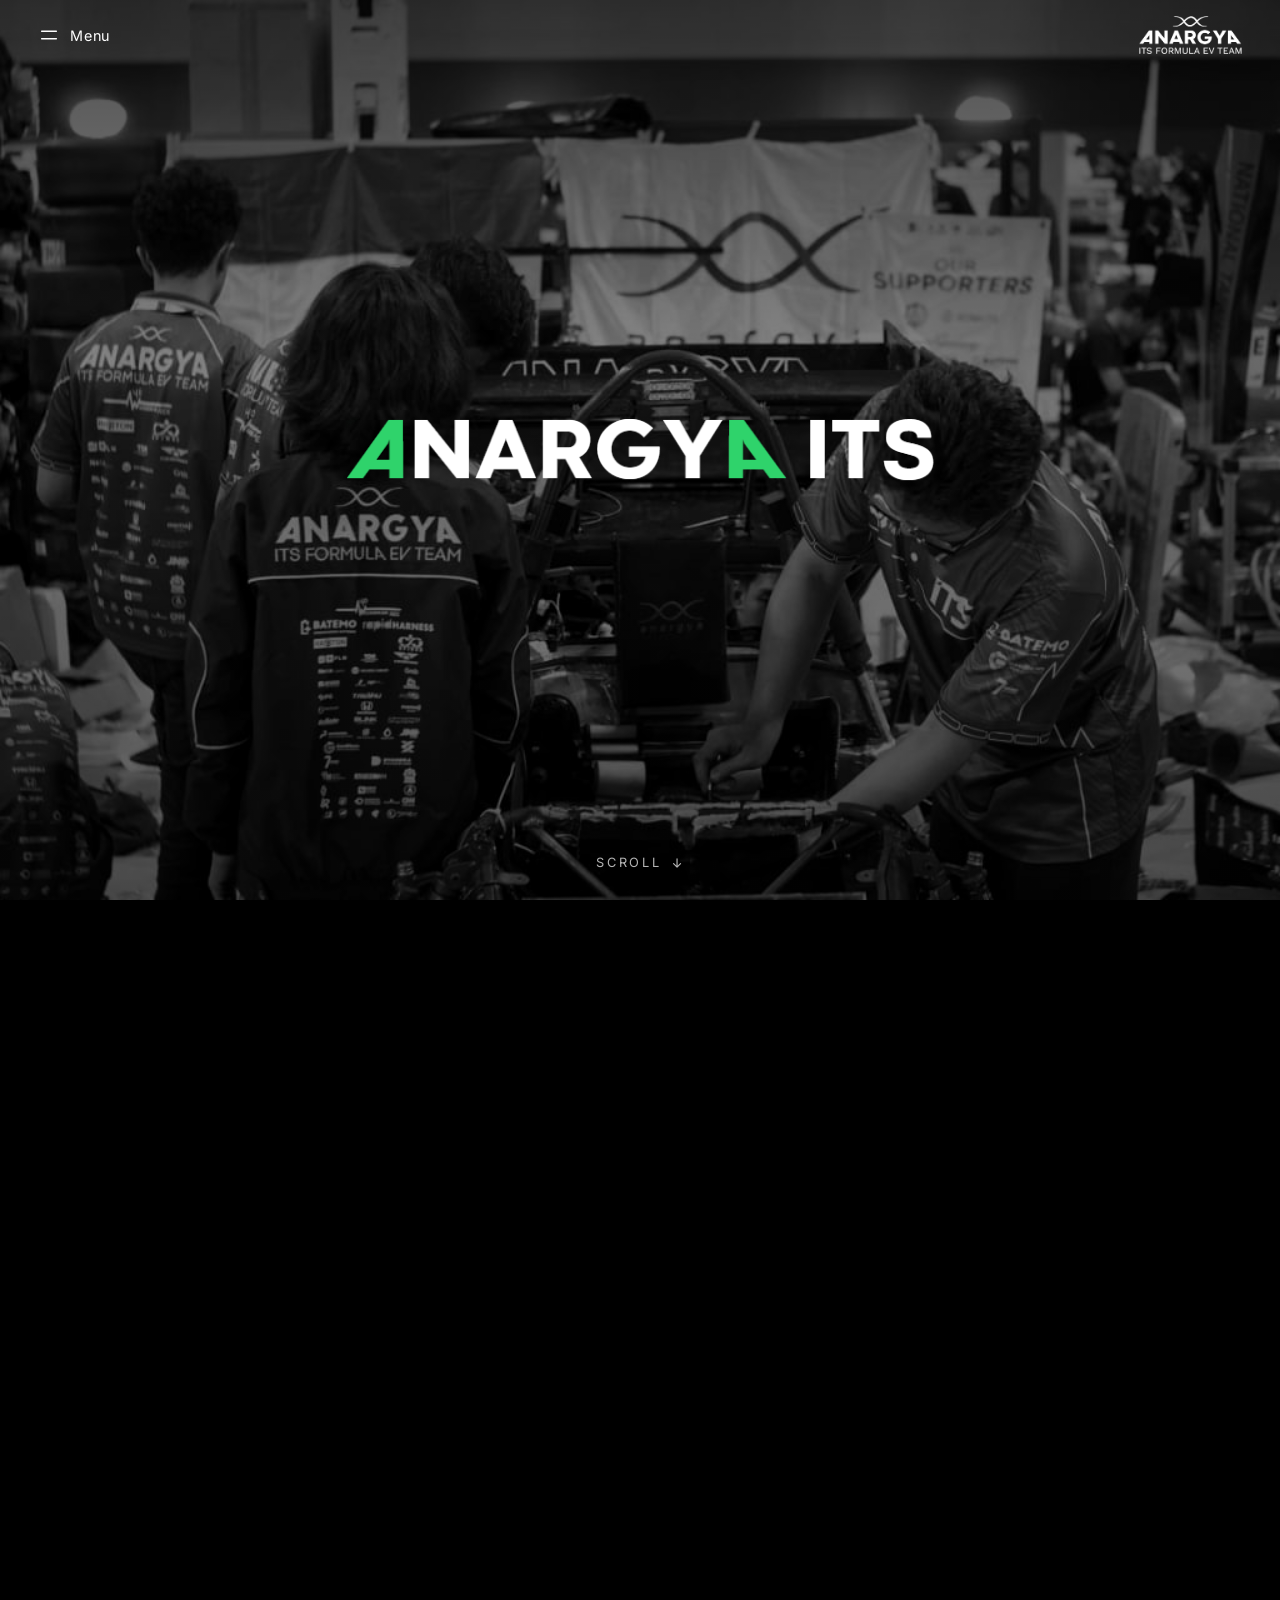
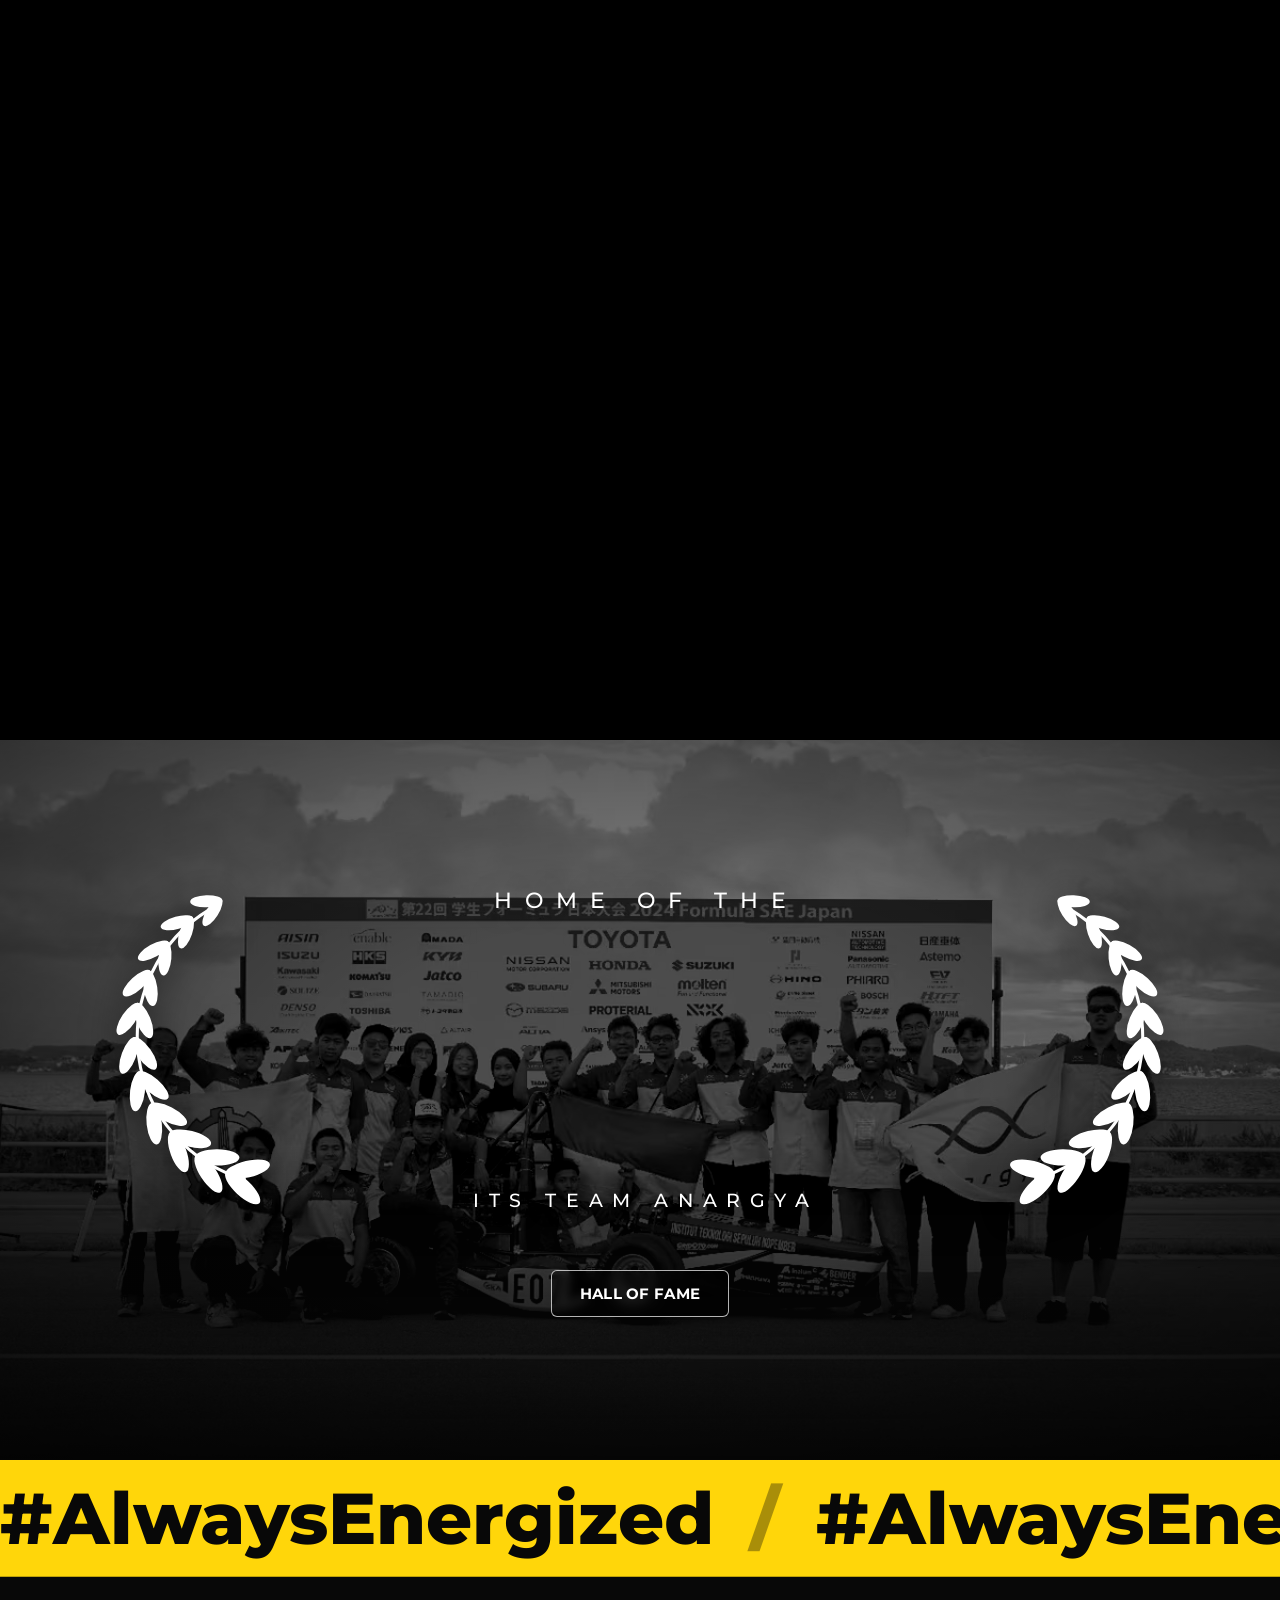
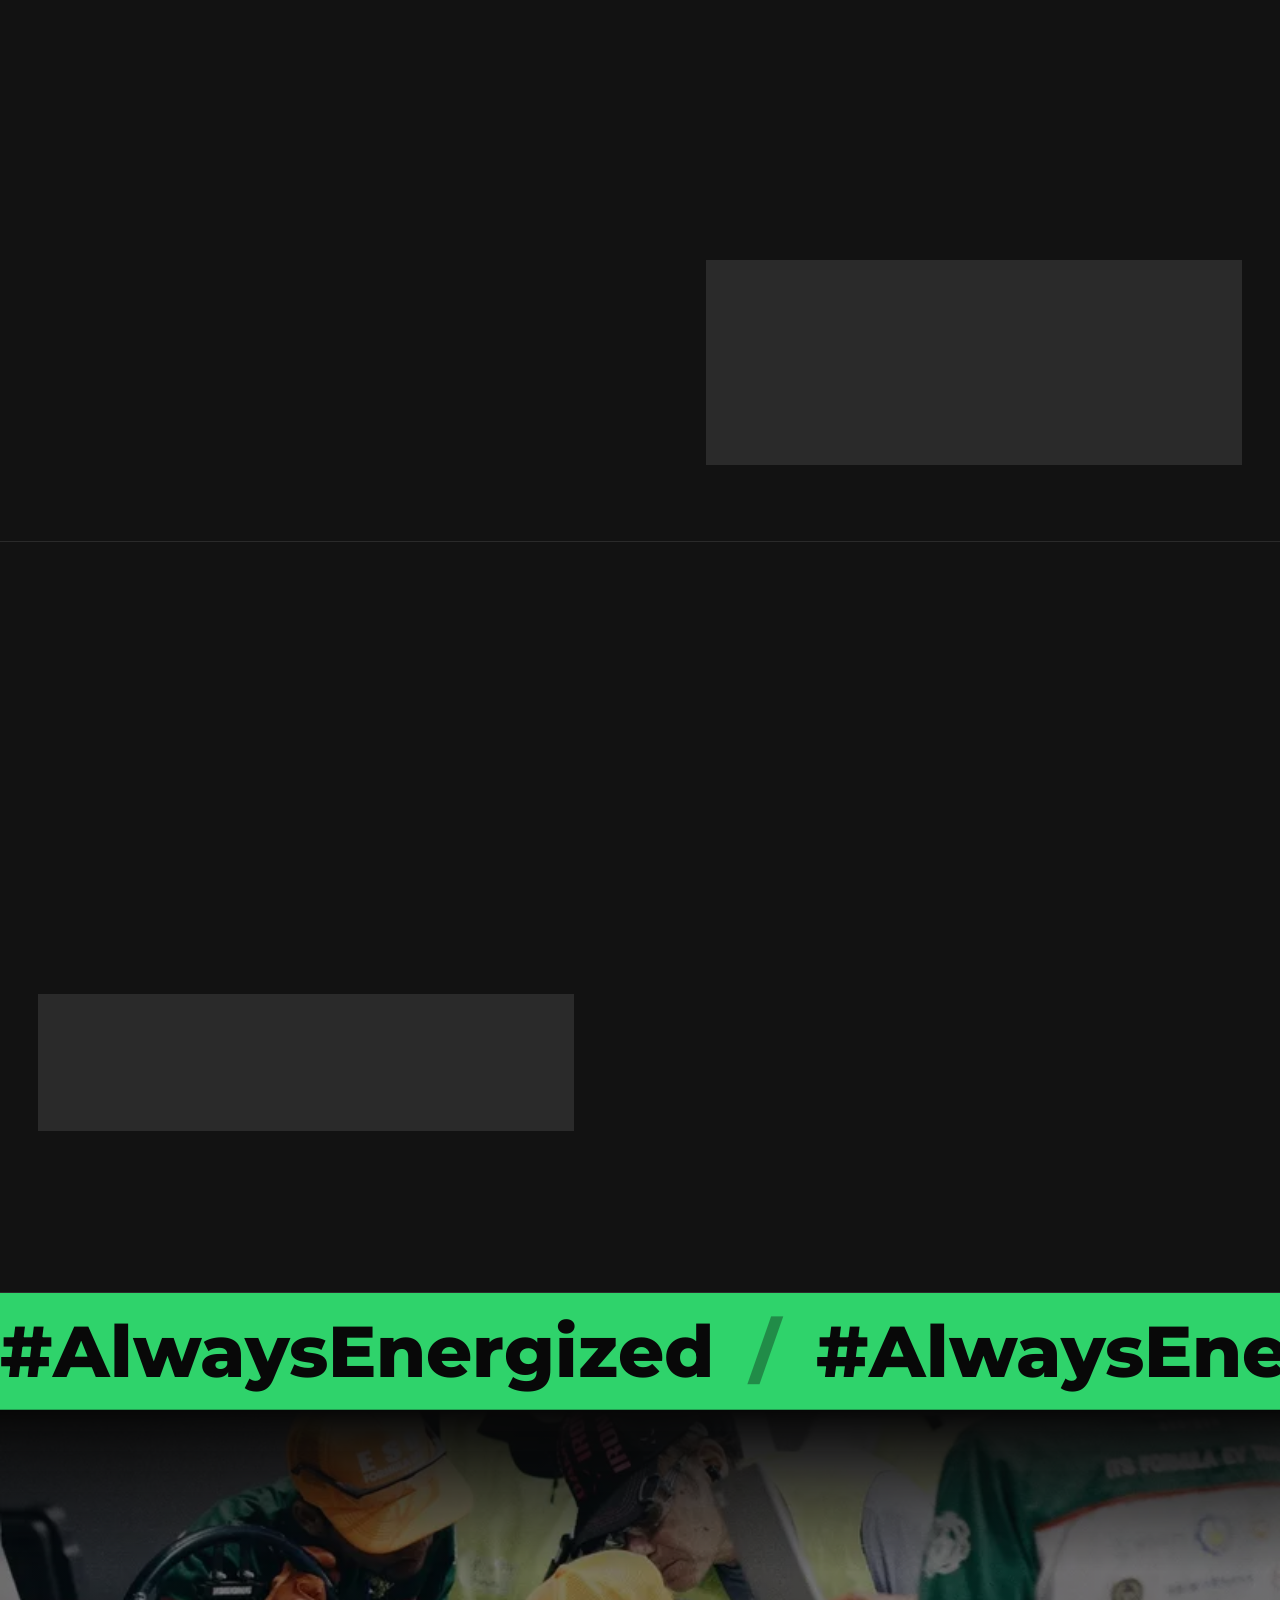
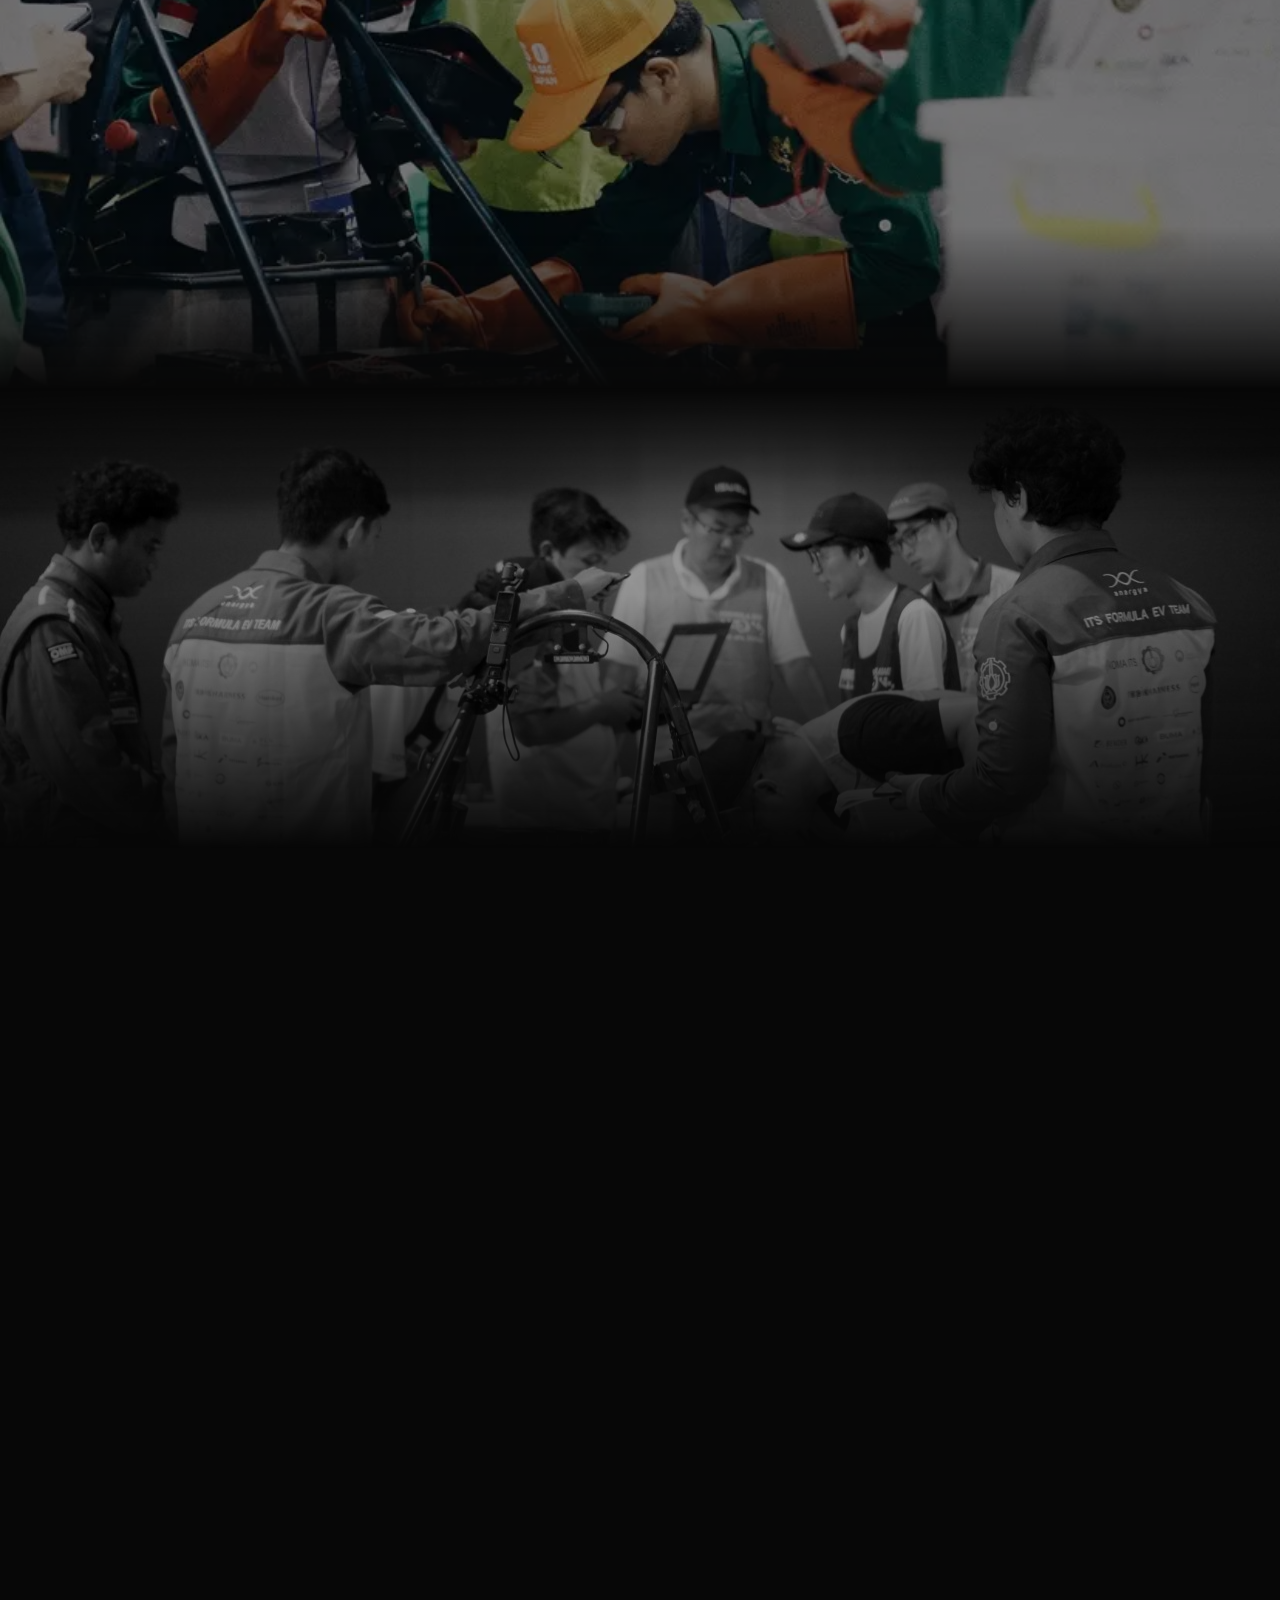
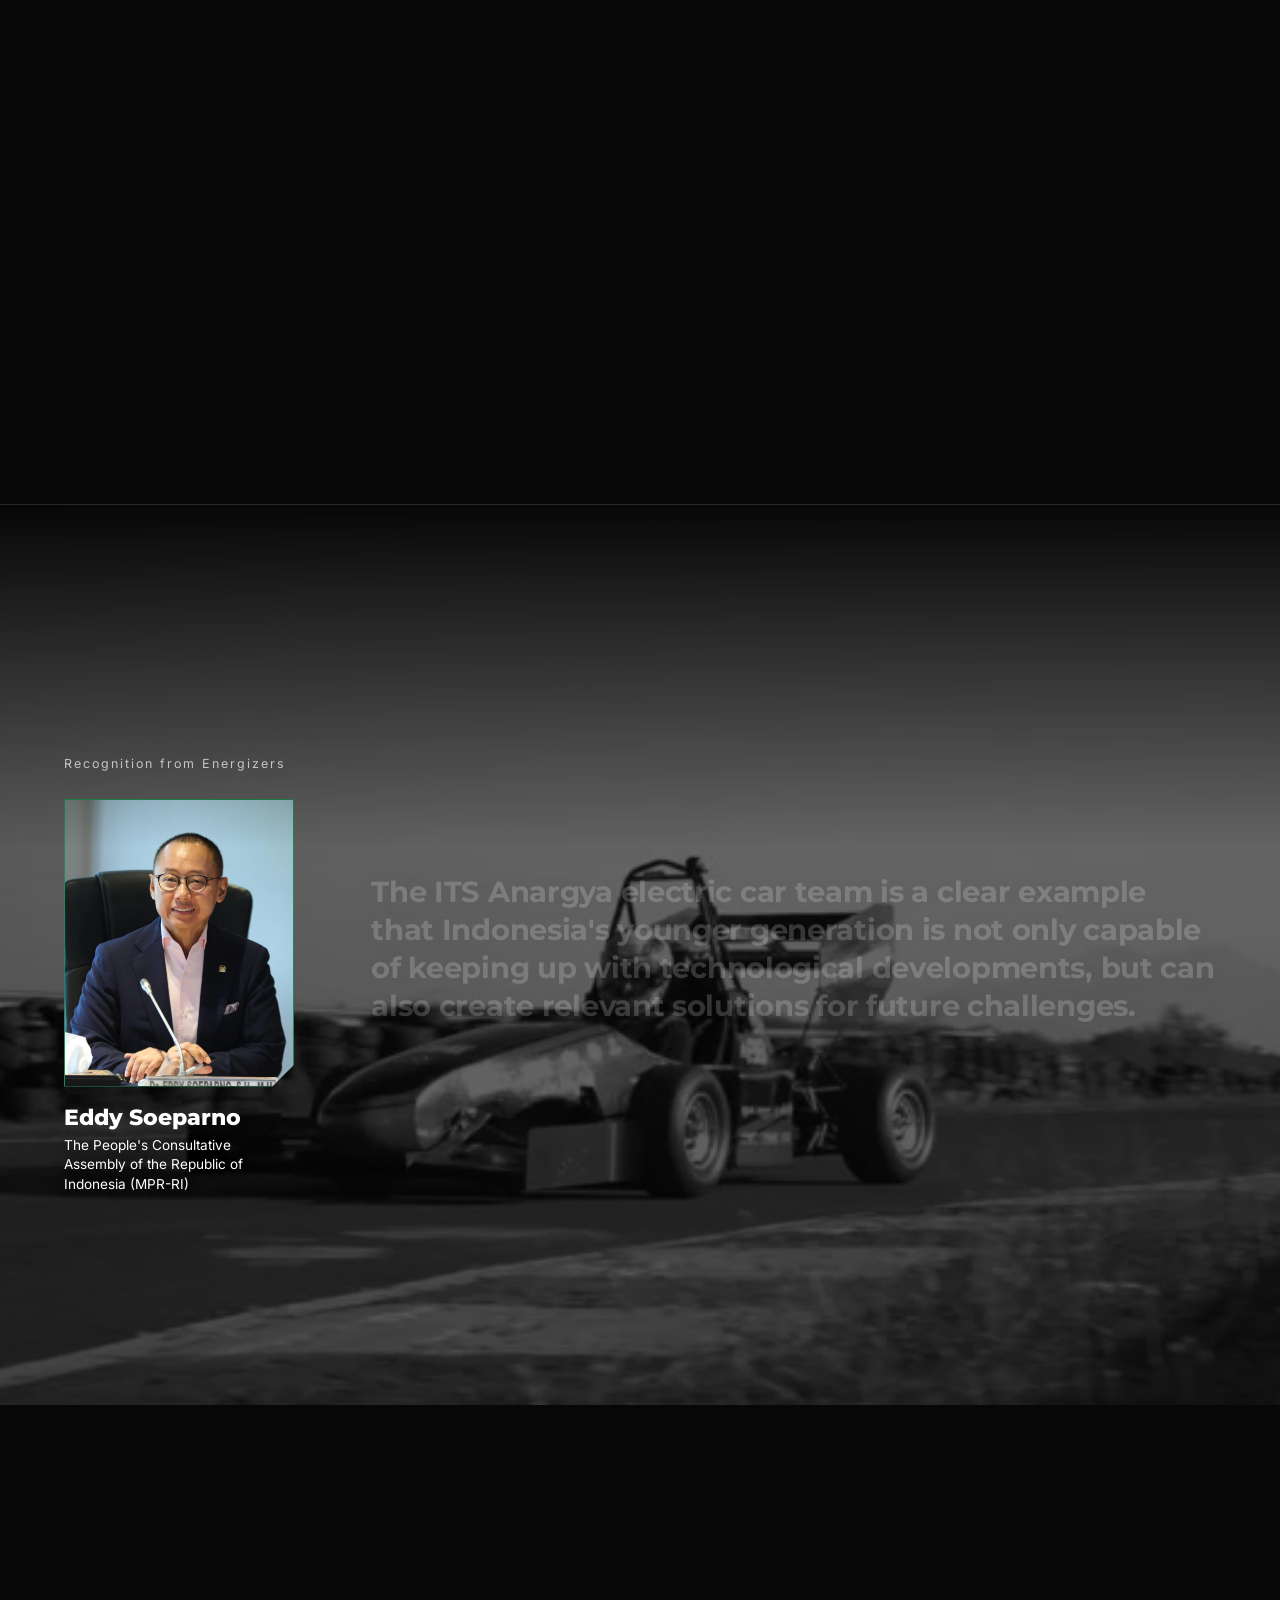
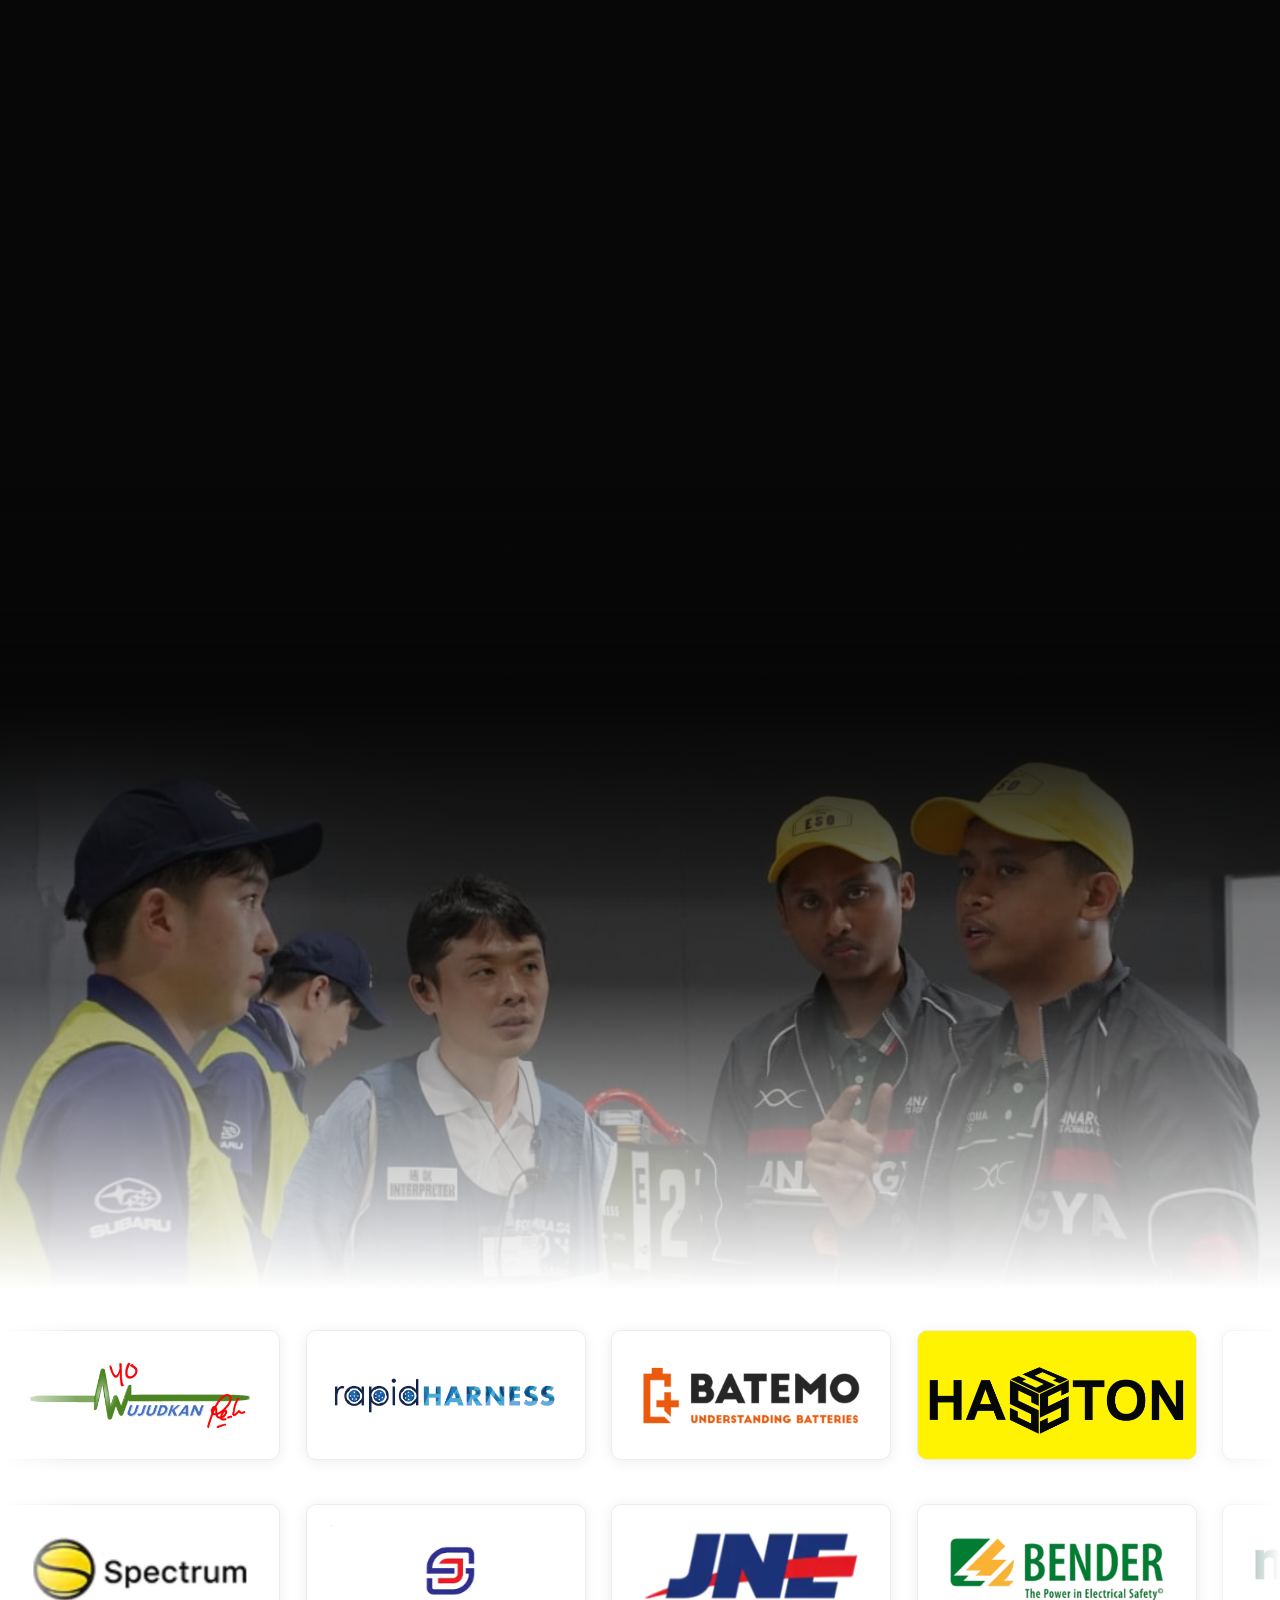
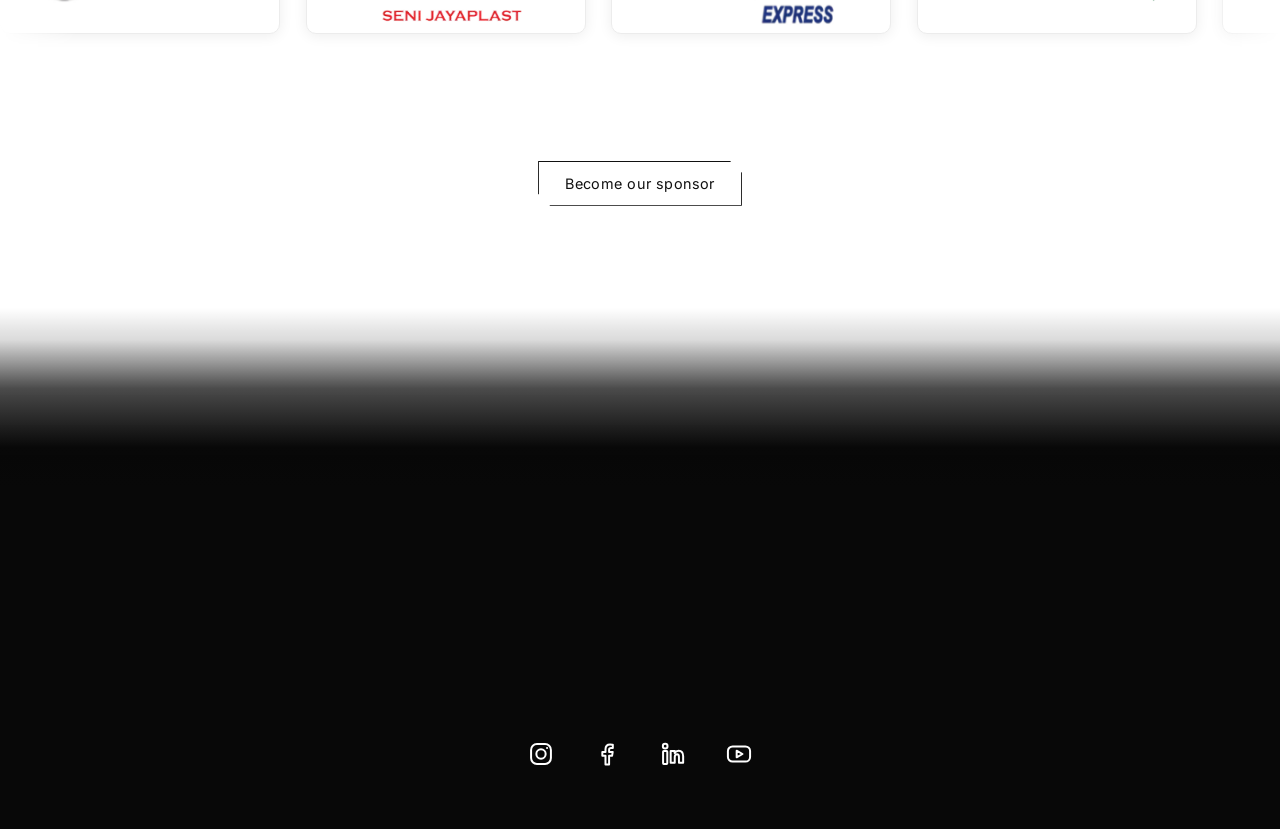
<file: anargya-supabase/special task/index.html>
<!DOCTYPE html>
<html lang="en">
<head>
  <meta charset="UTF-8">
  <meta name="viewport" content="width=device-width, initial-scale=1">
  <title>Anargya ITS EV Team</title>
  <link rel="apple-touch-icon" href="assets/icons/icon-192.png">
  <link rel="preconnect" href="https://fonts.googleapis.com">
  <link rel="preconnect" href="https://fonts.gstatic.com" crossorigin>
  <link href="https://fonts.googleapis.com/css2?family=Inter:wght@400;500;600&family=Montserrat:wght@300;500;700;800&display=swap" rel="stylesheet">
  <link rel="stylesheet" href="style.css">
  <link rel="stylesheet" href="logo.css">
  <link rel="stylesheet" href="sponsors.css">
  <link rel="stylesheet" href="socials.css">
  <link rel="stylesheet" href="footer-wordmark.css">
  <link rel="stylesheet" href="ach-hero.css">
  <link rel="stylesheet" href="loader.css">
  <link rel="manifest" href="manifest.json">
<meta name="theme-color" content="#000000">
</head>
<body>

<svg width="0" height="0" style="position:absolute" aria-hidden="true"><defs><g id="lbranch"><g fill="currentColor"><ellipse cx="78.5" cy="180.2" rx="4.4" ry="12.0" transform="rotate(133.0 78.5 180.2)"/><ellipse cx="81.1" cy="170.5" rx="4.4" ry="12.0" transform="rotate(77.0 81.1 170.5)"/><ellipse cx="60.5" cy="172.8" rx="4.3" ry="11.7" transform="rotate(146.5 60.5 172.8)"/><ellipse cx="65.1" cy="164.3" rx="4.3" ry="11.7" transform="rotate(90.5 65.1 164.3)"/><ellipse cx="44.7" cy="161.4" rx="4.2" ry="11.3" transform="rotate(160.0 44.7 161.4)"/><ellipse cx="50.9" cy="154.5" rx="4.2" ry="11.3" transform="rotate(104.0 50.9 154.5)"/><ellipse cx="32.0" cy="146.7" rx="4.0" ry="10.9" transform="rotate(173.5 32.0 146.7)"/><ellipse cx="39.4" cy="141.6" rx="4.0" ry="10.9" transform="rotate(117.5 39.4 141.6)"/><ellipse cx="23.2" cy="129.5" rx="3.9" ry="10.6" transform="rotate(187.0 23.2 129.5)"/><ellipse cx="31.2" cy="126.4" rx="3.9" ry="10.6" transform="rotate(131.0 31.2 126.4)"/><ellipse cx="18.6" cy="110.7" rx="3.8" ry="10.2" transform="rotate(200.5 18.6 110.7)"/><ellipse cx="26.8" cy="109.6" rx="3.8" ry="10.2" transform="rotate(144.5 26.8 109.6)"/><ellipse cx="18.5" cy="91.4" rx="3.7" ry="9.9" transform="rotate(214.0 18.5 91.4)"/><ellipse cx="26.4" cy="92.3" rx="3.7" ry="9.9" transform="rotate(158.0 26.4 92.3)"/><ellipse cx="22.9" cy="72.7" rx="3.6" ry="9.6" transform="rotate(227.5 22.9 72.7)"/><ellipse cx="30.0" cy="75.2" rx="3.6" ry="9.6" transform="rotate(171.5 30.0 75.2)"/><ellipse cx="31.6" cy="55.6" rx="3.4" ry="9.2" transform="rotate(241.0 31.6 55.6)"/><ellipse cx="37.6" cy="59.5" rx="3.4" ry="9.2" transform="rotate(185.0 37.6 59.5)"/><ellipse cx="44.0" cy="40.9" rx="3.3" ry="8.9" transform="rotate(254.5 44.0 40.9)"/><ellipse cx="48.7" cy="45.9" rx="3.3" ry="8.9" transform="rotate(198.5 48.7 45.9)"/><ellipse cx="59.4" cy="29.6" rx="3.2" ry="8.5" transform="rotate(268.0 59.4 29.6)"/><ellipse cx="62.6" cy="35.3" rx="3.2" ry="8.5" transform="rotate(212.0 62.6 35.3)"/></g><path d="M80 176A78 78 0 0 1 61 34" fill="none" stroke="currentColor" stroke-width="1.6"/></g><symbol id="laurel" viewBox="0 0 200 200"><use href="#lbranch"/><use href="#lbranch" transform="translate(200 0) scale(-1 1)"/></symbol></defs></svg>

<header class="top" id="top">
  <button class="menu-btn" id="menuBtn" aria-label="Open menu" aria-expanded="false">
    <svg width="22" height="22" viewBox="0 0 24 24" fill="none" stroke="currentColor" stroke-width="1.6" stroke-linecap="round"><path d="M4 8h16M4 16h16"/></svg>
    <span>Menu</span>
  </button>
  <a class="logo" href="#home" aria-label="Anargya home">
    <img src="assets/logo-anargya.png" alt="Anargya ITS Formula EV Team">
  </a>
</header>

<section class="hero2" id="home">
  <div class="hero2-pin">
    <div class="hero2-bg a"></div>
    <div class="hero2-bg b"></div>
    <div class="hero2-shade"></div>

    <div class="hero2-mark"><h1 class="logo-title" aria-label="Anargya ITS"><span class="l l1 g" aria-hidden="true"></span><span class="l l2" aria-hidden="true"></span><span class="l l3" aria-hidden="true"></span><span class="l l4" aria-hidden="true"></span><span class="l l5" aria-hidden="true"></span><span class="l l6" aria-hidden="true"></span><span class="l l7 g" aria-hidden="true"></span><span class="l l8" aria-hidden="true"></span><span class="l l9" aria-hidden="true"></span><span class="l l10" aria-hidden="true"></span></h1></div>
    <div class="hero2-cue" aria-hidden="true">Scroll <svg width="14" height="14" viewBox="0 0 24 24" fill="none" stroke="currentColor" stroke-width="2" stroke-linecap="round" stroke-linejoin="round"><path d="M12 5v14M6 13l6 6 6-6"/></svg></div>

    <div class="hero2-story">
      <h2 class="hero2-box cham">Electric Formula Research Team</h2>
      <p>Anargya is the student research and development team of Institut Teknologi Sepuluh Nopember (ITS) Surabaya. We design, build, and race electric formula cars, and have represented Indonesia at FSAE Japan, FSAE Australasia, and Formula Bharat.</p>
    </div>
  </div>
</section>

<main>
  <section class="ach-top ach-top--home" id="podium">
    <div class="ach-top-bg" style="--img:url(assets/ach/hero.jpg)"></div>

    <div class="ach-top-inner">
      <svg class="ach-laurel ach-laurel--l" viewBox="4 20 92 175" preserveAspectRatio="xMidYMid meet" aria-hidden="true" focusable="false"><use href="#lbranch"/></svg>

      <div class="ach-top-text">
        <span class="ach-eyebrow">Home of the</span>
        <h2 class="ach-big">Podium<br>Finishers</h2>
        <span class="ach-sub">ITS Team Anargya</span>
      </div>

      <svg class="ach-laurel ach-laurel--r" viewBox="4 20 92 175" preserveAspectRatio="xMidYMid meet" aria-hidden="true" focusable="false"><use href="#lbranch"/></svg>
    </div>

    <a class="ach-cta" href="achievements.html">Hall of Fame</a>
  </section>

  <div class="marquee y" aria-hidden="true"><div class="mq-track"><span>#AlwaysEnergized</span><span class="dot">/</span><span>#AlwaysEnergized</span><span class="dot">/</span><span>#AlwaysEnergized</span><span class="dot">/</span><span>#AlwaysEnergized</span><span class="dot">/</span><span>#AlwaysEnergized</span><span class="dot">/</span><span>#AlwaysEnergized</span><span class="dot">/</span><span>#AlwaysEnergized</span><span class="dot">/</span><span>#AlwaysEnergized</span><span class="dot">/</span><span>#AlwaysEnergized</span><span class="dot">/</span><span>#AlwaysEnergized</span><span class="dot">/</span><span>#AlwaysEnergized</span><span class="dot">/</span><span>#AlwaysEnergized</span></div></div>

  <section class="grid" id="explore">
    <a class="tile" href="achievements.html" style="--bg:#161616;--img:url(assets/grid/achievements.jpg)"><small>Achievements</small><h3>Overall winner<br>Pi-EV 2024</h3><span class="disc">Discover<i class="circ"><svg width="16" height="16" viewBox="0 0 24 24" fill="none" stroke="currentColor" stroke-width="2.4" stroke-linecap="round" stroke-linejoin="round"><path d="M9 5l7 7-7 7"/></svg></i></span></a>
    <a class="tile" href="about.html#team" style="--bg:#101b17;--img:url(assets/grid/team.jpg)"><small>Team</small><h3>Meet the team</h3><span class="disc">Discover<i class="circ"><svg width="16" height="16" viewBox="0 0 24 24" fill="none" stroke="currentColor" stroke-width="2.4" stroke-linecap="round" stroke-linejoin="round"><path d="M9 5l7 7-7 7"/></svg></i></span></a>
    <a class="tile" href="academy.html" style="--bg:#1a1a18;--img:url(assets/grid/academy.jpg)"><small>Program</small><h3>Anargya Academy</h3><span class="disc">Discover<i class="circ"><svg width="16" height="16" viewBox="0 0 24 24" fill="none" stroke="currentColor" stroke-width="2.4" stroke-linecap="round" stroke-linejoin="round"><path d="M9 5l7 7-7 7"/></svg></i></span></a>
    <a class="tile" href="shop.html" style="--bg:#0b1f18;--img:url(assets/grid/shop.jpg)"><small>Merchandise</small><h3>Official shop</h3><span class="disc">Discover<i class="circ"><svg width="16" height="16" viewBox="0 0 24 24" fill="none" stroke="currentColor" stroke-width="2.4" stroke-linecap="round" stroke-linejoin="round"><path d="M9 5l7 7-7 7"/></svg></i></span></a>
    <a class="tile" href="https://fund.anargyaits.com/" style="--bg:#141414;--img:url(assets/grid/crowdfunding.jpg)"><small>Support us</small><h3>Crowdfunding</h3><span class="disc">Discover<i class="circ"><svg width="16" height="16" viewBox="0 0 24 24" fill="none" stroke="currentColor" stroke-width="2.4" stroke-linecap="round" stroke-linejoin="round"><path d="M9 5l7 7-7 7"/></svg></i></span></a>
    <a class="tile" href="news.html" style="--bg:#0e2b21;--img:url(assets/grid/news.jpg)"><small>News</small><h3>Latest stories</h3><span class="disc">Discover<i class="circ"><svg width="16" height="16" viewBox="0 0 24 24" fill="none" stroke="currentColor" stroke-width="2.4" stroke-linecap="round" stroke-linejoin="round"><path d="M9 5l7 7-7 7"/></svg></i></span></a>
  </section>

  <section class="car" id="cars" style="--ac:#19a574;--ac2:#3ddc9e;--glow:rgba(25,165,116,.35)">
    <h2 class="car-title cham">MARK 5.0</h2>
    <div class="car-grid">
      <div class="carstage"><div class="glow"></div><img class="carimg" src="assets/mark5.png" alt="Anargya Formula EV Mark 5.0"><div class="ground"></div></div>
      <div class="carinfo">
        <span class="comp">Formula EV &nbsp;|&nbsp; FSAE Australasia 2025</span>
        <h3>About the car</h3>
        <p>Mark 5.0 is Anargya's fifth-generation Formula EV, launched on 28 November 2025 to race at Calder Park Raceway in Australia. Development focused on the powertrain: an Emrax 208 Medium Voltage motor paired with a lithium-ion battery, built on a tubular space-frame chassis.</p>
        <dl class="specs"><div><dt>Weight</dt><dd>220 kg</dd></div><div><dt>Power</dt><dd>80 kW</dd></div><div><dt>Battery</dt><dd>6.9 kWh</dd></div><div><dt>Top speed</dt><dd>120 km/h</dd></div><div><dt>Motor</dt><dd>Emrax 208 MV</dd></div><div><dt>Chassis</dt><dd>Tubular space frame</dd></div></dl>
      </div>
    </div>
  </section>

  <section class="car rev" id="mark6" style="--ac:#d4291f;--ac2:#ff5a4f;--glow:rgba(212,41,31,.35)">
    <h2 class="car-title cham">MARK 6.0</h2>
    <div class="car-grid">
      <div class="carstage"><div class="glow"></div><img class="carimg" src="assets/mark6.png" alt="Anargya Formula EV Mark 6.0"><div class="ground"></div></div>
      <div class="carinfo">
        <span class="comp">Formula EV &nbsp;|&nbsp; FSAE Japan 2026</span>
        <h3>About the car</h3>
        <p>Mark 6.0 is the newest generation, developed with a more mature design and modelling approach. It raced as car E21 at FSAE Japan 2026 in Aichi Sky Expo, and supports clean energy, industry innovation, and climate action goals.</p>
        <dl class="specs"><div><dt>Debut</dt><dd>FSAE Japan 2026</dd></div><div><dt>Car number</dt><dd>E21</dd></div><div><dt>Awards</dt><dd>3 titles</dd></div><div><dt>Grand launch</dt><dd>26 Jun 2026</dd></div></dl>
        <ul class="wins"><li>1st Place, Three-View Drawing Awards (EV)</li><li>2nd Place, MathWorks Modelling Awards (EV)</li><li>2nd Place, PR Awards</li></ul>
      </div>
    </div>
  </section>

  <div class="marquee" aria-hidden="true"><div class="mq-track"><span>#AlwaysEnergized</span><span class="dot">/</span><span>#AlwaysEnergized</span><span class="dot">/</span><span>#AlwaysEnergized</span><span class="dot">/</span><span>#AlwaysEnergized</span><span class="dot">/</span><span>#AlwaysEnergized</span><span class="dot">/</span><span>#AlwaysEnergized</span><span class="dot">/</span><span>#AlwaysEnergized</span><span class="dot">/</span><span>#AlwaysEnergized</span><span class="dot">/</span><span>#AlwaysEnergized</span><span class="dot">/</span><span>#AlwaysEnergized</span><span class="dot">/</span><span>#AlwaysEnergized</span><span class="dot">/</span><span>#AlwaysEnergized</span></div></div>

  <section class="stats" id="about">
    <div><b>2018</b><span>Team founded</span></div>
    <div><b>10th</b><span>Best EV, FSAE Japan 2019</span></div>
    <div><b class="gr">1st</b><span>Overall, Formula Bharat Pi-EV 2024</span></div>
  </section>

  <section class="hof" id="achievements">
    <h2 class="car-title cham">Hall of Fame</h2>
    <p class="hof-sub">Awards collected at FSAE Japan, Formula Bharat Pi-EV, and the competitions in between.</p>
    <div class="badges">
      <div class="badge hl"><svg viewBox="0 0 200 200" aria-hidden="true"><use href="#laurel"/></svg><div class="badge-txt"><b>1st</b><strong>Three-View Drawing Awards (EV)</strong><em>FSAE Japan 2026</em></div></div>
      <div class="badge"><svg viewBox="0 0 200 200" aria-hidden="true"><use href="#laurel"/></svg><div class="badge-txt"><b>2nd</b><strong>MathWorks Modelling Awards (EV)</strong><em>FSAE Japan 2026</em></div></div>
      <div class="badge"><svg viewBox="0 0 200 200" aria-hidden="true"><use href="#laurel"/></svg><div class="badge-txt"><b>2nd</b><strong>PR Awards</strong><em>FSAE Japan 2026</em></div></div>
      <div class="badge hl"><svg viewBox="0 0 200 200" aria-hidden="true"><use href="#laurel"/></svg><div class="badge-txt"><b class="w">Winner</b><strong>PR Awards</strong><em>FSAE Japan 2025</em></div></div>
      <div class="badge"><svg viewBox="0 0 200 200" aria-hidden="true"><use href="#laurel"/></svg><div class="badge-txt"><b>2nd</b><strong>Presentation Event</strong><em>FSAE Japan 2025</em></div></div>
      <div class="badge hl"><svg viewBox="0 0 200 200" aria-hidden="true"><use href="#laurel"/></svg><div class="badge-txt"><b>1st</b><strong>Overall Winner</strong><em>Pi-EV 2024</em></div></div>
      <div class="badge hl"><svg viewBox="0 0 200 200" aria-hidden="true"><use href="#laurel"/></svg><div class="badge-txt"><b>1st</b><strong>South East Asian Team Ranking</strong><em>FSAE Japan 2024</em></div></div>
      <div class="badge"><svg viewBox="0 0 200 200" aria-hidden="true"><use href="#laurel"/></svg><div class="badge-txt"><b>2nd</b><strong>EV Class Ranking (Overseas Team)</strong><em>FSAE Japan 2024</em></div></div>
      <div class="badge"><svg viewBox="0 0 200 200" aria-hidden="true"><use href="#laurel"/></svg><div class="badge-txt"><b>3rd</b><strong>Presentation Event</strong><em>FSAE Japan 2024</em></div></div>
      <div class="badge"><svg viewBox="0 0 200 200" aria-hidden="true"><use href="#laurel"/></svg><div class="badge-txt"><b>2nd</b><strong>EV Class Ranking (Overseas Team)</strong><em>FSAE Japan 2023</em></div></div>
      <div class="badge"><svg viewBox="0 0 200 200" aria-hidden="true"><use href="#laurel"/></svg><div class="badge-txt"><b>3rd</b><strong>Presentation Event</strong><em>FSAE Japan 2023</em></div></div>
      <div class="badge"><svg viewBox="0 0 200 200" aria-hidden="true"><use href="#laurel"/></svg><div class="badge-txt"><b>3rd</b><strong>Best Vehicle Drawing</strong><em>FSAE Japan 2023</em></div></div>
      <div class="badge"><svg viewBox="0 0 200 200" aria-hidden="true"><use href="#laurel"/></svg><div class="badge-txt"><b>7th</b><strong>EV Class Ranking (Overseas Team)</strong><em>FSAE Japan 2023</em></div></div>
    </div>
    <a class="btn cham hof-cta" href="achievements.html">View all achievements &nbsp;<svg width="16" height="16" viewBox="0 0 24 24" fill="none" stroke="currentColor" stroke-width="2" stroke-linecap="round" stroke-linejoin="round"><path d="M5 12h14M13 6l6 6-6 6"/></svg></a>
  </section>

  <section class="voices" id="voices">
    <div class="voice">
      <div class="voice-pin">
        <svg class="v-deco" viewBox="0 0 60 26" aria-hidden="true"><path d="M2 22C14 22 18 4 30 4S46 22 58 22"/><path d="M2 4C14 4 18 22 30 22S46 4 58 4"/></svg>
        <small class="v-eyebrow">Recognition from Energizers</small>
        <div class="v-grid">
          <figure class="v-person">
            <div class="v-photo" style="--img:url(assets/voices/eddy-soeparno.jpg)"></div>
            <figcaption><b>Eddy Soeparno</b><span>The People's Consultative Assembly of the Republic of Indonesia (MPR-RI)</span></figcaption>
          </figure>
          <div class="v-text">
            <blockquote class="v-quote">The ITS Anargya electric car team is a clear example that Indonesia's younger generation is not only capable of keeping up with technological developments, but can also create relevant solutions for future challenges.</blockquote>
            <p class="v-id" lang="id">Tim mobil listrik ITS Anargya menjadi contoh nyata bahwa generasi muda Indonesia tidak hanya mampu mengikuti perkembangan teknologi, tetapi juga dapat menciptakan solusi yang relevan untuk tantangan masa depan.</p>
          </div>
        </div>
        <div class="v-bar"></div>
      </div>
    </div>
  </section>

  <section class="sp-section" id="sponsors">
    <div class="sp-hero" style="--img:url(assets/sponsors/sponsors-hero.jpg)">
      <h2 class="car-title cham">Our Sponsors</h2>
      <p>Thank you for powering #AlwaysEnergized. Every partner below helps us design, build, and race the next Anargya car.</p>
    </div>
    <div class="sp-wrap">
      <div class="sp-row">
      <div class="sp-track">
        <div class="sp-card"><img src="assets/sponsors/wujudkan.png" alt="Wujudkan" loading="lazy" draggable="false" onerror="this.parentNode.classList.add('no-img');this.remove()"><span class="sp-name">Wujudkan</span></div>
        <div class="sp-card"><img src="assets/sponsors/rapid-harness.png" alt="rapidHarness" loading="lazy" draggable="false" onerror="this.parentNode.classList.add('no-img');this.remove()"><span class="sp-name">rapidHarness</span></div>
        <div class="sp-card"><img src="assets/sponsors/batemo.png" alt="Batemo" loading="lazy" draggable="false" onerror="this.parentNode.classList.add('no-img');this.remove()"><span class="sp-name">Batemo</span></div>
        <div class="sp-card sp-card--yellow"><img src="assets/sponsors/hasston.png" alt="Hasston" loading="lazy" draggable="false" onerror="this.parentNode.classList.add('no-img');this.remove()"><span class="sp-name">Hasston</span></div>
        <div class="sp-card"><img src="assets/sponsors/spindo.png" alt="Spindo" loading="lazy" draggable="false" onerror="this.parentNode.classList.add('no-img');this.remove()"><span class="sp-name">Spindo</span></div>
        <div class="sp-card"><img src="assets/sponsors/pln.png" alt="PLN" loading="lazy" draggable="false" onerror="this.parentNode.classList.add('no-img');this.remove()"><span class="sp-name">PLN</span></div>
        <div class="sp-card"><img src="assets/sponsors/tdr.png" alt="TDR High Performance Technology" loading="lazy" draggable="false" onerror="this.parentNode.classList.add('no-img');this.remove()"><span class="sp-name">TDR High Performance Technology</span></div>
        <div class="sp-card"><img src="assets/sponsors/ran-andalan.png" alt="PT RAN Andalan Indonesia" loading="lazy" draggable="false" onerror="this.parentNode.classList.add('no-img');this.remove()"><span class="sp-name">PT RAN Andalan Indonesia</span></div>
        <div class="sp-card"><img src="assets/sponsors/wilson-cables.png" alt="Wilson Cables" loading="lazy" draggable="false" onerror="this.parentNode.classList.add('no-img');this.remove()"><span class="sp-name">Wilson Cables</span></div>
        <div class="sp-card"><img src="assets/sponsors/507-power.png" alt="507 Power" loading="lazy" draggable="false" onerror="this.parentNode.classList.add('no-img');this.remove()"><span class="sp-name">507 Power</span></div>
        <div class="sp-card"><img src="assets/sponsors/honda.png" alt="Honda" loading="lazy" draggable="false" onerror="this.parentNode.classList.add('no-img');this.remove()"><span class="sp-name">Honda</span></div>
        <div class="sp-card"><img src="assets/sponsors/blink-car-studio.png" alt="Blink Car Studio" loading="lazy" draggable="false" onerror="this.parentNode.classList.add('no-img');this.remove()"><span class="sp-name">Blink Car Studio</span></div>
        <div class="sp-card"><img src="assets/sponsors/pertamina-nre.png" alt="Pertamina New &amp; Renewable Energy" loading="lazy" draggable="false" onerror="this.parentNode.classList.add('no-img');this.remove()"><span class="sp-name">Pertamina New &amp; Renewable Energy</span></div>
        <div class="sp-card"><img src="assets/sponsors/grab.png" alt="Grab" loading="lazy" draggable="false" onerror="this.parentNode.classList.add('no-img');this.remove()"><span class="sp-name">Grab</span></div>
        <div class="sp-card"><img src="assets/sponsors/dc-suspension.png" alt="DC Suspension" loading="lazy" draggable="false" onerror="this.parentNode.classList.add('no-img');this.remove()"><span class="sp-name">DC Suspension</span></div>
        <!-- salinan untuk loop mulus -->
        <div class="sp-card"><img src="assets/sponsors/wujudkan.png" alt="" loading="lazy" draggable="false" onerror="this.parentNode.classList.add('no-img');this.remove()"><span class="sp-name">Wujudkan</span></div>
        <div class="sp-card"><img src="assets/sponsors/rapid-harness.png" alt="" loading="lazy" draggable="false" onerror="this.parentNode.classList.add('no-img');this.remove()"><span class="sp-name">rapidHarness</span></div>
        <div class="sp-card"><img src="assets/sponsors/batemo.png" alt="" loading="lazy" draggable="false" onerror="this.parentNode.classList.add('no-img');this.remove()"><span class="sp-name">Batemo</span></div>
        <div class="sp-card sp-card--yellow"><img src="assets/sponsors/hasston.png" alt="" loading="lazy" draggable="false" onerror="this.parentNode.classList.add('no-img');this.remove()"><span class="sp-name">Hasston</span></div>
        <div class="sp-card"><img src="assets/sponsors/spindo.png" alt="" loading="lazy" draggable="false" onerror="this.parentNode.classList.add('no-img');this.remove()"><span class="sp-name">Spindo</span></div>
        <div class="sp-card"><img src="assets/sponsors/pln.png" alt="" loading="lazy" draggable="false" onerror="this.parentNode.classList.add('no-img');this.remove()"><span class="sp-name">PLN</span></div>
        <div class="sp-card"><img src="assets/sponsors/tdr.png" alt="" loading="lazy" draggable="false" onerror="this.parentNode.classList.add('no-img');this.remove()"><span class="sp-name">TDR High Performance Technology</span></div>
        <div class="sp-card"><img src="assets/sponsors/ran-andalan.png" alt="" loading="lazy" draggable="false" onerror="this.parentNode.classList.add('no-img');this.remove()"><span class="sp-name">PT RAN Andalan Indonesia</span></div>
        <div class="sp-card"><img src="assets/sponsors/wilson-cables.png" alt="" loading="lazy" draggable="false" onerror="this.parentNode.classList.add('no-img');this.remove()"><span class="sp-name">Wilson Cables</span></div>
        <div class="sp-card"><img src="assets/sponsors/507-power.png" alt="" loading="lazy" draggable="false" onerror="this.parentNode.classList.add('no-img');this.remove()"><span class="sp-name">507 Power</span></div>
        <div class="sp-card"><img src="assets/sponsors/honda.png" alt="" loading="lazy" draggable="false" onerror="this.parentNode.classList.add('no-img');this.remove()"><span class="sp-name">Honda</span></div>
        <div class="sp-card"><img src="assets/sponsors/blink-car-studio.png" alt="" loading="lazy" draggable="false" onerror="this.parentNode.classList.add('no-img');this.remove()"><span class="sp-name">Blink Car Studio</span></div>
        <div class="sp-card"><img src="assets/sponsors/pertamina-nre.png" alt="" loading="lazy" draggable="false" onerror="this.parentNode.classList.add('no-img');this.remove()"><span class="sp-name">Pertamina New &amp; Renewable Energy</span></div>
        <div class="sp-card"><img src="assets/sponsors/grab.png" alt="" loading="lazy" draggable="false" onerror="this.parentNode.classList.add('no-img');this.remove()"><span class="sp-name">Grab</span></div>
        <div class="sp-card"><img src="assets/sponsors/dc-suspension.png" alt="" loading="lazy" draggable="false" onerror="this.parentNode.classList.add('no-img');this.remove()"><span class="sp-name">DC Suspension</span></div>
      </div>
      </div>
      <div class="sp-row rtl">
      <div class="sp-track">
        <div class="sp-card"><img src="assets/sponsors/spectrum.png" alt="Spectrum" loading="lazy" draggable="false" onerror="this.parentNode.classList.add('no-img');this.remove()"><span class="sp-name">Spectrum</span></div>
        <div class="sp-card"><img src="assets/sponsors/seni-jayaplast.png" alt="Seni Jayaplast" loading="lazy" draggable="false" onerror="this.parentNode.classList.add('no-img');this.remove()"><span class="sp-name">Seni Jayaplast</span></div>
        <div class="sp-card"><img src="assets/sponsors/jne.png" alt="JNE Express" loading="lazy" draggable="false" onerror="this.parentNode.classList.add('no-img');this.remove()"><span class="sp-name">JNE Express</span></div>
        <div class="sp-card"><img src="assets/sponsors/bender.png" alt="Bender" loading="lazy" draggable="false" onerror="this.parentNode.classList.add('no-img');this.remove()"><span class="sp-name">Bender</span></div>
        <div class="sp-card"><img src="assets/sponsors/memoji-studio.png" alt="Memoji Studio" loading="lazy" draggable="false" onerror="this.parentNode.classList.add('no-img');this.remove()"><span class="sp-name">Memoji Studio</span></div>
        <div class="sp-card"><img src="assets/sponsors/badak-lng.png" alt="Badak LNG" loading="lazy" draggable="false" onerror="this.parentNode.classList.add('no-img');this.remove()"><span class="sp-name">Badak LNG</span></div>
        <div class="sp-card"><img src="assets/sponsors/nexa-logistic.png" alt="Nexa Logistic" loading="lazy" draggable="false" onerror="this.parentNode.classList.add('no-img');this.remove()"><span class="sp-name">Nexa Logistic</span></div>
        <div class="sp-card"><img src="assets/sponsors/skkmigas-pgn-saka.png" alt="SKK Migas and PGN SAKA" loading="lazy" draggable="false" onerror="this.parentNode.classList.add('no-img');this.remove()"><span class="sp-name">SKK Migas and PGN SAKA</span></div>
        <div class="sp-card"><img src="assets/sponsors/tridiku.png" alt="Tridiku" loading="lazy" draggable="false" onerror="this.parentNode.classList.add('no-img');this.remove()"><span class="sp-name">Tridiku</span></div>
        <div class="sp-card"><img src="assets/sponsors/belkote.png" alt="Belkote" loading="lazy" draggable="false" onerror="this.parentNode.classList.add('no-img');this.remove()"><span class="sp-name">Belkote</span></div>
        <div class="sp-card"><img src="assets/sponsors/ipg.png" alt="IPG" loading="lazy" draggable="false" onerror="this.parentNode.classList.add('no-img');this.remove()"><span class="sp-name">IPG</span></div>
        <div class="sp-card"><img src="assets/sponsors/pj-graphics.png" alt="PJ Graphics" loading="lazy" draggable="false" onerror="this.parentNode.classList.add('no-img');this.remove()"><span class="sp-name">PJ Graphics</span></div>
        <div class="sp-card"><img src="assets/sponsors/vale.png" alt="Vale Indonesia" loading="lazy" draggable="false" onerror="this.parentNode.classList.add('no-img');this.remove()"><span class="sp-name">Vale Indonesia</span></div>
        <div class="sp-card"><img src="assets/sponsors/pcbway.png" alt="PCBWay" loading="lazy" draggable="false" onerror="this.parentNode.classList.add('no-img');this.remove()"><span class="sp-name">PCBWay</span></div>
        <!-- salinan untuk loop mulus -->
        <div class="sp-card"><img src="assets/sponsors/spectrum.png" alt="" loading="lazy" draggable="false" onerror="this.parentNode.classList.add('no-img');this.remove()"><span class="sp-name">Spectrum</span></div>
        <div class="sp-card"><img src="assets/sponsors/seni-jayaplast.png" alt="" loading="lazy" draggable="false" onerror="this.parentNode.classList.add('no-img');this.remove()"><span class="sp-name">Seni Jayaplast</span></div>
        <div class="sp-card"><img src="assets/sponsors/jne.png" alt="" loading="lazy" draggable="false" onerror="this.parentNode.classList.add('no-img');this.remove()"><span class="sp-name">JNE Express</span></div>
        <div class="sp-card"><img src="assets/sponsors/bender.png" alt="" loading="lazy" draggable="false" onerror="this.parentNode.classList.add('no-img');this.remove()"><span class="sp-name">Bender</span></div>
        <div class="sp-card"><img src="assets/sponsors/memoji-studio.png" alt="" loading="lazy" draggable="false" onerror="this.parentNode.classList.add('no-img');this.remove()"><span class="sp-name">Memoji Studio</span></div>
        <div class="sp-card"><img src="assets/sponsors/badak-lng.png" alt="" loading="lazy" draggable="false" onerror="this.parentNode.classList.add('no-img');this.remove()"><span class="sp-name">Badak LNG</span></div>
        <div class="sp-card"><img src="assets/sponsors/nexa-logistic.png" alt="" loading="lazy" draggable="false" onerror="this.parentNode.classList.add('no-img');this.remove()"><span class="sp-name">Nexa Logistic</span></div>
        <div class="sp-card"><img src="assets/sponsors/skkmigas-pgn-saka.png" alt="" loading="lazy" draggable="false" onerror="this.parentNode.classList.add('no-img');this.remove()"><span class="sp-name">SKK Migas and PGN SAKA</span></div>
        <div class="sp-card"><img src="assets/sponsors/tridiku.png" alt="" loading="lazy" draggable="false" onerror="this.parentNode.classList.add('no-img');this.remove()"><span class="sp-name">Tridiku</span></div>
        <div class="sp-card"><img src="assets/sponsors/belkote.png" alt="" loading="lazy" draggable="false" onerror="this.parentNode.classList.add('no-img');this.remove()"><span class="sp-name">Belkote</span></div>
        <div class="sp-card"><img src="assets/sponsors/ipg.png" alt="" loading="lazy" draggable="false" onerror="this.parentNode.classList.add('no-img');this.remove()"><span class="sp-name">IPG</span></div>
        <div class="sp-card"><img src="assets/sponsors/pj-graphics.png" alt="" loading="lazy" draggable="false" onerror="this.parentNode.classList.add('no-img');this.remove()"><span class="sp-name">PJ Graphics</span></div>
        <div class="sp-card"><img src="assets/sponsors/vale.png" alt="" loading="lazy" draggable="false" onerror="this.parentNode.classList.add('no-img');this.remove()"><span class="sp-name">Vale Indonesia</span></div>
        <div class="sp-card"><img src="assets/sponsors/pcbway.png" alt="" loading="lazy" draggable="false" onerror="this.parentNode.classList.add('no-img');this.remove()"><span class="sp-name">PCBWay</span></div>
      </div>
      </div>
      <div class="sp-cta">
        <p>Want to see your logo here?</p>
        <a class="btn cham" href="mailto:anargya.its@gmail.com?subject=Sponsorship%20inquiry">Become our sponsor</a>
      </div>
    </div>
  </section>
</main>

<footer class="foot" id="contact">
  <div class="giant" aria-label="Anargya" role="img"><span class="gl a1"></span><span class="gl mid"></span><span class="gl a2"></span></div>
  <nav><a href="#home">Home</a><a href="about.html">About</a><a href="#cars">Cars</a><a href="achievements.html">Achievements</a><a href="news.html">News</a><a href="academy.html">Academy</a><a href="shop.html">Shop</a><a href="#sponsors">Sponsors</a><a href="contact.html">Contact</a><a href="admin.html">Admin</a></nav>
  <div class="socials"><a href="https://www.instagram.com/anargya.its" target="_blank" rel="noopener" aria-label="Instagram" title="Instagram"><svg viewBox="0 0 24 24" aria-hidden="true"><rect x="3.5" y="3.5" width="17" height="17" rx="5"/><circle cx="12" cy="12" r="4"/><circle cx="17.2" cy="6.8" r="0.9" class="dot"/></svg></a><a href="https://www.facebook.com/anargya.its" target="_blank" rel="noopener" aria-label="Facebook" title="Facebook"><svg viewBox="0 0 24 24" aria-hidden="true"><path d="M13.8 21v-7.6h2.6l.5-3.2h-3.1V8.4c0-.9.4-1.6 1.7-1.6h1.5V4.1c-.3 0-1.2-.2-2.3-.2-2.4 0-4 1.5-4 4.1v2.2H8v3.2h2.7V21z"/></svg></a><a href="https://www.linkedin.com/company/anargya.its" target="_blank" rel="noopener" aria-label="LinkedIn" title="LinkedIn"><svg viewBox="0 0 24 24" aria-hidden="true"><rect x="3.5" y="9.5" width="3.6" height="11" rx=".6"/><circle cx="5.3" cy="5.3" r="2"/><path d="M10 9.5h3.4v1.6c.6-1.1 1.8-1.9 3.5-1.9 3.1 0 3.8 2 3.8 4.8v5.5h-3.6v-5c0-1.3-.3-2.3-1.6-2.3s-2 1-2 2.4v4.9H10z"/></svg></a><a href="https://www.youtube.com/@anargyaitsteam1003" target="_blank" rel="noopener" aria-label="YouTube" title="YouTube"><svg viewBox="0 0 24 24" aria-hidden="true"><rect x="2.5" y="5.5" width="19" height="13" rx="4"/><path d="M10 9.2v5.6l5-2.8z"/></svg></a></div>
  <p>anargya.its@gmail.com &nbsp;|&nbsp; Instagram @anargya.its</p>
  <button class="install-btn" type="button" hidden>Install app</button>
</footer>

<div class="menu" id="menu" aria-hidden="true">
  <nav>
    <a href="#home">Home</a>
    <a href="about.html">About</a>
    <a href="#cars">Cars</a>
    <a href="achievements.html">Achievements</a>
    <a href="news.html">News</a>
    <a href="academy.html">Academy</a>
    <a href="shop.html">Shop</a>
    <a href="#sponsors">Sponsors</a>
    <a href="contact.html">Contact</a>
  </nav>
</div>

<script src="script.js"></script>
<script src="loader.js"></script>
<script>
  if ('serviceWorker' in navigator) {
    window.addEventListener('load', () => {
      navigator.serviceWorker.register('./sw.js').catch(console.error);
    });
  }
</script>
</body>
</html>
</file>
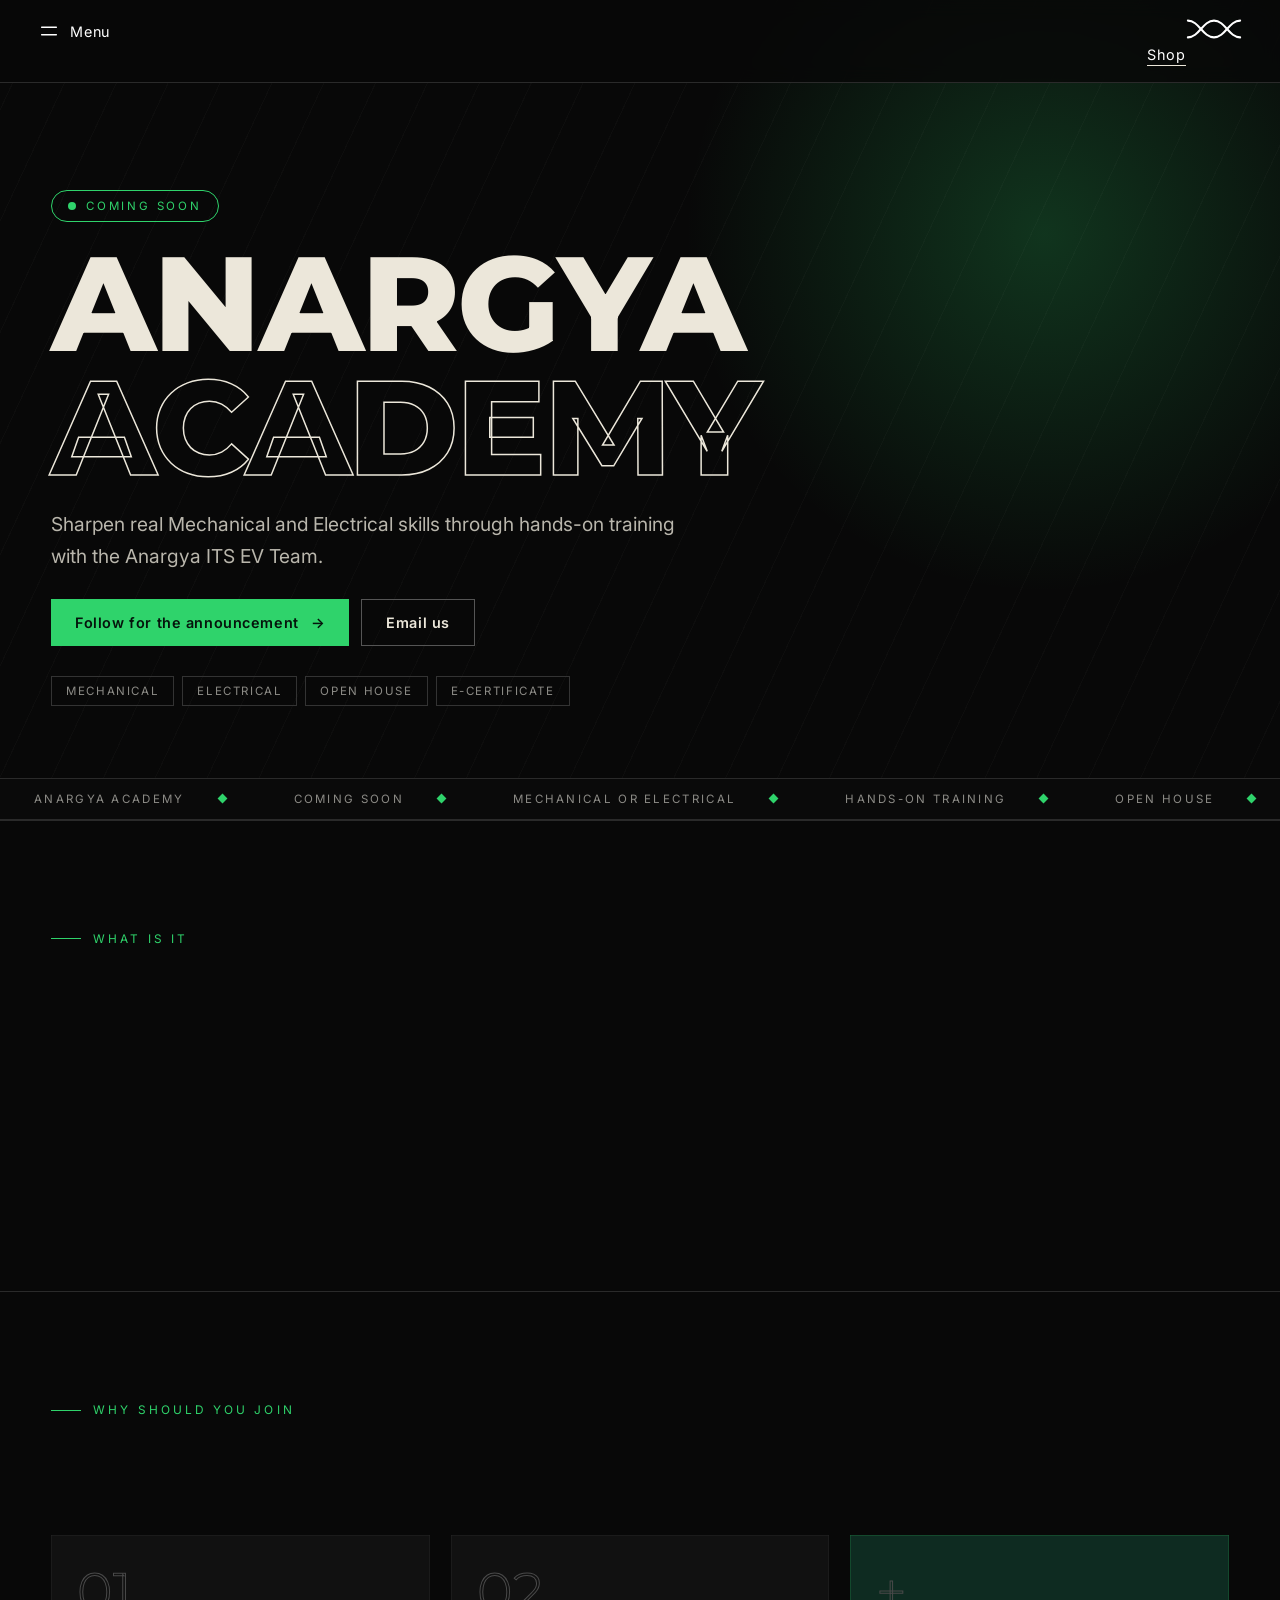
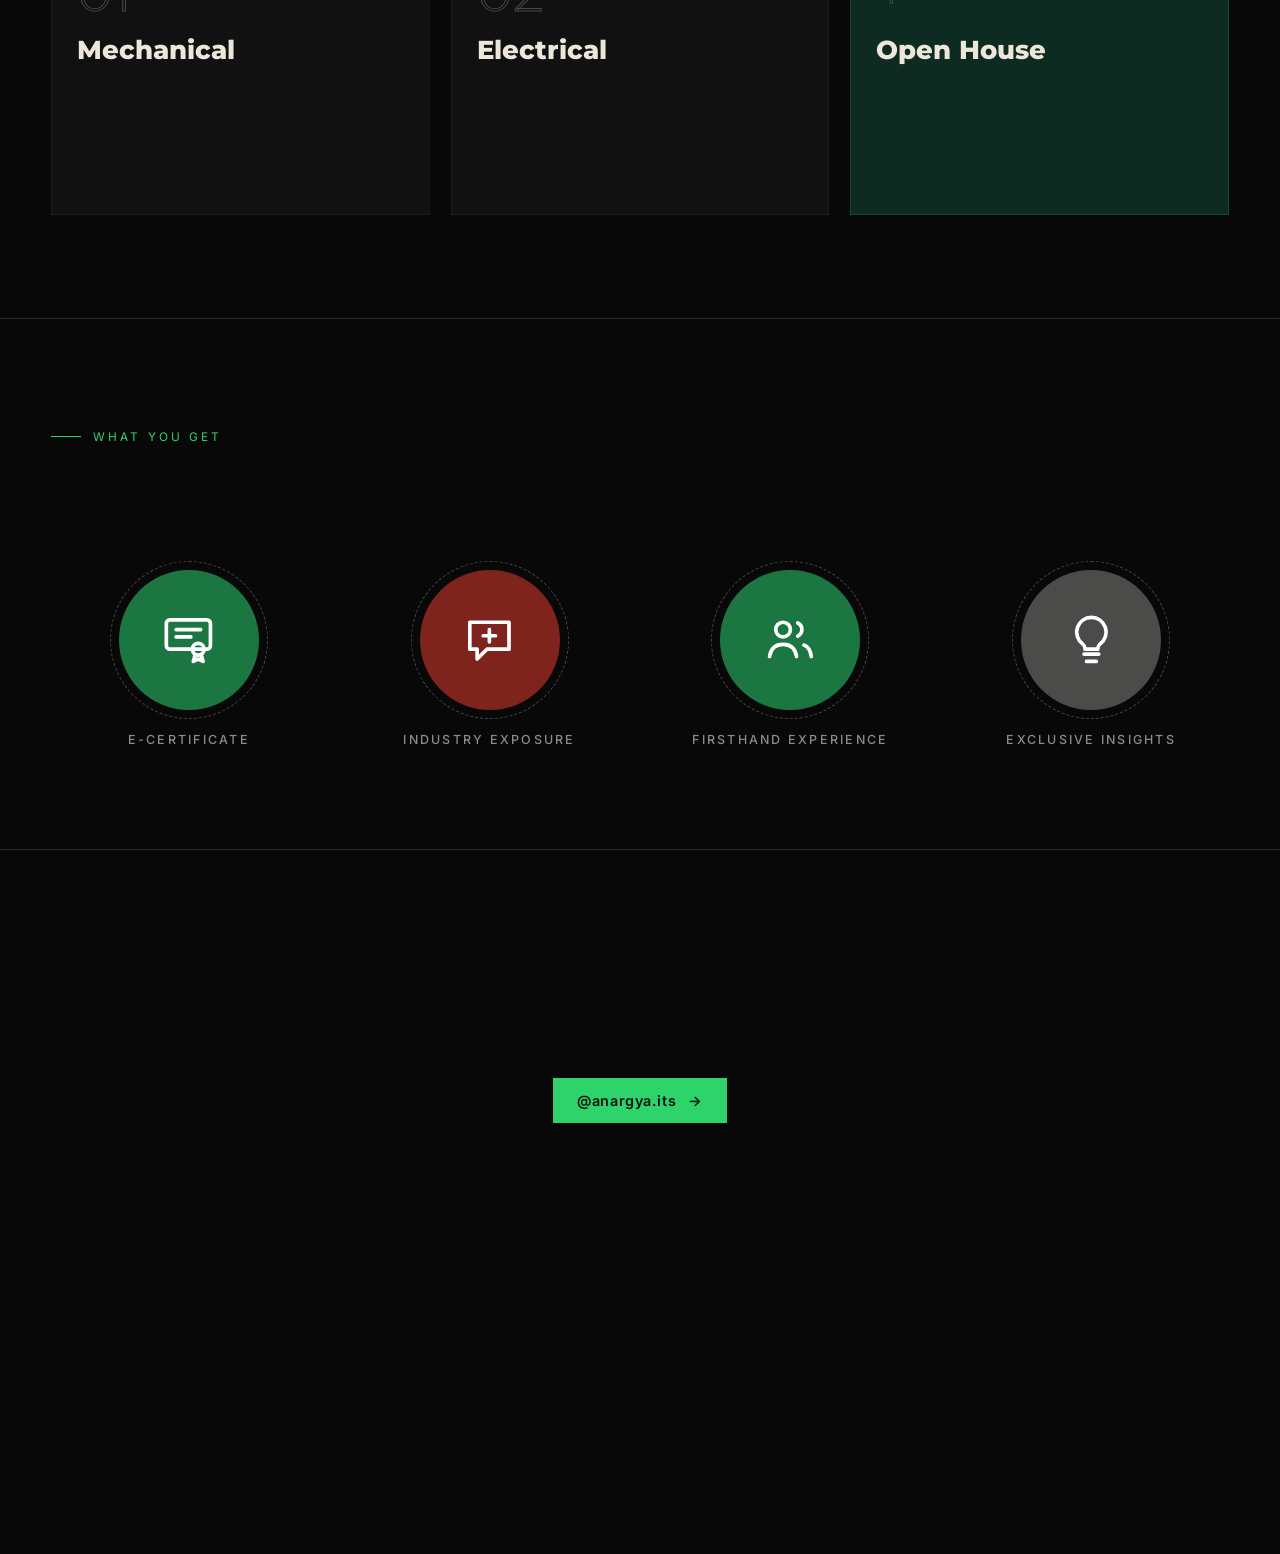
<file: anargya-supabase/special task/academy.html>
<!DOCTYPE html>
<html lang="en">
<head>
  <meta charset="UTF-8">
  <meta name="viewport" content="width=device-width, initial-scale=1">
  <title>Academy | Anargya ITS EV Team</title>
  <meta name="description" content="Anargya Academy: hands-on Mechanical and Electrical training with the Anargya ITS EV Team. Coming soon.">
  <link rel="apple-touch-icon" href="assets/icons/icon-192.png">
  <link rel="preconnect" href="https://fonts.googleapis.com">
  <link rel="preconnect" href="https://fonts.gstatic.com" crossorigin>
  <link href="https://fonts.googleapis.com/css2?family=Inter:wght@400;500;600&family=Montserrat:wght@300;500;700;800&display=swap" rel="stylesheet">
  <link rel="stylesheet" href="style.css">
  <link rel="stylesheet" href="logo.css">
  <link rel="stylesheet" href="pages.css">
  <link rel="stylesheet" href="academy.css">
   <link rel="stylesheet" href="footer-wordmark.css">
   <link rel="stylesheet" href="loader.css">
   <link rel="manifest" href="manifest.json">
<meta name="theme-color" content="#000000">
   </head>
<body>

<header class="top" data-solid id="top">
  <button class="menu-btn" id="menuBtn" aria-label="Open menu" aria-expanded="false">
    <svg width="22" height="22" viewBox="0 0 24 24" fill="none" stroke="currentColor" stroke-width="1.6" stroke-linecap="round"><path d="M4 8h16M4 16h16"/></svg>
    <span>Menu</span>
  </button>
  <a class="logo" href="index.html" aria-label="Anargya home">
    <svg width="56" height="26" viewBox="0 0 60 26" fill="none" stroke="#fff" stroke-width="2.2" stroke-linecap="round"><path d="M2 22C14 22 18 4 30 4S46 22 58 22"/><path d="M2 4C14 4 18 22 30 22S46 4 58 4"/></svg>
  </a>
  <a class="lnk" href="shop.html">Shop</a>
</header>

<main class="pg ac">

  <!-- hero -->
  <section class="ac-hero">
    <span class="ac-badge"><i></i>Coming soon</span>
    <h1 class="ac-title">Anargya <em>Academy</em></h1>
    <p class="ac-lead">Sharpen real Mechanical and Electrical skills through hands-on training with the Anargya ITS EV Team.</p>
    <div class="ac-cta">
      <a class="ac-btn" href="https://www.instagram.com/anargya.its" target="_blank" rel="noopener">Follow for the announcement <i>&rarr;</i></a>
      <a class="ac-btn ghosty" href="mailto:anargya.its@gmail.com?subject=Anargya%20Academy">Email us</a>
    </div>
    <ul class="ac-tags" aria-label="Highlights">
      <li>Mechanical</li><li>Electrical</li><li>Open House</li><li>E-Certificate</li>
    </ul>
  </section>

  <!-- ticker -->
  <div class="ac-ticker" aria-hidden="true">
    <div class="ac-track">
      <span>Anargya Academy</span><span>Coming soon</span><span>Mechanical or Electrical</span><span>Hands-on training</span><span>Open House</span>
      <span>Anargya Academy</span><span>Coming soon</span><span>Mechanical or Electrical</span><span>Hands-on training</span><span>Open House</span>
      <span>Anargya Academy</span><span>Coming soon</span><span>Mechanical or Electrical</span><span>Hands-on training</span><span>Open House</span>
    </div>
  </div>

  <!-- what is -->
  <section class="ac-sec ac-split reveal" id="about">
    <div>
      <span class="ac-eyebrow">What is it</span>
      <h2>What is Anargya Academy?</h2>
    </div>
    <div class="ac-copy">
      <p class="big">Anargya Academy isn&rsquo;t just a workshop.</p>
      <p>It is a free opportunity for ITS students to get to know Anargya. The event features comprehensive training and workshops conducted by our technical divisions, covering both Mechanical and Electrical aspects, designed to introduce you to our work and initiatives.</p>
      <p>You sharpen real skills through hands-on training with the Anargya ITS EV Team, the student team behind the electric formula cars that compete in Formula SAE Japan.</p>
    </div>
  </section>

  <!-- path -->
  <section class="ac-sec reveal" id="path">
    <span class="ac-eyebrow">Why should you join</span>
    <h2>Choose your path</h2>
    <div class="ac-paths">
      <article class="ac-path">
        <span class="ac-no">01</span>
        <h3>Mechanical</h3>
        <p>Train hands-on with our Mechanical division and see how a formula car is designed and built.</p>
        <i class="ac-go">&rarr;</i>
      </article>
      <article class="ac-path">
        <span class="ac-no">02</span>
        <h3>Electrical</h3>
        <p>Explore the Electrical side with our Electrical division, from the core of an EV to how the team puts it to work.</p>
        <i class="ac-go">&rarr;</i>
      </article>
      <article class="ac-path open">
        <span class="ac-no">+</span>
        <h3>Open House</h3>
        <p>This year the Academy also opens its doors with an Open House, giving you a closer look at Anargya&rsquo;s Formula Student journey.</p>
        <i class="ac-go">&rarr;</i>
      </article>
    </div>
  </section>

  <!-- gain -->
  <section class="ac-sec reveal" id="gain">
    <span class="ac-eyebrow">What you get</span>
    <h2>What will you gain?</h2>
    <div class="ac-gain">
      <div class="g g1">
        <span class="orb"><svg viewBox="0 0 24 24" fill="none" stroke="currentColor" stroke-width="1.5" stroke-linecap="round" stroke-linejoin="round"><rect x="3" y="4" width="18" height="12" rx="1.5"/><path d="M7 8h10M7 11h6"/><circle cx="16" cy="16" r="2.4"/><path d="M14.8 18.2 14 21l2-1 2 1-.8-2.8"/></svg></span>
        <b>E-Certificate</b>
      </div>
      <div class="g g2">
        <span class="orb"><svg viewBox="0 0 24 24" fill="none" stroke="currentColor" stroke-width="1.5" stroke-linecap="round" stroke-linejoin="round"><path d="M4 5h16v11H11l-4 4v-4H4z"/><path d="M12 8v5M9.5 10.5h5"/></svg></span>
        <b>Industry Exposure</b>
      </div>
      <div class="g g3">
        <span class="orb"><svg viewBox="0 0 24 24" fill="none" stroke="currentColor" stroke-width="1.5" stroke-linecap="round" stroke-linejoin="round"><circle cx="9" cy="8" r="3"/><path d="M3.5 19c.5-3.5 2.6-5 5.5-5s5 1.5 5.5 5"/><path d="M15 5.3a3 3 0 0 1 0 5.4M17.5 14.3c1.7.6 2.7 2 3 4.7"/></svg></span>
        <b>Firsthand Experience</b>
      </div>
      <div class="g g4">
        <span class="orb"><svg viewBox="0 0 24 24" fill="none" stroke="currentColor" stroke-width="1.5" stroke-linecap="round" stroke-linejoin="round"><path d="M9 18h6M10 21h4"/><path d="M12 3a6 6 0 0 0-3.6 10.8c.6.5 1 1.2 1 2V16h5.2v-.2c0-.8.4-1.5 1-2A6 6 0 0 0 12 3z"/></svg></span>
        <b>Exclusive Insights</b>
      </div>
    </div>
  </section>

  <!-- recap (diisi lewat academy.js; disembunyikan kalau data kosong) -->
  <section class="ac-sec reveal" id="recap" hidden>
    <span class="ac-eyebrow">Look back</span>
    <h2>Previous editions</h2>
    <ol class="ac-timeline" id="recapList"></ol>
  </section>

  <!-- closing -->
  <section class="ac-sec ac-end reveal">
    <h2>Be there when the doors open.</h2>
    <p>Registration details will be announced on our Instagram.</p>
    <a class="ac-btn" href="https://www.instagram.com/anargya.its" target="_blank" rel="noopener">@anargya.its <i>&rarr;</i></a>
  </section>

</main>

<footer class="foot" id="contact">
     <div class="giant" aria-label="Anargya" role="img"><span class="gl a1"></span><span class="gl mid"></span><span class="gl a2"></span></div>
  <nav><a href="index.html">Home</a><a href="about.html">About</a><a href="index.html#cars">Cars</a><a href="achievements.html">Achievements</a><a href="news.html">News</a><a href="academy.html">Academy</a><a href="shop.html">Shop</a><a href="index.html#sponsors">Sponsors</a><a href="admin.html">Admin</a></nav>
  <p>anargya.its@gmail.com &nbsp;|&nbsp; Instagram @anargya.its</p>
  <button class="install-btn" type="button" hidden>Install app</button>
</footer>

<div class="menu" id="menu" aria-hidden="true">
  <nav>
    <a href="index.html">Home</a>
    <a href="about.html">About</a>
    <a href="index.html#cars">Cars</a>
    <a href="achievements.html">Achievements</a>
    <a href="news.html">News</a>
    <a href="academy.html">Academy</a>
    <a href="shop.html">Shop</a>
    <a href="index.html#sponsors">Sponsors</a>
    <a href="index.html#contact">Contact</a>
  </nav>
</div>

<script src="script.js"></script>
<script src="academy.js"></script>
 <script src="loader.js"></script>
 <script>
  if ('serviceWorker' in navigator) {
    window.addEventListener('load', () => {
      navigator.serviceWorker.register('./sw.js').catch(console.error);
    });
  }
</script>
</body>
</html>
</file>
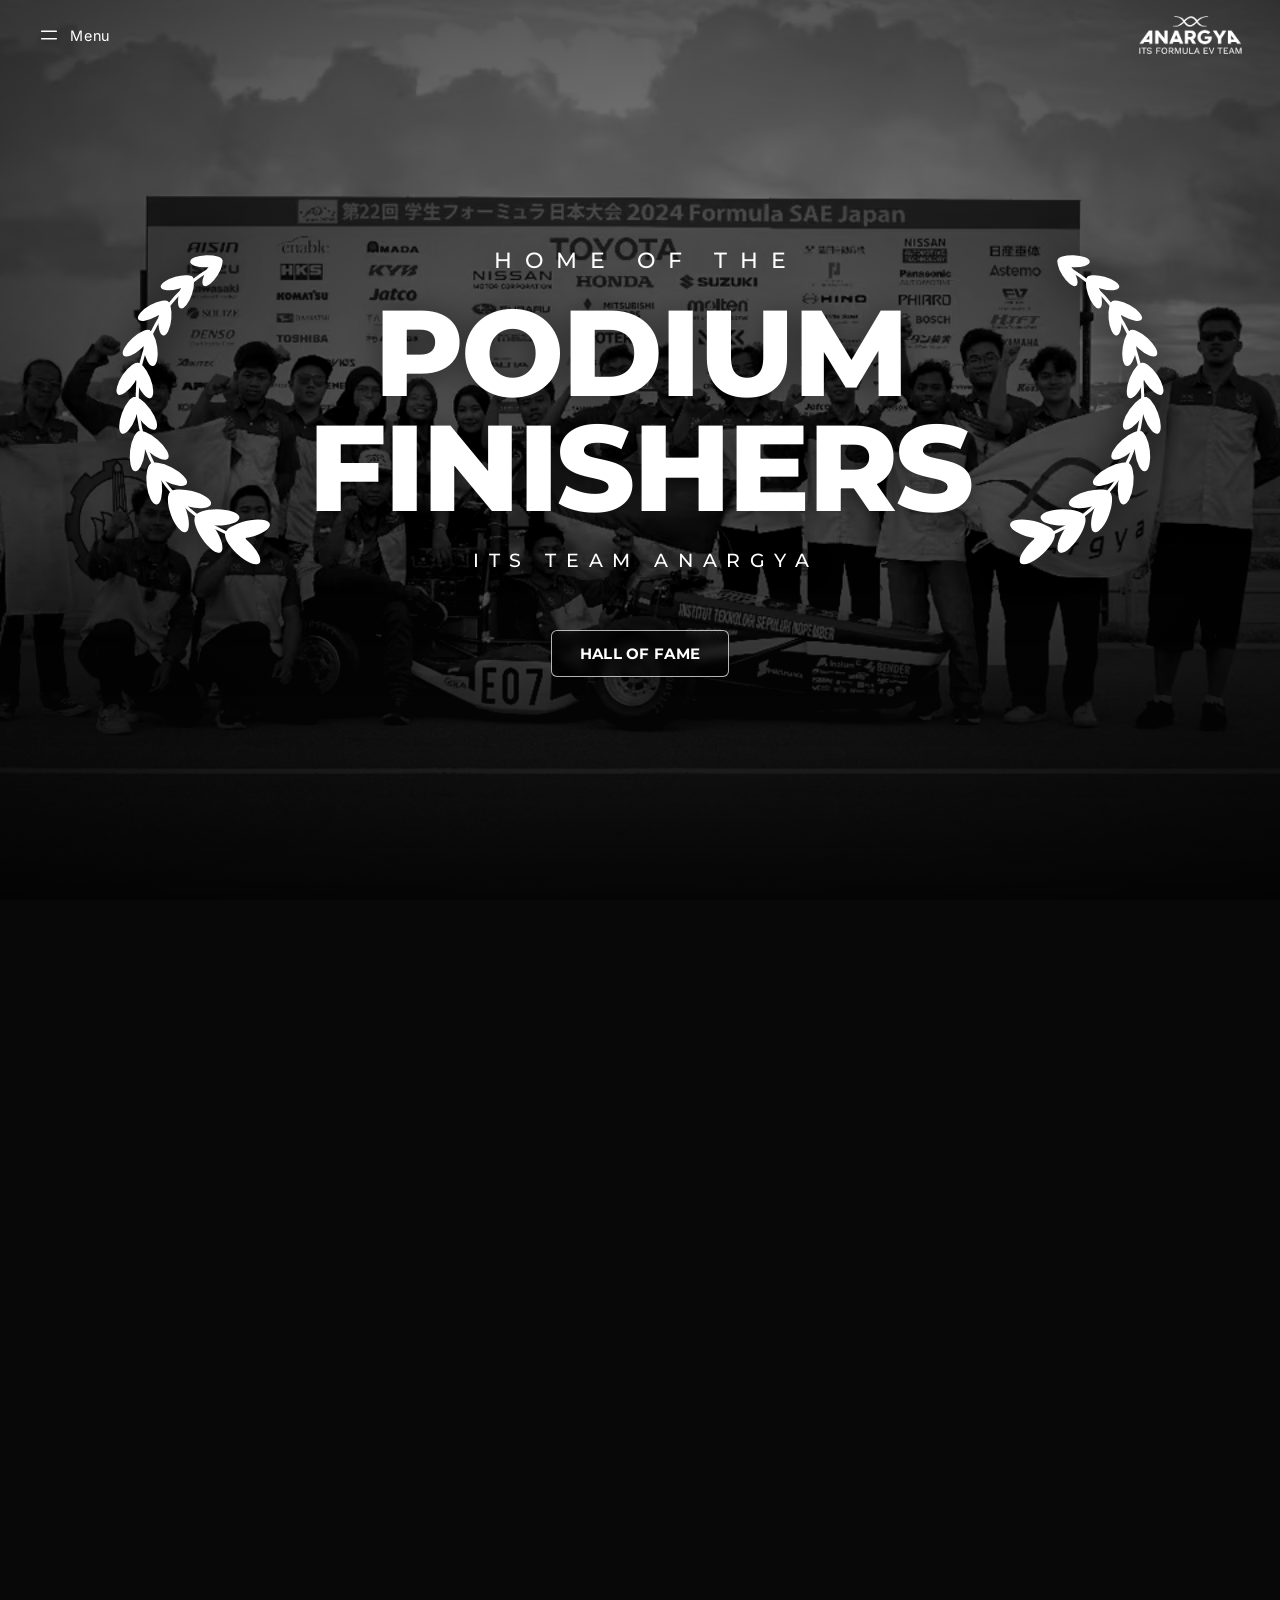
<file: anargya-supabase/special task/achievements.html>
<!DOCTYPE html>
<html lang="en">
<head>
  <meta charset="UTF-8">
  <meta name="viewport" content="width=device-width, initial-scale=1">
  <title>Achievements | Anargya ITS EV Team</title>
  <link rel="apple-touch-icon" href="assets/icons/icon-192.png">
  <link rel="preconnect" href="https://fonts.googleapis.com">
  <link rel="preconnect" href="https://fonts.gstatic.com" crossorigin>
  <link href="https://fonts.googleapis.com/css2?family=Inter:wght@400;500;600&family=Montserrat:wght@300;500;700;800&display=swap" rel="stylesheet">
  <link rel="stylesheet" href="style.css">
  <link rel="stylesheet" href="logo.css">
  <link rel="stylesheet" href="footer-wordmark.css">
  <link rel="stylesheet" href="ach-hero.css">
  <link rel="stylesheet" href="loader.css">
  <link rel="manifest" href="manifest.json">
<meta name="theme-color" content="#000000">
</head>
<body>

<svg width="0" height="0" style="position:absolute" aria-hidden="true"><defs><g id="lbranch"><g fill="currentColor"><ellipse cx="78.5" cy="180.2" rx="4.4" ry="12.0" transform="rotate(133.0 78.5 180.2)"/><ellipse cx="81.1" cy="170.5" rx="4.4" ry="12.0" transform="rotate(77.0 81.1 170.5)"/><ellipse cx="60.5" cy="172.8" rx="4.3" ry="11.7" transform="rotate(146.5 60.5 172.8)"/><ellipse cx="65.1" cy="164.3" rx="4.3" ry="11.7" transform="rotate(90.5 65.1 164.3)"/><ellipse cx="44.7" cy="161.4" rx="4.2" ry="11.3" transform="rotate(160.0 44.7 161.4)"/><ellipse cx="50.9" cy="154.5" rx="4.2" ry="11.3" transform="rotate(104.0 50.9 154.5)"/><ellipse cx="32.0" cy="146.7" rx="4.0" ry="10.9" transform="rotate(173.5 32.0 146.7)"/><ellipse cx="39.4" cy="141.6" rx="4.0" ry="10.9" transform="rotate(117.5 39.4 141.6)"/><ellipse cx="23.2" cy="129.5" rx="3.9" ry="10.6" transform="rotate(187.0 23.2 129.5)"/><ellipse cx="31.2" cy="126.4" rx="3.9" ry="10.6" transform="rotate(131.0 31.2 126.4)"/><ellipse cx="18.6" cy="110.7" rx="3.8" ry="10.2" transform="rotate(200.5 18.6 110.7)"/><ellipse cx="26.8" cy="109.6" rx="3.8" ry="10.2" transform="rotate(144.5 26.8 109.6)"/><ellipse cx="18.5" cy="91.4" rx="3.7" ry="9.9" transform="rotate(214.0 18.5 91.4)"/><ellipse cx="26.4" cy="92.3" rx="3.7" ry="9.9" transform="rotate(158.0 26.4 92.3)"/><ellipse cx="22.9" cy="72.7" rx="3.6" ry="9.6" transform="rotate(227.5 22.9 72.7)"/><ellipse cx="30.0" cy="75.2" rx="3.6" ry="9.6" transform="rotate(171.5 30.0 75.2)"/><ellipse cx="31.6" cy="55.6" rx="3.4" ry="9.2" transform="rotate(241.0 31.6 55.6)"/><ellipse cx="37.6" cy="59.5" rx="3.4" ry="9.2" transform="rotate(185.0 37.6 59.5)"/><ellipse cx="44.0" cy="40.9" rx="3.3" ry="8.9" transform="rotate(254.5 44.0 40.9)"/><ellipse cx="48.7" cy="45.9" rx="3.3" ry="8.9" transform="rotate(198.5 48.7 45.9)"/><ellipse cx="59.4" cy="29.6" rx="3.2" ry="8.5" transform="rotate(268.0 59.4 29.6)"/><ellipse cx="62.6" cy="35.3" rx="3.2" ry="8.5" transform="rotate(212.0 62.6 35.3)"/></g><path d="M80 176A78 78 0 0 1 61 34" fill="none" stroke="currentColor" stroke-width="1.6"/></g><symbol id="laurel" viewBox="0 0 200 200"><use href="#lbranch"/><use href="#lbranch" transform="translate(200 0) scale(-1 1)"/></symbol></defs></svg>
<header class="top" id="top">
  <button class="menu-btn" id="menuBtn" aria-label="Open menu" aria-expanded="false">
    <svg width="22" height="22" viewBox="0 0 24 24" fill="none" stroke="currentColor" stroke-width="1.6" stroke-linecap="round"><path d="M4 8h16M4 16h16"/></svg>
    <span>Menu</span>
  </button>
  <a class="logo" href="index.html" aria-label="Anargya home">
    <img src="assets/logo-anargya.png" alt="Anargya ITS Formula EV Team">
  </a>
</header>


<main class="achpage">

  <section class="ach-top">

    <div class="ach-top-bg" style="--img:url(assets/ach/hero.jpg)"></div>

    <div class="ach-top-inner">
      <svg class="ach-laurel ach-laurel--l" viewBox="4 20 92 175" preserveAspectRatio="xMidYMid meet" aria-hidden="true" focusable="false"><use href="#lbranch"/></svg>

      <div class="ach-top-text">
        <span class="ach-eyebrow">Home of the</span>
        <h1 class="ach-big">Podium<br>Finishers</h1>
        <span class="ach-sub">ITS Team Anargya</span>
      </div>

      <svg class="ach-laurel ach-laurel--r" viewBox="4 20 92 175" preserveAspectRatio="xMidYMid meet" aria-hidden="true" focusable="false"><use href="#lbranch"/></svg>
    </div>

    <a class="ach-cta" href="#hall">Hall of Fame</a>
  </section>

  <section class="ach-hero" id="hall">
    <div class="filters"><button class="on" data-year="all">All</button><button data-year="2026">2026</button><button data-year="2025">2025</button><button data-year="2024">2024</button><button data-year="2023">2023</button></div>
  </section>

  <section class="ach-grid">
    <article class="ach-card" data-year="2026">
      <div class="ach-photo cham hl" style="--img:url(assets/ach/01-three-view-drawing-2026.jpg)"><span class="rank-tag">1st</span></div>
      <div class="ach-body"><small>FSAE Japan 2026</small><h3>Three-View Drawing Awards (EV)</h3><p>First place for the precision of the Mark 6.0 technical visualisation at Aichi Sky Expo, Japan.</p></div>
    </article>
    <article class="ach-card" data-year="2026">
      <div class="ach-photo cham" style="--img:url(assets/ach/02-mathworks-modelling-2026.jpg)"><span class="rank-tag">2nd</span></div>
      <div class="ach-body"><small>FSAE Japan 2026</small><h3>MathWorks Modelling Awards (EV)</h3><p>Second place for optimised simulation of electric vehicle performance.</p></div>
    </article>
    <article class="ach-card" data-year="2026">
      <div class="ach-photo cham" style="--img:url(assets/ach/03-pr-awards-2nd-2026.jpg)"><span class="rank-tag">2nd</span></div>
      <div class="ach-body"><small>FSAE Japan 2026</small><h3>PR Awards</h3><p>Second place in the PR Awards, a year after taking the title.</p></div>
    </article>
    <article class="ach-card" data-year="2025">
      <div class="ach-photo cham hl" style="--img:url(assets/ach/04-pr-awards-winner-2025.jpg)"><span class="rank-tag">Winner</span></div>
      <div class="ach-body"><small>FSAE Japan 2025</small><h3>PR Awards</h3><p>Winner of the PR Awards at FSAE Japan 2025.</p></div>
    </article>
    <article class="ach-card" data-year="2025">
      <div class="ach-photo cham" style="--img:url(assets/ach/05-presentation-2nd-2025.jpg)"><span class="rank-tag">2nd</span></div>
      <div class="ach-body"><small>FSAE Japan 2025</small><h3>Presentation Event</h3><p>Second place in the Presentation static event.</p></div>
    </article>
    <article class="ach-card" data-year="2024">
      <div class="ach-photo cham hl" style="--img:url(assets/ach/06-pi-ev-overall-winner-2024.jpg)"><span class="rank-tag">1st</span></div>
      <div class="ach-body"><small>Formula Bharat Pi-EV 2024</small><h3>Overall Winner</h3><p>Overall winner of Formula Bharat Pi-EV 2024.</p></div>
    </article>
    <article class="ach-card" data-year="2024">
      <div class="ach-photo cham hl" style="--img:url(assets/ach/07-sea-team-ranking-2024.jpg)"><span class="rank-tag">1st</span></div>
      <div class="ach-body"><small>FSAE Japan 2024</small><h3>South East Asian Team Ranking</h3><p>Ranked first among Southeast Asian teams at FSAE Japan 2024.</p></div>
    </article>
    <article class="ach-card" data-year="2024">
      <div class="ach-photo cham" style="--img:url(assets/ach/08-ev-ranking-2nd-2024.jpg)"><span class="rank-tag">2nd</span></div>
      <div class="ach-body"><small>FSAE Japan 2024</small><h3>EV Class Ranking (Overseas Team)</h3><p>Second among overseas teams in the EV class.</p></div>
    </article>
    <article class="ach-card" data-year="2024">
      <div class="ach-photo cham" style="--img:url(assets/ach/09-presentation-3rd-2024.jpg)"><span class="rank-tag">3rd</span></div>
      <div class="ach-body"><small>FSAE Japan 2024</small><h3>Presentation Event</h3><p>Third place in the Presentation static event.</p></div>
    </article>
    <article class="ach-card" data-year="2023">
      <div class="ach-photo cham" style="--img:url(assets/ach/10-ev-ranking-2nd-2023.jpg)"><span class="rank-tag">2nd</span></div>
      <div class="ach-body"><small>FSAE Japan 2023</small><h3>EV Class Ranking (Overseas Team)</h3><p>Second among overseas teams in the EV class.</p></div>
    </article>
    <article class="ach-card" data-year="2023">
      <div class="ach-photo cham" style="--img:url(assets/ach/11-presentation-3rd-2023.jpg)"><span class="rank-tag">3rd</span></div>
      <div class="ach-body"><small>FSAE Japan 2023</small><h3>Presentation Event</h3><p>Third place in the Presentation static event.</p></div>
    </article>
    <article class="ach-card" data-year="2023">
      <div class="ach-photo cham" style="--img:url(assets/ach/12-best-vehicle-drawing-2023.jpg)"><span class="rank-tag">3rd</span></div>
      <div class="ach-body"><small>FSAE Japan 2023</small><h3>Best Vehicle Drawing</h3><p>Third place for the best vehicle drawing.</p></div>
    </article>
    <article class="ach-card" data-year="2023">
      <div class="ach-photo cham" style="--img:url(assets/ach/13-ev-ranking-7th-2023.jpg)"><span class="rank-tag">7th</span></div>
      <div class="ach-body"><small>FSAE Japan 2023</small><h3>EV Class Ranking (Overseas Team)</h3><p>Seventh among overseas teams in the EV class.</p></div>
    </article>
  </section>
</main>

<footer class="foot" id="contact">
     <div class="giant" aria-label="Anargya" role="img"><span class="gl a1"></span><span class="gl mid"></span><span class="gl a2"></span></div>
  <nav><a href="index.html">Home</a><a href="about.html">About</a><a href="index.html#cars">Cars</a><a href="achievements.html">Achievements</a><a href="news.html">News</a><a href="shop.html">Shop</a><a href="index.html#sponsors">Sponsors</a><a href="admin.html">Admin</a></nav>
  <p>anargya.its@gmail.com &nbsp;|&nbsp; Instagram @anargya.its</p>
  <button class="install-btn" type="button" hidden>Install app</button>
</footer>

<div class="menu" id="menu" aria-hidden="true">
  <nav>
    <a href="index.html">Home</a>
    <a href="about.html">About</a>
    <a href="index.html#cars">Cars</a>
    <a href="achievements.html">Achievements</a>
    <a href="news.html">News</a>
    <a href="shop.html">Shop</a>
    <a href="index.html#sponsors">Sponsors</a>
    <a href="#contact">Contact</a>
  </nav>
</div>

<script src="script.js"></script>
<script src="loader.js"></script>
<script>
  if ('serviceWorker' in navigator) {
    window.addEventListener('load', () => {
      navigator.serviceWorker.register('./sw.js').catch(console.error);
    });
  }
</script>

</body>
</html>
</file>
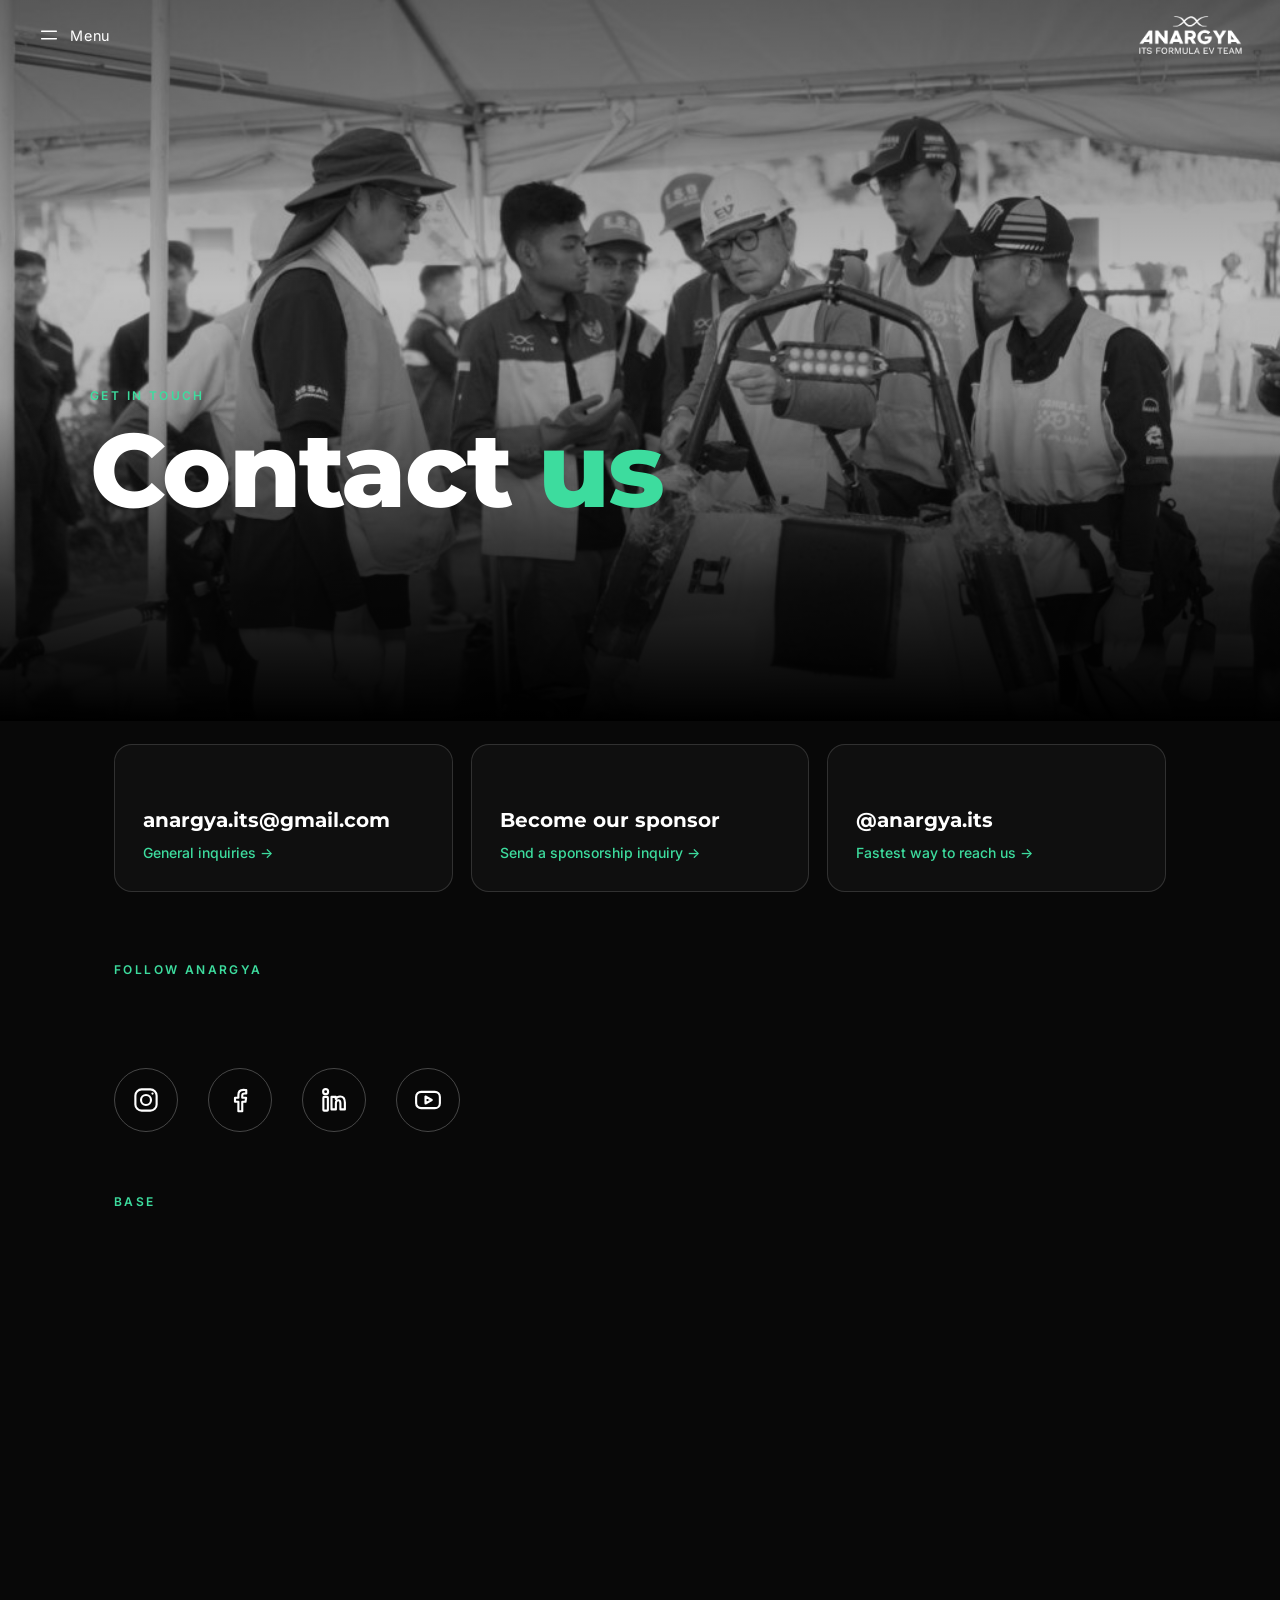
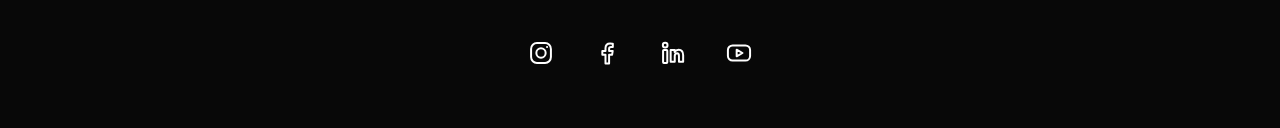
<file: anargya-supabase/special task/contact.html>
<!DOCTYPE html>
<html lang="en">
<head>
  <meta charset="UTF-8">
  <meta name="viewport" content="width=device-width, initial-scale=1">
  <title>Contact | Anargya ITS EV Team</title>
  <meta name="description" content="Contact the Anargya ITS EV Team for sponsorship, collaboration, and general inquiries.">
  <link rel="apple-touch-icon" href="assets/icons/icon-192.png">
  <link rel="preconnect" href="https://fonts.googleapis.com">
  <link rel="preconnect" href="https://fonts.gstatic.com" crossorigin>
  <link href="https://fonts.googleapis.com/css2?family=Inter:wght@400;500;600&family=Montserrat:wght@300;500;700;800&display=swap" rel="stylesheet">
  <link rel="stylesheet" href="style.css">
  <link rel="stylesheet" href="logo.css">
  <link rel="stylesheet" href="pages.css">
  <link rel="stylesheet" href="socials.css">
  <link rel="stylesheet" href="contact.css">
   <link rel="stylesheet" href="footer-wordmark.css">
   <link rel="stylesheet" href="loader.css">
   <link rel="manifest" href="manifest.json">
<meta name="theme-color" content="#000000">
   </head>
<body>

<header class="top" id="top">
  <button class="menu-btn" id="menuBtn" aria-label="Open menu" aria-expanded="false">
    <svg width="22" height="22" viewBox="0 0 24 24" fill="none" stroke="currentColor" stroke-width="1.6" stroke-linecap="round"><path d="M4 8h16M4 16h16"/></svg>
    <span>Menu</span>
  </button>
  <a class="logo" href="index.html" aria-label="Anargya home">
    <img src="assets/logo-anargya.png" alt="Anargya ITS Formula EV Team">
  </a>
</header>

<main class="pg ct">

  <section class="ct-hero" style="--img:url(assets/contact/contact-hero.jpg)">
    <div class="ct-hero-in">
    <span class="ct-eyebrow">Get in touch</span>
    <h1 class="ct-title">Contact <em>us</em></h1>
    <p class="ct-lead">Questions, sponsorship, collaboration, or media requests. Reach the Anargya ITS EV Team through any channel below.</p>
    </div>
  </section>

  <div class="ct-body">

  <section class="ct-cards">
    <a class="ct-card" href="mailto:anargya.its@gmail.com">
      <small>Email</small>
      <b>anargya.its@gmail.com</b>
      <span>General inquiries <i>&rarr;</i></span>
    </a>
    <a class="ct-card" href="mailto:anargya.its@gmail.com?subject=Sponsorship%20inquiry">
      <small>Sponsorship</small>
      <b>Become our sponsor</b>
      <span>Send a sponsorship inquiry <i>&rarr;</i></span>
    </a>
    <a class="ct-card" href="https://www.instagram.com/anargya.its" target="_blank" rel="noopener">
      <small>Instagram</small>
      <b>@anargya.its</b>
      <span>Fastest way to reach us <i>&rarr;</i></span>
    </a>
  </section>

  <section class="ct-follow">
    <span class="ct-eyebrow">Follow Anargya</span>
    <h2>Find us online</h2>
    <div class="socials big"><a href="https://www.instagram.com/anargya.its" target="_blank" rel="noopener" aria-label="Instagram" title="Instagram"><svg viewBox="0 0 24 24" aria-hidden="true"><rect x="3.5" y="3.5" width="17" height="17" rx="5"/><circle cx="12" cy="12" r="4"/><circle cx="17.2" cy="6.8" r="0.9" class="dot"/></svg></a><a href="https://www.facebook.com/anargya.its" target="_blank" rel="noopener" aria-label="Facebook" title="Facebook"><svg viewBox="0 0 24 24" aria-hidden="true"><path d="M13.8 21v-7.6h2.6l.5-3.2h-3.1V8.4c0-.9.4-1.6 1.7-1.6h1.5V4.1c-.3 0-1.2-.2-2.3-.2-2.4 0-4 1.5-4 4.1v2.2H8v3.2h2.7V21z"/></svg></a><a href="https://www.linkedin.com/company/anargya.its" target="_blank" rel="noopener" aria-label="LinkedIn" title="LinkedIn"><svg viewBox="0 0 24 24" aria-hidden="true"><rect x="3.5" y="9.5" width="3.6" height="11" rx=".6"/><circle cx="5.3" cy="5.3" r="2"/><path d="M10 9.5h3.4v1.6c.6-1.1 1.8-1.9 3.5-1.9 3.1 0 3.8 2 3.8 4.8v5.5h-3.6v-5c0-1.3-.3-2.3-1.6-2.3s-2 1-2 2.4v4.9H10z"/></svg></a><a href="https://www.youtube.com/@anargyaitsteam1003" target="_blank" rel="noopener" aria-label="YouTube" title="YouTube"><svg viewBox="0 0 24 24" aria-hidden="true"><rect x="2.5" y="5.5" width="19" height="13" rx="4"/><path d="M10 9.2v5.6l5-2.8z"/></svg></a></div>
  </section>

  <section class="ct-loc">
    <span class="ct-eyebrow">Base</span>
    <p>Institut Teknologi Sepuluh Nopember (ITS), Surabaya, East Java, Indonesia</p>
  </section>

  </div>

</main>

<footer class="foot" id="contact">
     <div class="giant" aria-label="Anargya" role="img"><span class="gl a1"></span><span class="gl mid"></span><span class="gl a2"></span></div>
  <nav><a href="index.html">Home</a><a href="about.html">About</a><a href="index.html#cars">Cars</a><a href="achievements.html">Achievements</a><a href="news.html">News</a><a href="academy.html">Academy</a><a href="shop.html">Shop</a><a href="index.html#sponsors">Sponsors</a><a href="contact.html">Contact</a><a href="admin.html">Admin</a></nav>
  <div class="socials"><a href="https://www.instagram.com/anargya.its" target="_blank" rel="noopener" aria-label="Instagram" title="Instagram"><svg viewBox="0 0 24 24" aria-hidden="true"><rect x="3.5" y="3.5" width="17" height="17" rx="5"/><circle cx="12" cy="12" r="4"/><circle cx="17.2" cy="6.8" r="0.9" class="dot"/></svg></a><a href="https://www.facebook.com/anargya.its" target="_blank" rel="noopener" aria-label="Facebook" title="Facebook"><svg viewBox="0 0 24 24" aria-hidden="true"><path d="M13.8 21v-7.6h2.6l.5-3.2h-3.1V8.4c0-.9.4-1.6 1.7-1.6h1.5V4.1c-.3 0-1.2-.2-2.3-.2-2.4 0-4 1.5-4 4.1v2.2H8v3.2h2.7V21z"/></svg></a><a href="https://www.linkedin.com/company/anargya.its" target="_blank" rel="noopener" aria-label="LinkedIn" title="LinkedIn"><svg viewBox="0 0 24 24" aria-hidden="true"><rect x="3.5" y="9.5" width="3.6" height="11" rx=".6"/><circle cx="5.3" cy="5.3" r="2"/><path d="M10 9.5h3.4v1.6c.6-1.1 1.8-1.9 3.5-1.9 3.1 0 3.8 2 3.8 4.8v5.5h-3.6v-5c0-1.3-.3-2.3-1.6-2.3s-2 1-2 2.4v4.9H10z"/></svg></a><a href="https://www.youtube.com/@anargyaitsteam1003" target="_blank" rel="noopener" aria-label="YouTube" title="YouTube"><svg viewBox="0 0 24 24" aria-hidden="true"><rect x="2.5" y="5.5" width="19" height="13" rx="4"/><path d="M10 9.2v5.6l5-2.8z"/></svg></a></div>
  <p>anargya.its@gmail.com &nbsp;|&nbsp; Instagram @anargya.its</p>
  <button class="install-btn" type="button" hidden>Install app</button>
</footer>

<div class="menu" id="menu" aria-hidden="true">
  <nav>
    <a href="index.html">Home</a>
    <a href="about.html">About</a>
    <a href="index.html#cars">Cars</a>
    <a href="achievements.html">Achievements</a>
    <a href="news.html">News</a>
    <a href="academy.html">Academy</a>
    <a href="shop.html">Shop</a>
    <a href="index.html#sponsors">Sponsors</a>
    <a href="contact.html">Contact</a>
  </nav>
</div>

<script src="script.js"></script>
<script src="loader.js"></script>
<script>
  if ('serviceWorker' in navigator) {
    window.addEventListener('load', () => {
      navigator.serviceWorker.register('./sw.js').catch(console.error);
    });
  }
</script>
</body>
</html>
</file>
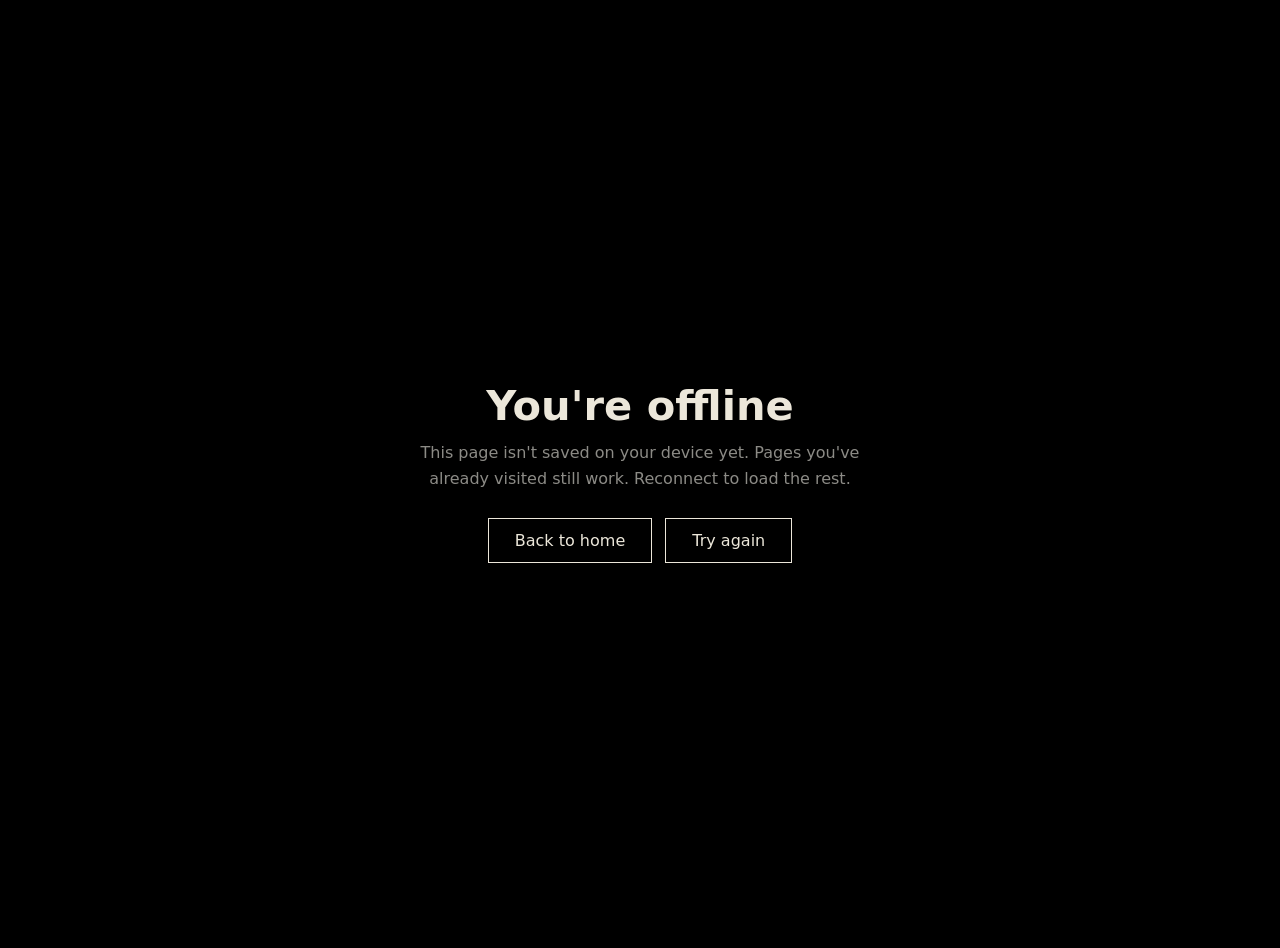
<file: anargya-supabase/special task/offline.html>
<!DOCTYPE html>
<html lang="en">
<head>
<meta charset="UTF-8">
<meta name="viewport" content="width=device-width, initial-scale=1">
<meta name="theme-color" content="#000000">
<title>Offline | Anargya</title>
<style>
html,body{height:100%;margin:0;background:#000;color:#ece7da;font-family:system-ui,sans-serif}
body{display:grid;place-items:center;text-align:center;padding:24px}
h1{font-size:clamp(1.6rem,5vw,2.6rem);margin:0 0 10px}
p{color:#8c8b86;max-width:30em;margin:0 auto 22px;line-height:1.6}
a,button{display:inline-block;padding:12px 26px;border:1px solid #ece7da;background:none;color:#ece7da;text-decoration:none;font:inherit;cursor:pointer;margin:4px}
</style>
</head>
<body>
<div>
  <h1>You're offline</h1>
  <p>This page isn't saved on your device yet. Pages you've already visited still work. Reconnect to load the rest.</p>
  <a href="index.html">Back to home</a>
  <button onclick="location.reload()">Try again</button>
</div>
</body>
</html>
</file>
<file: anargya-supabase/special task/style.css>
:root {
  --green: #2fd36b;
  --white: #fff;
  --muted: rgba(255, 255, 255, .74);
  --dur: 6s;
}

* { box-sizing: border-box; margin: 0; padding: 0; }

html, body {
  background: #000;
  color: var(--white);
  font-family: Inter, system-ui, sans-serif;
}

a { color: inherit; text-decoration: none; }
button { font: inherit; color: inherit; }

.hero {
  position: relative;
  min-height: 100svh;
  display: flex;
  flex-direction: column;
  overflow: hidden;
  padding: 20px clamp(16px, 3vw, 40px) 18px;
}

.bg-video {
  position: absolute;
  inset: 0;
  width: 100%;
  height: 100%;
  object-fit: cover;
  z-index: 0;
}

.shade {
  position: absolute;
  inset: 0;
  z-index: 1;
  background:
    linear-gradient(to bottom, rgba(0, 0, 0, .7), rgba(0, 0, 0, .35) 40%, rgba(0, 0, 0, .8));
}

.top, .content, .counter, .dots { position: relative; z-index: 2; }

.top {
  display: grid;
  grid-template-columns: 1fr auto 1fr;
  align-items: center;
}
.top > :last-child { justify-self: end; }

.glass {
  background: rgba(24, 24, 24, .62);
  border: 2px solid rgba(255, 255, 255, .22);
  backdrop-filter: blur(8px);
  -webkit-backdrop-filter: blur(8px);
  transition: border-color .25s, background .25s;
}
.glass:hover { border-color: rgba(255, 255, 255, .55); background: rgba(40, 40, 40, .7); }

.round {
  width: 46px; height: 46px;
  border-radius: 50%;
  display: grid; place-items: center;
  cursor: pointer;
}

.pill {
  display: inline-flex;
  align-items: center;
  gap: 12px;
  padding: 8px 8px 8px 22px;
  border-radius: 999px;
  font-size: 1.05rem;
}

.chip {
  width: 34px; height: 34px;
  border-radius: 50%;
  display: grid; place-items: center;
  background: rgba(255, 255, 255, .12);
}

.content {
  flex: 1;
  display: flex;
  flex-direction: column;
  align-items: center;
  justify-content: center;
  text-align: center;
  gap: 22px;
  padding: 24px 0;
}

.tag {
  padding: 7px 20px;
  border: 1px solid rgba(255, 255, 255, .3);
  border-radius: 999px;
  background: rgba(0, 0, 0, .35);
  font-size: .8rem;
  letter-spacing: .22em;
  color: var(--muted);
}

.slide-heading {
  font-family: Montserrat, Inter, sans-serif;
  font-weight: 800;
  font-size: clamp(2rem, 5vw, 4.2rem);
  letter-spacing: -.01em;
  line-height: 1.1;
}
[hidden] { display: none !important; }

.l {
  position: absolute;
  bottom: 0;
  height: 100%;
  background: var(--white);
  -webkit-mask: var(--m) center / 100% 100% no-repeat;
  mask: var(--m) center / 100% 100% no-repeat;
  transition: transform .25s ease, background .25s ease;
}
.l.g { background: var(--green); }
.l:hover { background: var(--green); transform: translateY(-8%); }
.l.g:hover { background: var(--white); }

.lead {
  max-width: 34em;
  font-size: clamp(1rem, 1.7vw, 1.4rem);
  line-height: 1.5;
  color: var(--muted);
}
.lead b { color: var(--white); font-weight: 600; }

.explore { margin-top: 8px; }

/* slide swap */
.swap { animation: swap .6s ease backwards; }
@keyframes swap {
  from { opacity: 0; transform: translateY(8px); }
  to   { opacity: 1; transform: none; }
}

.counter {
  align-self: flex-end;
  letter-spacing: .25em;
  font-size: .85rem;
  color: var(--muted);
  margin-bottom: -8px;
}

.dots {
  display: flex;
  justify-content: center;
  align-items: center;
  gap: 18px;
  padding-top: 10px;
}
.dots button {
  position: relative;
  width: 28px; height: 28px;
  display: grid; place-items: center;
  background: none; border: 0;
  cursor: pointer;
}
.dots i {
  width: 8px; height: 8px;
  border-radius: 50%;
  background: rgba(255, 255, 255, .55);
  transition: background .3s;
}
.dots svg {
  position: absolute; inset: 0;
  width: 100%; height: 100%;
  transform: rotate(-90deg);
  opacity: 0;
  transition: opacity .3s;
}
.dots circle { fill: none; stroke-width: 2; }
.dots .track { stroke: rgba(255, 255, 255, .4); }
.dots .prog {
  stroke: var(--green);
  stroke-linecap: round;
  stroke-dasharray: 100;
  stroke-dashoffset: 100;
}
.dots button.active svg { opacity: 1; }
.dots button.active i { background: var(--white); }
.dots button.active .prog { animation: fill var(--dur) linear forwards; }
@keyframes fill { to { stroke-dashoffset: 0; } }

.dots button:focus-visible, .glass:focus-visible {
  outline: 2px solid var(--green);
  outline-offset: 3px;
}

.menu {
  position: fixed; inset: 0;
  z-index: 10;
  display: grid; place-items: center;
  background: rgba(0, 0, 0, .94);
  opacity: 0;
  pointer-events: none;
  transition: opacity .3s;
}
.menu.open { opacity: 1; pointer-events: auto; }
.menu nav { display: flex; flex-direction: column; gap: 14px; text-align: center; }
.menu a {
  font-family: Montserrat, sans-serif;
  font-weight: 700;
  font-size: clamp(1.4rem, 4vw, 2.4rem);
  transition: color .2s;
}
.menu a:hover { color: var(--green); }
#menuBtn { position: relative; z-index: 11; }

@media (max-width: 640px) {
  .counter { display: none; }
  .pill { font-size: .95rem; padding-left: 16px; }
}

@media (prefers-reduced-motion: reduce) {
  .swap { animation: none; }
}

:root { --ivory: #ece7da; --racing: #0e2b21; --ash: #8c8b86; --line: #2a2a2a; --c: 12px; }
html { scroll-behavior: smooth; }
body { background: #080808; }

.cham { clip-path: polygon(0 0, calc(100% - var(--c)) 0, 100% var(--c), 100% 100%, var(--c) 100%, 0 calc(100% - var(--c))); }

.top { position: fixed; top: 0; left: 0; right: 0; z-index: 11; padding: 16px clamp(16px, 3vw, 40px); transition: background .3s; }
.top.scrolled { background: rgba(8, 8, 8, .82); backdrop-filter: blur(10px); -webkit-backdrop-filter: blur(10px); border-bottom: .5px solid var(--line); }
.menu-btn { display: flex; align-items: center; gap: 10px; background: none; border: 0; cursor: pointer; font-size: .9rem; letter-spacing: .04em; }
.lnk { justify-self: end; font-size: .9rem; letter-spacing: .04em; border-bottom: .5px solid var(--ivory); padding-bottom: 2px; }
.logo { justify-self: center; }

.hero { padding-top: 90px; }
.content { align-items: flex-start; justify-content: flex-end; text-align: left; gap: 18px; padding: 0 0 clamp(48px, 9vh, 96px); }
.content .logo-title { margin: 0; }
.tag { background: none; border: 0; padding: 0; letter-spacing: .16em; font-size: .78rem; color: var(--green); }
.slide-heading { font-size: clamp(2rem, 5vw, 4.2rem); }
.lead { max-width: 30em; }
.btn { display: inline-block; padding: 13px 26px; border: 1px solid var(--ivory); font-size: .9rem; letter-spacing: .03em; transition: background .25s, color .25s; }
.btn:hover { background: var(--ivory); color: #080808; }

.counter { position: absolute; right: calc(clamp(16px, 3vw, 40px) + 6px); bottom: 190px; writing-mode: vertical-rl; margin: 0; }
.dots { position: absolute; right: clamp(16px, 3vw, 40px); bottom: 44px; flex-direction: column; gap: 10px; padding: 0; }

main, .foot { color: var(--ivory); }
main small { display: block; font-size: .78rem; letter-spacing: .16em; color: var(--green); margin-bottom: 12px; }
main h2 { font-family: Montserrat, Inter, sans-serif; font-weight: 700; font-size: clamp(1.6rem, 3.2vw, 2.6rem); line-height: 1.12; letter-spacing: -.01em; }
main p { color: #a7a59d; line-height: 1.7; max-width: 32em; }
.ul { display: inline-block; margin-top: 18px; border-bottom: .5px solid var(--ash); font-size: .9rem; }

.stats { display: grid; grid-template-columns: repeat(3, minmax(0, 1fr)); border-bottom: .5px solid var(--line); }
.stats > div { padding: clamp(28px, 5vw, 56px) clamp(16px, 3vw, 40px); border-right: .5px solid var(--line); }
.stats > div:last-child { border-right: 0; }
.stats b { display: block; font-family: Montserrat, sans-serif; font-weight: 500; font-size: clamp(2rem, 5vw, 4rem); line-height: 1; }
.stats .gr { color: var(--green); }
.stats span { display: block; margin-top: 10px; font-size: .85rem; color: var(--ash); }



.sponsors { display: flex; flex-wrap: wrap; gap: 14px 40px; align-items: center; padding: 28px clamp(16px, 3vw, 40px); color: var(--ash); font-size: .9rem; border-bottom: .5px solid var(--line); }
.sponsors strong { color: var(--ivory); font-weight: 500; margin-right: auto; }

.foot { padding: 40px clamp(16px, 3vw, 40px) 24px; overflow: hidden; }
.giant {
  font-family: Montserrat, sans-serif;
  font-weight: 800;
  font-size: clamp(3rem, 15vw, 13rem);
  line-height: .9;
  letter-spacing: -.02em;
  text-transform: uppercase;
  color: var(--white);
  -webkit-text-stroke: 0;
}
.giant .a { color: var(--green); }
.foot nav { display: flex; flex-wrap: wrap; gap: 12px 28px; margin-top: 22px; font-size: .85rem; color: var(--ash); }
.foot p { margin-top: 14px; font-size: .8rem; color: var(--ash); }

@media (max-width: 760px) {
  .grid { grid-template-columns: 1fr; }
  .stats { grid-template-columns: 1fr; }
  .stats > div { border-right: 0; border-bottom: .5px solid var(--line); }
  .counter { display: none; }
  .dots { bottom: 24px; right: 16px; }
}

.grid { display: grid; grid-template-columns: repeat(2, minmax(0, 1fr)); }
.tile { position: relative; display: flex; flex-direction: column; align-items: center; justify-content: center; text-align: center; gap: 16px; min-height: clamp(340px, 52vh, 560px); padding: 32px; overflow: hidden; color: #fff; background-color: var(--bg, #111); background-image: linear-gradient(rgba(0,0,0,.25), rgba(0,0,0,.6)), var(--img, none); background-size: cover; background-position: center; }
.tile small { margin: 0; font-size: 1rem; font-weight: 600; letter-spacing: 0; color: #fff; }
.tile h3 { font-family: Montserrat, sans-serif; font-weight: 800; text-transform: uppercase; font-size: clamp(1.6rem, 3.6vw, 3.4rem); line-height: 1.08; letter-spacing: .005em; }
.tile .spec { font-size: .9rem; color: rgba(255,255,255,.75); }
.disc { display: inline-flex; align-items: center; gap: 12px; margin-top: 6px; font-weight: 700; font-size: .9rem; letter-spacing: .06em; text-transform: uppercase; }
.circ { width: 44px; height: 44px; border-radius: 50%; border: 2px solid rgba(255,255,255,.55); display: grid; place-items: center; transition: background .25s, color .25s, border-color .25s; }
.tile:hover .circ { background: var(--green); border-color: var(--green); color: #07140d; }
.tile:focus-visible { outline: 2px solid var(--green); outline-offset: -4px; }

.fx { opacity: 0; transform: translateY(22px); transition: opacity .35s ease, transform .35s ease; }
.fx.in { opacity: 1; transform: none; transition: opacity .9s ease var(--d, 0s), transform .9s ease var(--d, 0s); }
@media (prefers-reduced-motion: reduce) { .fx, .fx.in { opacity: 1; transform: none; transition: none; } }

.car { position: relative; background: #121212; padding: clamp(40px, 6vw, 88px) clamp(16px, 3vw, 40px); border-bottom: .5px solid var(--line); overflow: hidden; }
.car-title { --c: 22px; display: block; width: fit-content; margin: 0 auto clamp(24px, 4vw, 56px); padding: 14px clamp(28px, 6vw, 80px); background: var(--ac); color: #fff; text-align: center; font-family: Montserrat, sans-serif; font-weight: 800; font-size: clamp(2rem, 5.5vw, 4.4rem); line-height: 1.05; letter-spacing: -.01em; }
.car-grid { display: grid; grid-template-columns: 1.15fr 1fr; gap: clamp(20px, 4vw, 64px); align-items: center; }
.car.rev .car-grid { grid-template-columns: 1fr 1.15fr; }
.car.rev .carstage { order: 2; }
.carstage { position: relative; perspective: 1000px; cursor: pointer; }
.glow { position: absolute; inset: 8% 6%; background: radial-gradient(closest-side, var(--glow), transparent 75%); opacity: .45; transition: opacity .5s ease, transform .5s ease; }
.carimg { position: relative; display: block; width: 100%; height: auto; -webkit-mask-image: radial-gradient(ellipse 62% 66% at 50% 50%, #000 60%, transparent 100%); mask-image: radial-gradient(ellipse 62% 66% at 50% 50%, #000 60%, transparent 100%); transform: rotateX(var(--rx, 0deg)) rotateY(var(--ry, 0deg)) translateY(var(--ty, 0px)) scale(var(--s, 1)); transition: transform .35s ease; will-change: transform; }
.ground { position: absolute; left: 18%; right: 18%; bottom: 8%; height: 7%; background: radial-gradient(closest-side, rgba(0,0,0,.7), transparent); filter: blur(6px); transition: transform .4s ease, opacity .4s ease; opacity: .6; }
.carstage.lift .glow { opacity: 1; transform: scale(1.12); }
.carstage.lift .ground { transform: scale(.82) translateY(14px); opacity: .35; }
.carinfo { text-align: right; }
.car.rev .carinfo { text-align: left; }
.comp { display: inline-block; font-size: .85rem; letter-spacing: .06em; color: var(--ac2); margin-bottom: 10px; }
.carinfo h3 { font-family: Montserrat, sans-serif; font-style: italic; font-weight: 800; text-transform: uppercase; font-size: clamp(1.6rem, 3.4vw, 2.8rem); line-height: 1.05; color: var(--ash); margin-bottom: 14px; }
.carinfo p { margin-left: auto; max-width: 34em; }
.car.rev .carinfo p { margin-left: 0; }
.specs { display: grid; grid-template-columns: repeat(2, minmax(0, 1fr)); gap: 1px; margin-top: 24px; background: var(--line); border: .5px solid var(--line); text-align: left; }
.specs > div { background: #121212; padding: 14px 16px; }
.specs dt { font-size: .75rem; letter-spacing: .08em; text-transform: uppercase; color: var(--ash); }
.specs dd { margin-top: 4px; font-family: Montserrat, sans-serif; font-weight: 700; font-size: 1.05rem; color: var(--ivory); }
.specs > div:first-child dd { color: var(--ac2); }
.wins { list-style: none; margin-top: 18px; display: grid; gap: 8px; font-size: .9rem; color: #c9c6bb; text-align: left; }
.wins li { padding-left: 14px; border-left: 2px solid var(--ac); }
@media (max-width: 760px) {
  .car-grid, .car.rev .car-grid { grid-template-columns: 1fr; }
  .car.rev .carstage { order: 0; }
  .carinfo, .car.rev .carinfo { text-align: left; }
  .carinfo p { margin-left: 0; }
}

.marquee { overflow: hidden; border-bottom: .5px solid var(--line); padding: 22px 0; background: #080808; }
.mq-track { display: flex; width: max-content; gap: 36px; animation: mq 38s linear infinite; font-family: Montserrat, sans-serif; font-weight: 800; font-size: clamp(2rem, 6vw, 4.5rem); line-height: 1; white-space: nowrap; color: transparent; -webkit-text-stroke: .6px #5a5a55; }
.mq-track .dot { color: var(--green); -webkit-text-stroke: 0; }
@keyframes mq { to { transform: translateX(-50%); } }
@media (prefers-reduced-motion: reduce) { .mq-track { animation: none; } }

.hof { --ac: #19a574; background: #070707; padding: clamp(48px, 7vw, 104px) clamp(16px, 3vw, 40px); border-bottom: .5px solid var(--line); text-align: center; }
.hof-sub { margin: 0 auto clamp(28px, 5vw, 64px); max-width: 34em; }
.badges { display: flex; flex-wrap: wrap; justify-content: center; gap: clamp(10px, 2vw, 28px); max-width: 1200px; margin: 0 auto; }
.badge { container-type: inline-size; position: relative; width: clamp(150px, calc(25% - 24px), 270px); aspect-ratio: 1; color: #cfcab9; }
.badge svg { position: absolute; inset: 0; width: 100%; height: 100%; filter: drop-shadow(0 0 7px rgba(236,231,218,.28)); transition: filter .4s ease, transform .4s ease; }
.badge:hover svg { transform: scale(1.05); filter: drop-shadow(0 0 14px rgba(236,231,218,.5)); }
.badge.hl { color: var(--green); }
.badge.hl svg { filter: drop-shadow(0 0 9px rgba(47,211,107,.4)); }
.badge-txt { position: absolute; inset: 20% 24%; display: flex; flex-direction: column; align-items: center; justify-content: center; gap: 2cqw; text-align: center; color: var(--ivory); }
.badge-txt b { font-family: Montserrat, sans-serif; font-weight: 800; font-size: 17cqw; line-height: .95; }
.badge-txt b.w { font-size: 11cqw; }
.badge.hl .badge-txt b { color: var(--green); }
.badge-txt strong { font-weight: 700; text-transform: uppercase; font-size: 6.3cqw; line-height: 1.15; letter-spacing: .02em; }
.badge-txt em { font-style: italic; font-size: 5cqw; color: var(--ash); }
.hof-cta { margin-top: clamp(32px, 5vw, 64px); display: inline-flex; align-items: center; gap: 6px; }

.achpage { color: var(--ivory); }
.ach-hero { --ac: #19a574; text-align: center; padding: clamp(110px, 14vw, 170px) clamp(16px, 3vw, 40px) 24px; }
.ach-hero p { margin: 0 auto; max-width: 36em; }
.filters { display: flex; flex-wrap: wrap; justify-content: center; gap: 10px; margin-top: 26px; }
.filters button { background: none; border: .5px solid #444; color: var(--ash); padding: 8px 20px; cursor: pointer; font-size: .85rem; letter-spacing: .06em; transition: border-color .25s, color .25s, background .25s; }
.filters button:hover { color: #fff; border-color: #777; }
.filters button.on { border-color: var(--green); color: #fff; background: rgba(47,211,107,.1); }
.ach-grid { display: grid; grid-template-columns: repeat(auto-fill, minmax(min(100%, 320px), 1fr)); gap: 2px; padding: 24px clamp(16px, 3vw, 40px) 80px; }
.ach-card { background: #121212; display: flex; flex-direction: column; }
.ach-photo { --c: 26px; position: relative; aspect-ratio: 4 / 3; background-color: #0e2b21; background-image: linear-gradient(transparent 50%, rgba(0,0,0,.7)), var(--img, none); background-size: cover; background-position: center; }
.ach-photo:not([style*="url("])::before { content: "Add photo"; position: absolute; inset: 0; display: grid; place-items: center; font-size: .78rem; letter-spacing: .12em; text-transform: uppercase; color: #3f6454; }
.rank-tag { position: absolute; left: 16px; bottom: 12px; font-family: Montserrat, sans-serif; font-weight: 800; font-size: 2.2rem; line-height: 1; color: var(--ivory); }
.ach-photo.hl .rank-tag { color: var(--green); }
.ach-body { padding: 18px 18px 28px; }
.ach-body h3 { font-family: Montserrat, sans-serif; font-weight: 700; font-size: 1.15rem; line-height: 1.25; margin-bottom: 8px; }
.ach-body p { font-size: .9rem; line-height: 1.6; }

.badge-txt { inset: 16% 21%; display: grid; grid-template-rows: 15cqw 17cqw 5.5cqw; row-gap: 2cqw; align-content: center; justify-items: center; align-items: center; gap: 0; row-gap: 2cqw; }
.badge-txt b { font-size: 15cqw; line-height: 1; }
.badge-txt b.w { font-size: 10.5cqw; }
.badge-txt strong { font-size: 4.6cqw; line-height: 1.18; letter-spacing: .02em; text-wrap: balance; }
.badge-txt em { font-size: 4.2cqw; line-height: 1.2; white-space: nowrap; }
@media (max-width: 560px) { .badge { width: min(78vw, 320px); } }

.voices { position: relative; color: #fff; overflow-x: clip; background: #070707; }
.voice { position: relative; height: 200vh; }

.voice::before, .voice::after { content: ""; position: absolute; left: 0; right: 0; z-index: 2; pointer-events: none; }
.voice::before { top: 0; height: 38vh; background: linear-gradient(#070707, rgba(7, 7, 7, 0)); }
.voice::after { bottom: 0; height: 24vh; background: linear-gradient(rgba(7, 7, 7, 0), #070707); }
.voice-pin { position: sticky; top: 0; height: 100svh; display: flex; flex-direction: column; justify-content: center; padding: 96px clamp(16px, 5vw, 80px) 56px; overflow: hidden; background: #070707; }

.voice-pin::before { content: ""; position: absolute; inset: 0; z-index: 0; background: linear-gradient(rgba(0, 0, 0, .55), rgba(0, 0, 0, .65)), var(--bg, url("assets/voices/bg.jpg")) center / cover no-repeat; filter: grayscale(1); }
.v-deco { display: none; }
main .v-eyebrow { position: relative; z-index: 1; max-width: 1300px; width: 100%; margin: 0 auto 28px; color: #fff; }
.v-grid { position: relative; z-index: 1; display: grid; grid-template-columns: auto 1fr; gap: clamp(28px, 6vw, 96px); align-items: center; max-width: 1300px; width: 100%; margin: 0 auto; }
.v-person { margin: 0; width: clamp(150px, 18vw, 250px); }
.v-photo { aspect-ratio: 4 / 5; background-color: #0a2a1e; background-image: var(--img, none); background-size: cover; background-position: center; border: 1px solid #1f8a54; clip-path: polygon(0 0, 100% 0, 100% calc(100% - 22px), calc(100% - 22px) 100%, 0 100%); }
.v-person figcaption { margin-top: 18px; }
.v-person b { display: block; font-family: Montserrat, sans-serif; font-weight: 800; font-size: clamp(1.1rem, 1.7vw, 1.5rem); line-height: 1.15; }
.v-person span { display: block; margin-top: 6px; font-size: .85rem; line-height: 1.45; color: #fff; text-shadow: 0 1px 14px rgba(0,0,0,.4); }
.v-quote { font-family: Montserrat, sans-serif; font-weight: 700; font-size: clamp(1.3rem, 2.3vw, 2.2rem); line-height: 1.3; letter-spacing: -.01em; text-shadow: 0 2px 28px rgba(0,0,0,.35); }
.v-quote .w { transition: opacity .15s linear; }
main .voices p.v-id { margin-top: 26px; max-width: 46em; font-style: italic; font-size: clamp(.9rem, 1.1vw, 1.05rem); line-height: 1.6; color: #fff; text-shadow: 0 1px 14px rgba(0,0,0,.4); }
.v-count { position: absolute; right: clamp(16px, 5vw, 80px); bottom: 26px; font-size: .8rem; letter-spacing: .25em; color: rgba(255,255,255,.55); }
.v-bar { display: none; }
@media (max-width: 760px) {
  .voice { height: 220vh; }
  .v-grid { grid-template-columns: 1fr; gap: 22px; }
  .v-person { display: flex; gap: 16px; align-items: center; width: auto; }
  .v-photo { width: 88px; flex: none; }
  .v-person figcaption { margin: 0; }
  .v-quote { font-size: 1.2rem; }
}


.install-btn { margin-top: 18px; background: none; border: 1px solid rgba(236,231,218,.5); color: var(--ivory); padding: 10px 22px; font: inherit; font-size: .85rem; letter-spacing: .04em; cursor: pointer; transition: background .25s, color .25s; }
.install-btn:hover { background: var(--ivory); color: #080808; }
.install-btn[hidden] { display: none; }

.hero2 { --mark: 1; --color: 0; --story: 0; --bright1: .6; position: relative; height: 260vh; background: #000; }
.hero2-pin { position: sticky; top: 0; height: 100svh; overflow: hidden; }
.hero2-bg { position: absolute; inset: 0; background-size: cover; background-position: center; }
.hero2-bg.a { background-image: url("assets/hero/hero-1.jpg"); filter: grayscale(1) brightness(var(--bright1)) contrast(1.05); }
.hero2-bg.b { background-image: url("assets/hero/hero-2.jpg"), url("assets/hero/hero-1.jpg"); filter: brightness(.75); opacity: var(--color); }
.hero2-shade { position: absolute; inset: 0; background: linear-gradient(rgba(0,0,0,.5), rgba(0,0,0,.12) 40%, rgba(0,0,0,.4)); }
.hero2-shade::after { content: ""; position: absolute; inset: 0; background: linear-gradient(transparent 30%, rgba(0,0,0,.7)); opacity: var(--story); }
.hero2-mark { position: absolute; inset: 0; display: grid; place-items: center; opacity: var(--mark); transform: translateY(calc((1 - var(--mark)) * -34px)) scale(calc(.94 + var(--mark) * .06)); pointer-events: none; }
.hero2 .logo-title { width: clamp(300px, 46vw, 760px); pointer-events: auto; }
.hero2-cue { position: absolute; left: 50%; bottom: 30px; transform: translateX(-50%); display: flex; align-items: center; gap: 8px; font-size: .8rem; letter-spacing: .22em; text-transform: uppercase; color: rgba(255,255,255,.7); opacity: var(--mark); }
.hero2-story { position: absolute; left: 0; right: 0; bottom: clamp(40px, 10vh, 100px); display: flex; flex-direction: column; align-items: center; gap: 22px; padding: 0 clamp(16px, 5vw, 80px); text-align: center; opacity: var(--story); transform: translateY(calc((1 - var(--story)) * 44px)); pointer-events: none; }
.hero2-box { --c: 20px; margin: 0; padding: 12px clamp(20px, 4vw, 52px); background: var(--green); color: #06140d; font-family: Montserrat, sans-serif; font-weight: 800; text-transform: uppercase; font-size: clamp(1.2rem, 3.4vw, 3rem); line-height: 1.1; letter-spacing: -.01em; }
.hero2-story p { max-width: 54em; font-size: clamp(1rem, 1.5vw, 1.3rem); line-height: 1.65; color: #fff; text-shadow: 0 2px 20px rgba(0,0,0,.6); }
@media (max-width: 760px) { .hero2 { height: 240vh; } }


.top { grid-template-columns: 1fr auto; }
.logo { justify-self: end; display: block; }
.logo img { display: block; height: 38px; width: auto; }
@media (max-width: 640px) { .logo img { height: 30px; } }

.marquee { background: var(--green); border-bottom-color: rgba(0, 0, 0, .25); }
.mq-track { color: #080808; -webkit-text-stroke: 0; }
.mq-track .dot { color: rgba(8, 8, 8, .35); }

.marquee.y { background: #ffd60a; border-bottom-color: rgba(0, 0, 0, .25); }
.marquee.y .mq-track { animation-duration: 34s; }

.stats {
  display: flex;
  justify-content: center;
  align-items: flex-start;
  gap: clamp(32px, 7vw, 120px);
  padding: clamp(56px, 9vw, 128px) clamp(16px, 3vw, 40px);
  text-align: center;
  border-bottom: 0;
}
.stats > div {
  padding: 0;
  border: 0;
  max-width: 13em;
}
.stats b {
  font-weight: 700;
  font-size: clamp(3.5rem, 9vw, 8rem);
  line-height: 1;
  letter-spacing: -.02em;
}
.stats span {
  margin-top: .45em;
  font-size: clamp(1.1rem, 2vw, 1.9rem);
  font-weight: 500;
  line-height: 1.2;
  color: var(--ivory);
}
@media (max-width: 760px) {
  .stats { flex-direction: column; align-items: center; gap: 44px; }
  .stats > div { border-bottom: 0; }
}

.stats { position: relative; isolation: isolate; padding-block: clamp(96px, 14vw, 200px); }
.stats::before {
  content: "";
  position: absolute;
  inset: 0;
  z-index: -1;
  background:
    linear-gradient(rgba(0, 0, 0, .5), rgba(0, 0, 0, .5)),
    url("assets/stats/bg.jpg") center / cover no-repeat;
  -webkit-mask-image: linear-gradient(transparent 0, #000 28%, #000 72%, transparent 100%);
  mask-image: linear-gradient(transparent 0, #000 28%, #000 72%, transparent 100%);
  pointer-events: none;
}
.stats b, .stats span { text-shadow: 0 2px 24px rgba(0, 0, 0, .55); }

.hof { position: relative; isolation: isolate; }
.hof::before {
  content: "";
  position: absolute;
  top: 0; left: 0; right: 0;
  height: clamp(320px, 36vw, 540px);
  z-index: -1;
  background: url("assets/hof/bg.jpg") center 30% / cover no-repeat;
  filter: grayscale(1) brightness(.6) contrast(1.05);
  -webkit-mask-image: linear-gradient(transparent 0, #000 30%, #000 45%, transparent 100%);
  mask-image: linear-gradient(transparent 0, #000 30%, #000 45%, transparent 100%);
  pointer-events: none;
}
.hof-sub { color: #d6d3c8; text-shadow: 0 1px 14px rgba(0, 0, 0, .6); }

.ach-hero { position: relative; isolation: isolate; }
.ach-hero::before {
  content: "";
  position: absolute;
  inset: 0;
  z-index: -1;
  background: url("assets/hof/bg.jpg") center 30% / cover no-repeat;
  filter: grayscale(1) brightness(.6) contrast(1.05);
  -webkit-mask-image: linear-gradient(#000 35%, transparent 100%);
  mask-image: linear-gradient(#000 35%, transparent 100%);
  pointer-events: none;
}
.ach-hero p { color: #d6d3c8; text-shadow: 0 1px 14px rgba(0, 0, 0, .6); }


main:has(> .sp-section) + .foot {
  position: relative;
  padding-top: clamp(120px, 15vw, 220px);
}
main:has(> .sp-section) + .foot::before {
  content: "";
  position: absolute;
  top: 0; left: 0; right: 0;
  height: clamp(110px, 14vw, 200px);
  pointer-events: none;
  background: linear-gradient(
    to bottom,
    #fff 0%,
    rgba(255,255,255,.85) 18%,
    rgba(120,120,120,.6) 45%,
    rgba(8,8,8,.85) 78%,
    #080808 100%
  );
}
</file>
<file: anargya-supabase/special task/logo.css>
.logo-title{position:relative;width:min(86vw,max(32vw,300px));aspect-ratio:602/68;margin:0 auto}
.l1{left:0.000%;width:9.967%;--m:url("[data-uri]")}
.l2{left:11.628%;width:9.468%;--m:url("[data-uri]")}
.l3{left:21.927%;width:10.631%;--m:url("[data-uri]")}
.l4{left:33.389%;width:8.638%;--m:url("[data-uri]")}
.l5{left:42.525%;width:10.963%;--m:url("[data-uri]")}
.l6{left:53.821%;width:10.299%;--m:url("[data-uri]")}
.l7{left:64.950%;width:9.967%;--m:url("[data-uri]")}
.l8{left:78.738%;width:2.824%;--m:url("[data-uri]")}
.l9{left:82.392%;width:8.306%;--m:url("[data-uri]")}
.l10{left:91.196%;width:8.804%;--m:url("[data-uri]")}
</file>
<file: anargya-supabase/special task/sponsors.css>
.sp-section { background: #fff; }

.sp-hero {
  --ac: #19a574;
  position: relative; display: grid; justify-items: center; gap: 22px; text-align: center; overflow: hidden;
  padding: clamp(110px, 14vw, 170px) 20px clamp(150px, 20vw, 280px);
  background: #fff var(--img) center top / cover no-repeat;
  color: #fff;
}

.sp-hero::before {
  content: ""; position: absolute; inset: 0; z-index: 0;
  background:
    linear-gradient(#070707, rgba(7, 7, 7, 0) clamp(100px, 16vw, 200px)),
    linear-gradient(rgba(0, 0, 0, .55), rgba(0, 0, 0, .3));
}

.sp-hero::after {
  content: ""; position: absolute; left: 0; right: 0; bottom: -1px; height: 55%; z-index: 0;
  background: linear-gradient(rgba(255, 255, 255, 0), #fff 92%);
}
.sp-hero > * { position: relative; z-index: 1; }
.sp-hero .car-title { margin-bottom: 0; }
.sp-hero p { max-width: 640px; margin: 0; font-size: clamp(1rem, 1.6vw, 1.2rem); line-height: 1.6; color: #fff; text-shadow: 0 1px 10px rgba(0, 0, 0, .7); }

.sp-wrap { background: #fff; padding: 0 0 clamp(56px, 8vw, 110px); }

.sp-row {
  overflow: hidden;
  padding: 14px 0 30px;
  -webkit-mask-image: linear-gradient(90deg, transparent, #000 6%, #000 94%, transparent);
  mask-image: linear-gradient(90deg, transparent, #000 6%, #000 94%, transparent);
}
.sp-track { display: flex; width: max-content; animation: sp-run 60s linear infinite; }
.sp-row.rtl .sp-track { animation-direction: reverse; animation-duration: 66s; }
.sp-row:hover .sp-track { animation-play-state: paused; }
@keyframes sp-run { to { transform: translateX(-50%); } }

.sp-card {
  position: relative; flex: 0 0 auto; display: grid; place-items: center;
  width: 280px; height: 130px; margin-right: clamp(14px, 2vw, 28px);
  background: #fff; border: 1px solid #ececec; border-radius: 10px; padding: 20px 24px; overflow: hidden;
  box-shadow: 0 2px 14px rgba(0, 0, 0, .07);
  transition: transform .35s ease, box-shadow .35s ease;
}
.sp-card:hover { transform: translateY(-6px); box-shadow: 0 16px 40px rgba(25, 165, 116, .22); }
.sp-card img { display: block; width: 100%; height: 100%; object-fit: contain; -webkit-user-drag: none; user-select: none; }
.sp-card--yellow { background: #fff200; padding: 0; }
.sp-card--yellow img { object-fit: cover; }
.sp-name { display: none; font-family: Montserrat, sans-serif; font-weight: 800; font-size: clamp(1rem, 1.6vw, 1.3rem); line-height: 1.15; text-align: center; color: #111; }
.sp-card.no-img .sp-name { display: block; }

.sp-cta { margin-top: clamp(24px, 4vw, 56px); padding: 0 16px; text-align: center; display: grid; gap: 18px; justify-items: center; }
.sp-cta p { color: #555; max-width: none; }
.sp-wrap .btn { border-color: #111; color: #111; }
.sp-wrap .btn:hover { background: #111; color: #fff; }

@media (max-width: 600px) {
  .sp-card { width: 210px; height: 105px; padding: 14px 18px; }
  .sp-track { animation-duration: 45s; }
  .sp-row.rtl .sp-track { animation-duration: 50s; }
}

@media (prefers-reduced-motion: reduce) {
  .sp-card { transition: none; }
  .sp-track { animation: none; }
  .sp-row { overflow-x: auto; }
}
</file>
<file: anargya-supabase/special task/socials.css>
.socials{display:flex;justify-content:center;align-items:center;gap:22px;margin:22px 0 6px;flex-wrap:wrap}
.socials a{display:inline-flex;width:44px;height:44px;align-items:center;justify-content:center;color:#fff;border-radius:50%;transition:transform .2s,color .2s,background .2s}
.socials svg{width:28px;height:28px;fill:none;stroke:currentColor;stroke-width:1.7;stroke-linejoin:round;stroke-linecap:round}
.socials svg .dot{fill:currentColor;stroke:none}
.socials a:hover,.socials a:focus-visible{color:#3ddc9e;transform:translateY(-3px);outline:none}
.socials.big{gap:30px;margin:28px 0 0;justify-content:flex-start}
.socials.big a{width:64px;height:64px;border:1.5px solid rgba(255,255,255,.25)}
.socials.big svg{width:30px;height:30px}
.socials.big a:hover{border-color:#3ddc9e;background:rgba(61,220,158,.08)}
</file>
<file: anargya-supabase/special task/footer-wordmark.css>
.giant {
  position: relative;
  width: 100%;
  aspect-ratio: 1768 / 253;
  font-size: 0;
  color: transparent;
  -webkit-text-stroke: 0;
  user-select: none;
}
.giant .gl {
  position: absolute;
  top: 0;
  height: 100%;
  background: center / 100% 100% no-repeat;
}
.giant .gl.a1  { left: 0;      width: 13.74%; background-image: url("assets/footer/a1-green.png"); }
.giant .gl.mid { left: 13.69%; width: 73.02%; background-image: url("assets/footer/mid-white.png"); }
.giant .gl.a2  { left: 86.65%; width: 13.35%; background-image: url("assets/footer/a2-green.png"); }
</file>
<file: anargya-supabase/special task/ach-hero.css>
.ach-top { position: relative; isolation: isolate; min-height: 100svh; display: flex; flex-direction: column; align-items: center; justify-content: center; gap: clamp(28px, 6vh, 64px); padding: 110px clamp(16px, 4vw, 60px) 90px; color: #fff; overflow: hidden; background: #080808; }

.ach-top-bg { position: absolute; inset: 0; z-index: -1; background: var(--img) center 30% / cover no-repeat #111; filter: grayscale(1) brightness(.5) contrast(1.1);
  -webkit-mask-image: linear-gradient(to bottom, #000 0%, #000 55%, transparent 100%);
          mask-image: linear-gradient(to bottom, #000 0%, #000 55%, transparent 100%); }
.ach-top::after { content: ""; position: absolute; inset: 0; z-index: -1; pointer-events: none; background: radial-gradient(ellipse at center, rgba(0,0,0,0) 35%, rgba(0,0,0,.55) 100%); }

.ach-laurel { display: block; flex: none; height: clamp(150px, 26vw, 340px); aspect-ratio: 92 / 175; width: auto; overflow: visible; background: none !important; border: 0; color: #fff; filter: drop-shadow(0 2px 18px rgba(0,0,0,.5)); }
.ach-laurel--r { transform: scaleX(-1); }
.ach-top-inner { display: flex; align-items: center; justify-content: center; gap: clamp(8px, 2.5vw, 40px); width: 100%; max-width: 1400px; }

.ach-top-text { display: flex; flex-direction: column; align-items: center; text-align: center; gap: clamp(10px, 2vw, 22px); text-shadow: 0 2px 30px rgba(0,0,0,.45); }
.ach-eyebrow, .ach-sub { font-family: Montserrat, Inter, sans-serif; font-weight: 500; text-transform: uppercase; letter-spacing: .6em; font-size: clamp(.7rem, 1.7vw, 1.5rem); margin-right: -.6em; }
.ach-sub { letter-spacing: .5em; font-size: clamp(.65rem, 1.5vw, 1.3rem); }
.ach-big { font-family: Montserrat, Inter, sans-serif; font-weight: 800; text-transform: uppercase; font-size: clamp(2.2rem, 9.5vw, 9rem); line-height: .95; letter-spacing: -.02em; }

.ach-cta { display: inline-block; padding: 13px 28px; border: 1px solid rgba(255,255,255,.7); border-radius: 6px; background: rgba(0,0,0,.35); backdrop-filter: blur(4px); -webkit-backdrop-filter: blur(4px); font-family: Montserrat, Inter, sans-serif; font-weight: 700; text-transform: uppercase; letter-spacing: .02em; font-size: .95rem; color: #fff; transition: background .25s, color .25s, border-color .25s; }
.ach-cta:hover { background: var(--green); border-color: var(--green); color: #07140d; }

@media (max-width: 640px) {
  .ach-laurel { height: clamp(110px, 34vw, 190px); }
  .ach-eyebrow, .ach-sub { letter-spacing: .35em; margin-right: -.35em; }
}


.ach-hero { padding-top: 24px; padding-bottom: 8px; }
.ach-hero::before { display: none; }


.ach-top--home { min-height: 80svh; padding-top: 80px; padding-bottom: 80px; }
</file>
<file: anargya-supabase/special task/loader.css>
#anl-loader, #anl-loader * { box-sizing: border-box; }
#anl-loader {
  position: fixed; inset: 0; margin: 0; padding: 0;
  display: grid; place-items: center;
  font-family: Inter, system-ui, sans-serif !important;
  background: #121212 !important;
  z-index: 2147483647 !important;
  transition: opacity .5s ease, visibility .5s ease;
}
#anl-loader.hide { opacity: 0; visibility: hidden; pointer-events: none; }

.anl-track {
  position: relative;
  width: min(540px, 92vw); height: 260px;
    display: grid; place-items: center;
}
.anl-content {
  position: relative; z-index: 1;
  display: flex; flex-direction: column; align-items: center;
  width: min(250px, 66vw); margin-top: 20px;
}
.anl-logo { width: 120px; height: auto; display: block; }
.anl-name {
  margin: 8px 0 0; color: #22c55e; font-family: inherit;
  font-size: 11px; font-weight: 400; letter-spacing: .3em;
  text-transform: uppercase; white-space: nowrap;
}
.anl-bar {
  width: 100%; height: 2px; margin-top: 42px;
  background: rgba(255,255,255,.06); overflow: hidden;
}
.anl-bar > span {
  display: block; height: 100%; width: 0%;
  background: #22c55e; transition: width .25s ease-out;
}
.anl-percent {
  margin-top: 14px; color: #b5b5b5;
  font-size: 13px; font-variant-numeric: tabular-nums;
}

@media (max-width: 480px) {
  .anl-track { height: 220px; }
    .anl-logo { width: 100px; }
  .anl-name { font-size: 9px; }
  .anl-bar { margin-top: 32px; }
}
@media (prefers-reduced-motion: reduce) {
  #anl-loader, .anl-bar > span { transition: none; }
}
</file>
<file: anargya-supabase/special task/pages.css>
/* halaman shop, checkout, admin, about */
.pg { color: var(--ivory); min-height: 70vh; }
button.btn { background: none; color: inherit; font: inherit; font-size: .9rem; cursor: pointer; }
button.btn:disabled { opacity: .4; cursor: not-allowed; }
a.btn.disabled { opacity: .4; pointer-events: none; }
.ghost { background: none; border: .5px solid #555; color: var(--ivory); padding: 10px 18px; font: inherit; font-size: .85rem; cursor: pointer; transition: border-color .25s; }
.ghost:hover { border-color: var(--ivory); }
.x { position: absolute; top: 12px; right: 14px; background: none; border: 0; color: var(--ivory); font-size: 1.1rem; cursor: pointer; z-index: 2; }
.empty, .muted { color: var(--ash); }
.note { font-size: .8rem; color: var(--ash); }
.err { color: #ff8a80; font-size: .8rem; min-height: 1em; }
.sum-row { display: flex; justify-content: space-between; align-items: baseline; padding: 14px 0; border-top: .5px solid var(--line); font-size: 1rem; }
.sum-row b { font-family: Montserrat, sans-serif; font-weight: 700; }
ul.plain { list-style: none; padding: 0; display: grid; gap: 8px; }
ul.plain li { display: flex; justify-content: space-between; gap: 12px; padding: 10px 0; border-bottom: .5px solid var(--line); font-size: .92rem; }

/* form */
.form { display: grid; gap: 16px; }
.form h3 { font-family: Montserrat, sans-serif; font-weight: 700; font-size: 1.2rem; margin-top: 8px; }
.field { display: grid; gap: 6px; font-size: .82rem; letter-spacing: .04em; color: var(--ash); }
.field input, .field select, .field textarea, .toolbar input, .toolbar select { background: #141414; border: .5px solid #3a3a3a; color: var(--ivory); padding: 12px 14px; font: inherit; font-size: .95rem; letter-spacing: 0; border-radius: 0; width: 100%; }
.field input:focus, .field textarea:focus, .toolbar input:focus, .toolbar select:focus { outline: 1px solid var(--green); border-color: var(--green); }
.row2 { display: grid; grid-template-columns: 1fr 1fr; gap: 16px; }
.radio { display: flex; gap: 12px; align-items: flex-start; padding: 14px; border: .5px solid #3a3a3a; cursor: pointer; }
.radio:has(input:checked) { border-color: var(--green); background: rgba(47,211,107,.06); }
.radio input { margin-top: 4px; accent-color: var(--green); }
.radio span b { display: block; font-weight: 600; }
.radio span i { display: block; font-style: normal; font-size: .82rem; color: var(--ash); margin-top: 2px; }

/* ================= shop ================= */

/* hero */
.shop-hero { position: relative; overflow: hidden; padding: clamp(120px, 17vw, 190px) clamp(16px, 3vw, 40px) clamp(28px, 4vw, 48px); display: grid; gap: 14px; justify-items: start; }
.shop-hero::before { content: ""; position: absolute; right: -10%; top: -30%; width: min(720px, 90vw); aspect-ratio: 1; background: radial-gradient(circle, rgba(47,211,107,.2), transparent 65%); pointer-events: none; }
.shop-hero::after { content: ""; position: absolute; inset: 0; background: repeating-linear-gradient(115deg, transparent 0 46px, rgba(236,231,218,.025) 46px 47px); pointer-events: none; }
.shop-hero > * { position: relative; z-index: 1; }
.shop-eyebrow { font-size: .75rem; letter-spacing: .28em; text-transform: uppercase; color: var(--green); display: inline-flex; align-items: center; gap: 12px; }
.shop-eyebrow::before { content: ""; width: 34px; height: 1px; background: var(--green); }
.shop-title { font-family: Montserrat, sans-serif; font-weight: 800; font-size: clamp(2.8rem, 9vw, 7rem); line-height: .95; letter-spacing: -.02em; text-transform: uppercase; }
.shop-title em { font-style: normal; color: transparent; -webkit-text-stroke: 1.5px var(--ivory); transition: color .4s, -webkit-text-stroke-color .4s; }
.shop-title:hover em { color: var(--green); -webkit-text-stroke-color: var(--green); }
.shop-hero p { color: var(--ash); max-width: 46ch; line-height: 1.6; }

/* ticker */
.ticker { overflow: hidden; border-block: .5px solid var(--line); background: #0a0a0a; }
.ticker-track { display: flex; width: max-content; animation: tick 38s linear infinite; }
.ticker-track span { padding: 13px 34px; font-size: .72rem; letter-spacing: .2em; text-transform: uppercase; color: var(--ash); white-space: nowrap; display: inline-flex; align-items: center; gap: 34px; }
.ticker-track span::after { content: ""; width: 7px; height: 7px; background: var(--green); transform: rotate(45deg); }
@keyframes tick { to { transform: translateX(-50%); } }

/* toolbar */
.toolbar { display: flex; flex-wrap: wrap; gap: 14px; justify-content: space-between; align-items: center; padding: 28px clamp(16px, 3vw, 40px) 26px; }
.toolbar .filters { margin: 0; justify-content: flex-start; display: flex; flex-wrap: wrap; gap: 8px; }
.toolbar .filters button { background: none; border: .5px solid #3a3a3a; color: var(--ash); padding: 9px 18px; border-radius: 999px; font: inherit; font-size: .82rem; letter-spacing: .06em; cursor: pointer; transition: color .25s, border-color .25s, background .25s, transform .25s; }
.toolbar .filters button:hover { color: var(--ivory); border-color: var(--ivory); transform: translateY(-1px); }
.toolbar .filters button.on { background: var(--green); border-color: var(--green); color: #05140c; font-weight: 600; }
.tools { display: flex; gap: 10px; flex-wrap: wrap; align-items: center; }
.tools input { width: 220px; border-radius: 999px; padding-inline: 18px; }
.tools select { width: auto; border-radius: 999px; padding-inline: 16px; }
.count { font-size: .78rem; letter-spacing: .12em; text-transform: uppercase; color: var(--ash); margin-right: 6px; }

/* grid */
.pgrid { display: grid; grid-template-columns: repeat(auto-fill, minmax(min(100%, 260px), 1fr)); gap: clamp(12px, 1.6vw, 22px); padding: 0 clamp(16px, 3vw, 40px) 100px; }

/* kartu */
.p-card { position: relative; display: flex; flex-direction: column; background: #111; cursor: pointer; box-shadow: inset 0 0 0 .5px #262626; transition: transform .5s cubic-bezier(.2,.8,.2,1), box-shadow .35s, background .35s; animation: pin .6s ease backwards; }
.p-card::after { content: ""; position: absolute; left: 0; right: 0; bottom: 0; height: 2px; background: var(--green); transform: scaleX(0); transform-origin: left; transition: transform .5s cubic-bezier(.2,.8,.2,1); }
.p-card:hover, .p-card:focus-visible { transform: translateY(-8px); background: #141a17; box-shadow: inset 0 0 0 .5px rgba(47,211,107,.55), 0 22px 40px -18px rgba(47,211,107,.28); outline: 0; z-index: 1; }
.p-card:hover::after, .p-card:focus-visible::after { transform: scaleX(1); }
@keyframes pin { from { opacity: 0; transform: translateY(18px); } }

.p-img { --c: 24px; position: relative; overflow: hidden; aspect-ratio: 1; background-color: #0e2b21; }
.p-bg { position: absolute; inset: 0; background-size: cover; background-position: center; transition: transform .9s cubic-bezier(.2,.8,.2,1), filter .5s; }
.p-card:hover .p-bg, .p-card:focus-visible .p-bg { transform: scale(1.1); filter: brightness(.62) saturate(1.1); }
.p-img::before { content: ""; position: absolute; inset: 0; z-index: 1; background: linear-gradient(to top, rgba(0,0,0,.88), rgba(0,0,0,0) 62%); opacity: 0; transition: opacity .4s; pointer-events: none; }
.p-card:hover .p-img::before, .p-card:focus-visible .p-img::before { opacity: 1; }
.p-glow { position: absolute; inset: 0; z-index: 1; background: radial-gradient(240px circle at var(--mx, 50%) var(--my, 50%), rgba(47,211,107,.3), transparent 70%); mix-blend-mode: screen; opacity: 0; transition: opacity .4s; pointer-events: none; }
.p-card:hover .p-glow { opacity: 1; }

.p-cat { position: absolute; z-index: 2; left: 12px; top: 12px; font-size: .68rem; letter-spacing: .12em; text-transform: uppercase; background: rgba(0,0,0,.62); backdrop-filter: blur(6px); padding: 5px 10px; transition: background .3s, color .3s; }
.p-card:hover .p-cat { background: var(--green); color: #05140c; }
.p-tag { position: absolute; z-index: 2; right: 12px; top: 12px; font-size: .68rem; font-weight: 600; letter-spacing: .1em; text-transform: uppercase; padding: 5px 10px; }
.p-new { background: var(--ivory); color: #000; }
.p-low { background: #e8a317; color: #1a1200; }
.p-out { background: #d4291f; color: #fff; }
.p-card.soldout .p-bg { filter: grayscale(.85) brightness(.7); }

/* panel hover */
.p-hover { position: absolute; z-index: 2; left: 0; right: 0; bottom: 0; display: flex; justify-content: space-between; align-items: flex-end; gap: 10px; padding: 16px; transform: translateY(40%); opacity: 0; transition: transform .5s cubic-bezier(.2,.8,.2,1), opacity .35s; }
.p-card:hover .p-hover, .p-card:focus-visible .p-hover { transform: none; opacity: 1; }
.p-sizes { display: flex; flex-wrap: wrap; gap: 6px; }
.p-sizes span { font-size: .7rem; letter-spacing: .06em; border: .5px solid rgba(236,231,218,.55); padding: 4px 9px; }
.p-cta { flex: none; display: inline-flex; align-items: center; gap: 10px; background: var(--green); color: #05140c; font-size: .74rem; font-weight: 600; letter-spacing: .08em; text-transform: uppercase; padding: 9px 12px 9px 14px; }
.p-cta i { font-style: normal; font-size: 1rem; line-height: 1; transition: transform .3s; }
.p-card:hover .p-cta i { transform: translateX(4px); }

/* info */
.p-info { padding: 18px 18px 22px; display: grid; gap: 10px; }
.p-info h3 { font-family: Montserrat, sans-serif; font-weight: 700; font-size: 1.02rem; line-height: 1.25; transition: transform .4s cubic-bezier(.2,.8,.2,1); }
.p-card:hover .p-info h3 { transform: translateX(5px); }
.p-meta { display: flex; justify-content: space-between; align-items: baseline; }
.p-meta b { color: var(--green); font-weight: 600; font-size: 1.02rem; }
.p-no { font-family: Montserrat, sans-serif; font-weight: 300; font-size: .85rem; letter-spacing: .12em; color: #4a4a4a; transition: color .3s; }
.p-card:hover .p-no { color: var(--ivory); }

/* layar sentuh: tidak ada hover, tampilkan penanda tetap */
@media (hover: none) {
  .p-hover { transform: none; opacity: 1; justify-content: flex-end; background: linear-gradient(to top, rgba(0,0,0,.75), transparent); padding-top: 40px; }
  .p-sizes { display: none; }
  .p-cta { padding: 7px 10px 7px 12px; }
  .p-card:hover { transform: none; }
}

/* dialog produk */
dialog { background: #101010; color: var(--ivory); border: .5px solid #333; padding: 0; max-width: min(940px, 94vw); width: 100%; margin: auto; position: fixed; }
dialog[open] { animation: dIn .4s cubic-bezier(.2,.8,.2,1); }
dialog::backdrop { background: rgba(0,0,0,.78); backdrop-filter: blur(4px); }
@keyframes dIn { from { opacity: 0; transform: translateY(24px) scale(.98); } }
dialog > .form, .o-detail { padding: 28px; position: relative; }
.dlg-grid { display: grid; grid-template-columns: 1fr 1fr; }
.d-img { --c: 28px; min-height: 340px; background-color: #0e2b21; background-size: cover; background-position: center; }
.d-info { padding: 34px 30px; display: grid; gap: 14px; align-content: center; }
.d-cat { font-size: .75rem; letter-spacing: .14em; text-transform: uppercase; color: var(--green); }
.d-info h2 { font-family: Montserrat, sans-serif; font-weight: 800; font-size: clamp(1.5rem, 3vw, 2.2rem); line-height: 1.1; }
.d-price { font-size: 1.3rem; font-weight: 600; }
.d-info p { color: #a7a59d; line-height: 1.6; }
.lbl { display: block; font-size: .75rem; letter-spacing: .1em; text-transform: uppercase; color: var(--ash); margin-bottom: 8px; }
.chips { display: flex; flex-wrap: wrap; gap: 8px; }
.chips button { background: none; border: .5px solid #555; color: var(--ivory); min-width: 46px; padding: 9px 12px; font: inherit; cursor: pointer; transition: border-color .2s, background .2s; }
.chips button:hover { border-color: var(--ivory); }
.chips button.on { border-color: var(--green); background: rgba(47,211,107,.1); }
.qty-row { display: flex; align-items: center; gap: 16px; flex-wrap: wrap; }
.qty-row .lbl { margin: 0; }
.qty { display: inline-flex; align-items: center; border: .5px solid #555; }
.qty button { background: none; border: 0; color: var(--ivory); width: 34px; height: 34px; font-size: 1.1rem; cursor: pointer; }
.qty span { min-width: 34px; text-align: center; }
.stock { font-size: .8rem; color: var(--ash); }

.scrim { position: fixed; inset: 0; background: rgba(0,0,0,.6); opacity: 0; pointer-events: none; transition: opacity .3s; z-index: 19; }
.scrim.open { opacity: 1; pointer-events: auto; }
.drawer { position: fixed; top: 0; right: 0; height: 100%; width: min(430px, 100%); background: #0d0d0d; border-left: .5px solid #333; display: flex; flex-direction: column; transform: translateX(102%); transition: transform .35s ease; z-index: 20; color: var(--ivory); }
.drawer.open { transform: none; }
.drawer-head { display: flex; justify-content: space-between; align-items: center; padding: 20px 22px; border-bottom: .5px solid var(--line); position: relative; }
.drawer-head .x { position: static; }
.drawer-head h3 { font-family: Montserrat, sans-serif; font-weight: 700; }
.c-list { flex: 1; overflow: auto; padding: 8px 22px; }
.drawer-foot { padding: 14px 22px 24px; border-top: .5px solid var(--line); display: grid; gap: 12px; }
.drawer-foot .btn { text-align: center; }
.c-line, .sum-line { display: grid; grid-template-columns: 64px 1fr auto; gap: 14px; align-items: center; padding: 14px 0; border-bottom: .5px solid var(--line); }
.c-thumb { width: 64px; height: 64px; background-color: #0e2b21; background-size: cover; background-position: center; }
.c-main b, .sum-line b { display: block; font-weight: 600; }
.c-main > span, .sum-line span { display: block; font-size: .8rem; color: var(--ash); margin: 2px 0 6px; }
.c-end { text-align: right; display: grid; gap: 8px; justify-items: end; font-size: .9rem; }
.c-end button { background: none; border: 0; color: var(--ash); cursor: pointer; }
.sum-line em { font-style: normal; font-size: .9rem; }

/* checkout */
.co { display: grid; grid-template-columns: 1.3fr 1fr; gap: clamp(24px, 5vw, 72px); padding: 24px clamp(16px, 5vw, 80px) 90px; max-width: 1300px; margin: 0 auto; }
.co-sum { align-self: start; border: .5px solid var(--line); padding: 24px; position: sticky; top: 90px; }
.co-sum h3 { font-family: Montserrat, sans-serif; font-weight: 700; margin-bottom: 8px; }
.co-state { text-align: center; padding: 30px clamp(16px, 5vw, 80px) 100px; max-width: 700px; margin: 0 auto; display: grid; gap: 16px; justify-items: center; }
.co-state[hidden], .co[hidden] { display: none; }
.co-state ul, .co-state .sum-row { width: 100%; text-align: left; }
.ok { color: var(--green); letter-spacing: .14em; text-transform: uppercase; font-size: .78rem; }

/* admin */
.login { display: grid; place-items: center; padding: 20px 16px 100px; }
.login .form { width: min(420px, 100%); }
.admin { padding: 10px clamp(16px, 3vw, 40px) 100px; max-width: 1300px; margin: 0 auto; }
.admin-bar { display: flex; justify-content: space-between; align-items: center; flex-wrap: wrap; gap: 12px; border-bottom: .5px solid var(--line); margin-bottom: 28px; }
.tabs { display: flex; gap: 4px; }
.tabs button { background: none; border: 0; border-bottom: 2px solid transparent; color: var(--ash); padding: 12px 18px; font: inherit; cursor: pointer; }
.tabs button.on { color: var(--ivory); border-color: var(--green); }
.stats-cards { display: grid; grid-template-columns: repeat(auto-fit, minmax(170px, 1fr)); gap: 2px; margin-bottom: 32px; }
.stats-cards div { background: #121212; padding: 22px; }
.stats-cards span { font-size: .78rem; letter-spacing: .1em; text-transform: uppercase; color: var(--ash); }
.stats-cards b { display: block; margin-top: 8px; font-family: Montserrat, sans-serif; font-size: 1.7rem; font-weight: 600; }
.two { display: grid; grid-template-columns: 1fr 1fr; gap: 32px; }
.two h3, .pane-head h3 { font-family: Montserrat, sans-serif; font-weight: 700; margin-bottom: 10px; }
.pane-head { display: flex; justify-content: space-between; align-items: center; margin-bottom: 14px; }
.tbl-wrap { overflow-x: auto; }
.tbl { width: 100%; border-collapse: collapse; font-size: .9rem; min-width: 640px; }
.tbl th { text-align: left; font-weight: 500; font-size: .75rem; letter-spacing: .08em; text-transform: uppercase; color: var(--ash); padding: 10px 12px; border-bottom: .5px solid #444; }
.tbl td { padding: 12px; border-bottom: .5px solid var(--line); vertical-align: middle; }
.tbl .c-thumb { width: 44px; height: 44px; }
.tbl select { background: #141414; color: var(--ivory); border: .5px solid #3a3a3a; padding: 7px 8px; font: inherit; }
.act { white-space: nowrap; text-align: right; }
.act button { background: none; border: .5px solid #444; color: var(--ivory); padding: 6px 12px; margin-left: 6px; font: inherit; font-size: .8rem; cursor: pointer; }
.act button:hover { border-color: var(--ivory); }
.img-prev { height: 120px; background-color: #141414; background-size: contain; background-repeat: no-repeat; background-position: center; border: .5px dashed #3a3a3a; }
.dlg-actions { display: flex; justify-content: flex-end; gap: 12px; align-items: center; }
.o-detail h3 { font-family: Montserrat, sans-serif; font-weight: 700; margin-bottom: 4px; }
.o-detail h4 { margin: 18px 0 6px; font-size: .75rem; letter-spacing: .1em; text-transform: uppercase; color: var(--ash); }
.o-detail p { color: #c9c6bb; line-height: 1.6; }

/* about */
.pg-sec { padding: clamp(32px, 6vw, 80px) clamp(16px, 5vw, 80px); border-top: .5px solid var(--line); max-width: 1300px; margin: 0 auto; }
.pg-sec > h2 { margin-bottom: 28px; }
.split2 { display: grid; grid-template-columns: 1fr 1.6fr; gap: clamp(24px, 5vw, 72px); }
.split2 > h2 { margin: 0; }
.split2 p + p { margin-top: 14px; }
.facts { display: grid; grid-template-columns: repeat(3, 1fr); gap: 2px; margin-top: 28px; }
.facts div { background: #121212; padding: 16px; }
.facts dt { font-size: .72rem; letter-spacing: .1em; text-transform: uppercase; color: var(--ash); }
.facts dd { margin-top: 6px; font-family: Montserrat, sans-serif; font-weight: 600; }
.timeline { list-style: none; padding: 0; border-left: .5px solid #3a3a3a; margin-left: 6px; }
.timeline li { display: grid; grid-template-columns: 90px 1fr; gap: 20px; padding: 0 0 34px 28px; position: relative; }
.timeline li::before { content: ""; position: absolute; left: -5px; top: 8px; width: 9px; height: 9px; background: var(--green); border-radius: 50%; }
.yr { font-family: Montserrat, sans-serif; font-weight: 700; font-size: 1.3rem; color: var(--green); }
.timeline h3 { font-family: Montserrat, sans-serif; font-weight: 700; margin-bottom: 6px; }
.prog-grid { display: grid; grid-template-columns: repeat(2, 1fr); gap: 2px; }
.prog-grid.three { grid-template-columns: repeat(3, 1fr); }
.news-item { --c: 20px; display: block; background: #121212; padding: 26px; transition: background .3s; }
.news-item:hover { background: #17241d; }
.news-item h3 { font-family: Montserrat, sans-serif; font-weight: 700; margin-bottom: 8px; }

@media (prefers-reduced-motion: reduce) {
  .ticker-track, .p-card, dialog[open] { animation: none; }
  .p-card, .p-bg, .p-hover, .p-info h3 { transition: none; }
}

@media (max-width: 860px) {
  .dlg-grid, .co, .two, .split2, .prog-grid, .prog-grid.three { grid-template-columns: 1fr; }
  .d-img { min-height: 220px; }
  .co-sum { position: static; }
  .row2 { grid-template-columns: 1fr; }
  .timeline li { grid-template-columns: 1fr; gap: 4px; }
  .tools input { width: 100%; }
  .tools { width: 100%; }
  .count { width: 100%; margin: 0; }
}

@media (max-width: 600px) {
  .pgrid { grid-template-columns: repeat(2, 1fr); gap: 10px; }
  .p-info { padding: 14px 12px 16px; }
  .p-info h3 { font-size: .9rem; }
  .p-cat { font-size: .6rem; left: 8px; top: 8px; padding: 4px 7px; }
  .p-tag { font-size: .6rem; right: 8px; top: 8px; padding: 4px 7px; }
  .p-cta span { display: none; }
  .p-cta { padding: 8px 11px; }
}
</file>
<file: anargya-supabase/special task/academy.css>
.ac { overflow-x: clip; }

.ac-hero { position: relative; overflow: hidden; display: grid; gap: 20px; justify-items: start; padding: clamp(120px, 17vw, 190px) clamp(16px, 4vw, 56px) clamp(40px, 6vw, 72px); min-height: min(88vh, 760px); align-content: center; }
.ac-hero::before { content: ""; position: absolute; right: -12%; top: -20%; width: min(780px, 100vw); aspect-ratio: 1; background: radial-gradient(circle, rgba(47,211,107,.22), transparent 65%); pointer-events: none; animation: breathe 6s ease-in-out infinite; }
.ac-hero::after { content: ""; position: absolute; inset: 0; background: repeating-linear-gradient(115deg, transparent 0 46px, rgba(236,231,218,.025) 46px 47px); pointer-events: none; }
.ac-hero > * { position: relative; z-index: 1; }
@keyframes breathe { 50% { transform: scale(1.12); opacity: .75; } }

.ac-badge { display: inline-flex; align-items: center; gap: 10px; border: .5px solid var(--green); color: var(--green); padding: 8px 16px; border-radius: 999px; font-size: .72rem; letter-spacing: .24em; text-transform: uppercase; }
.ac-badge i { width: 8px; height: 8px; border-radius: 50%; background: var(--green); animation: ping 1.6s ease-out infinite; }
@keyframes ping { 0% { box-shadow: 0 0 0 0 rgba(47,211,107,.7); } 100% { box-shadow: 0 0 0 12px rgba(47,211,107,0); } }

.ac-title { font-family: Montserrat, sans-serif; font-weight: 800; text-transform: uppercase; letter-spacing: -.02em; line-height: .92; font-size: clamp(2.8rem, 10.5vw, 8.5rem); }
.ac-title em { display: block; font-style: normal; color: transparent; -webkit-text-stroke: 1.5px var(--ivory); transition: color .4s, -webkit-text-stroke-color .4s; }
.ac-title:hover em { color: var(--green); -webkit-text-stroke-color: var(--green); }
.ac-lead { max-width: 52ch; color: #b9b6ac; font-size: clamp(1rem, 1.6vw, 1.2rem); line-height: 1.65; }

.ac-cta { display: flex; flex-wrap: wrap; gap: 12px; margin-top: 6px; }
.ac-btn { display: inline-flex; align-items: center; gap: 12px; background: var(--green); color: #05140c; padding: 14px 24px; font-weight: 600; font-size: .9rem; letter-spacing: .04em; transition: transform .3s cubic-bezier(.2,.8,.2,1), box-shadow .3s, background .3s; }
.ac-btn i { font-style: normal; transition: transform .3s; }
.ac-btn:hover { transform: translateY(-3px); box-shadow: 0 14px 30px -12px rgba(47,211,107,.55); }
.ac-btn:hover i { transform: translateX(5px); }
.ac-btn.ghosty { background: none; color: var(--ivory); border: .5px solid #555; }
.ac-btn.ghosty:hover { border-color: var(--ivory); box-shadow: none; }

.ac-tags { list-style: none; padding: 0; display: flex; flex-wrap: wrap; gap: 8px; margin-top: 10px; }
.ac-tags li { font-size: .72rem; letter-spacing: .14em; text-transform: uppercase; color: var(--ash); border: .5px solid #333; padding: 7px 14px; }

.ac-ticker { overflow: hidden; border-block: .5px solid var(--line); background: #0a0a0a; }
.ac-track { display: flex; width: max-content; animation: acTick 40s linear infinite; }
.ac-track span { padding: 13px 34px; font-size: .72rem; letter-spacing: .2em; text-transform: uppercase; color: var(--ash); white-space: nowrap; display: inline-flex; align-items: center; gap: 34px; }
.ac-track span::after { content: ""; width: 7px; height: 7px; background: var(--green); transform: rotate(45deg); }
@keyframes acTick { to { transform: translateX(-33.3333%); } }

.ac-sec { max-width: 1300px; margin: 0 auto; padding: clamp(48px, 8vw, 110px) clamp(16px, 4vw, 56px); border-top: .5px solid var(--line); }
.ac-sec:first-of-type { border-top: 0; }
.ac-eyebrow { display: inline-flex; align-items: center; gap: 12px; font-size: .74rem; letter-spacing: .26em; text-transform: uppercase; color: var(--green); margin-bottom: 16px; }
.ac-eyebrow::before { content: ""; width: 30px; height: 1px; background: var(--green); }
.ac-sec h2 { font-family: Montserrat, sans-serif; font-weight: 800; font-size: clamp(2rem, 5vw, 3.8rem); line-height: 1.02; letter-spacing: -.01em; }

.reveal { opacity: 0; transform: translateY(28px); transition: opacity .8s ease, transform .8s cubic-bezier(.2,.8,.2,1); }
.reveal.in { opacity: 1; transform: none; }

.ac-split { display: grid; grid-template-columns: 1fr 1.5fr; gap: clamp(24px, 6vw, 90px); }
.ac-copy { display: grid; gap: 18px; align-content: start; color: #a7a59d; line-height: 1.75; font-size: 1.02rem; }
.ac-copy .big { font-family: Montserrat, sans-serif; font-weight: 700; font-size: clamp(1.3rem, 2.4vw, 1.8rem); color: var(--green); line-height: 1.25; }

.ac-paths { display: grid; grid-template-columns: repeat(3, 1fr); gap: clamp(12px, 1.6vw, 22px); margin-top: 40px; }
.ac-path { position: relative; overflow: hidden; background: #111; box-shadow: inset 0 0 0 .5px #262626; padding: 30px 26px 34px; display: grid; gap: 14px; align-content: start; min-height: 280px; transition: transform .5s cubic-bezier(.2,.8,.2,1), box-shadow .35s, background .35s; }
.ac-path::before { content: ""; position: absolute; left: 0; right: 0; bottom: 0; height: 2px; background: var(--green); transform: scaleX(0); transform-origin: left; transition: transform .5s cubic-bezier(.2,.8,.2,1); }
.ac-path:hover { transform: translateY(-8px); background: #141a17; box-shadow: inset 0 0 0 .5px rgba(47,211,107,.55), 0 22px 40px -18px rgba(47,211,107,.28); }
.ac-path:hover::before { transform: scaleX(1); }
.ac-no { font-family: Montserrat, sans-serif; font-weight: 300; font-size: 3.4rem; line-height: 1; color: transparent; -webkit-text-stroke: 1px #4a4a4a; transition: -webkit-text-stroke-color .3s; }
.ac-path:hover .ac-no { -webkit-text-stroke-color: var(--green); }
.ac-path h3 { font-family: Montserrat, sans-serif; font-weight: 800; font-size: 1.6rem; }
.ac-path p { color: #a7a59d; line-height: 1.65; font-size: .95rem; }
.ac-go { position: absolute; right: 22px; bottom: 22px; font-style: normal; font-size: 1.3rem; color: var(--green); opacity: 0; transform: translateX(-10px); transition: opacity .3s, transform .3s; }
.ac-path:hover .ac-go { opacity: 1; transform: none; }
.ac-path.open { background: #0e2b21; box-shadow: inset 0 0 0 .5px rgba(47,211,107,.35); }

.ac-gain { display: grid; grid-template-columns: repeat(4, 1fr); gap: clamp(12px, 2vw, 28px); margin-top: 48px; }
.g { display: grid; justify-items: center; gap: 22px; text-align: center; }
.g b { font-size: .78rem; letter-spacing: .18em; text-transform: uppercase; font-weight: 500; color: var(--ash); transition: color .3s; }
.orb { position: relative; width: clamp(96px, 12vw, 140px); aspect-ratio: 1; border-radius: 50%; display: grid; place-items: center; color: #fff; transition: transform .5s cubic-bezier(.2,.8,.2,1), box-shadow .4s; }
.orb svg { width: 42%; }
.orb::after { content: ""; position: absolute; inset: -9px; border-radius: 50%; border: .5px dashed rgba(236,231,218,.28); transition: transform 1.2s cubic-bezier(.2,.8,.2,1), border-color .3s; }
.g:hover .orb { transform: translateY(-8px) scale(1.06); }
.g:hover .orb::after { transform: rotate(120deg); border-color: var(--ivory); }
.g:hover b { color: var(--ivory); }
.g1 .orb, .g3 .orb { background: rgba(31,138,76,.85); }
.g2 .orb { background: rgba(140,38,32,.9); }
.g4 .orb { background: rgba(200,200,196,.35); }
.g1:hover .orb { box-shadow: 0 18px 40px -12px rgba(47,211,107,.6); }
.g3:hover .orb { box-shadow: 0 18px 40px -12px rgba(47,211,107,.6); }
.g2:hover .orb { box-shadow: 0 18px 40px -12px rgba(212,41,31,.55); }
.g4:hover .orb { box-shadow: 0 18px 40px -12px rgba(236,231,218,.35); }

.ac-timeline { list-style: none; padding: 0; margin: 40px 0 0 6px; border-left: .5px solid #3a3a3a; }
.ac-timeline li { display: grid; grid-template-columns: 120px 1fr; gap: 24px; padding: 0 0 40px 30px; position: relative; }
.ac-timeline li::before { content: ""; position: absolute; left: -5px; top: 10px; width: 9px; height: 9px; background: var(--green); border-radius: 50%; }
.ac-yr { font-family: Montserrat, sans-serif; font-weight: 800; font-size: 1.7rem; color: var(--green); }
.ac-timeline h3 { font-family: Montserrat, sans-serif; font-weight: 700; font-size: 1.25rem; margin-bottom: 8px; }
.ac-timeline p { color: #a7a59d; line-height: 1.65; max-width: 64ch; }
.ac-stats { display: flex; flex-wrap: wrap; gap: 8px; margin-top: 14px; }
.ac-stats span { border: .5px solid #333; padding: 7px 12px; font-size: .78rem; color: var(--ash); }
.ac-stats b { color: var(--ivory); font-weight: 600; margin-right: 6px; }

.ac-end { text-align: center; display: grid; justify-items: center; gap: 18px; padding-bottom: clamp(70px, 10vw, 130px); }
.ac-end p { color: var(--ash); }

@media (max-width: 860px) {
  .ac-split, .ac-paths { grid-template-columns: 1fr; }
  .ac-path { min-height: 0; }
  .ac-gain { grid-template-columns: repeat(2, 1fr); row-gap: 40px; }
  .ac-timeline li { grid-template-columns: 1fr; gap: 6px; }
  .ac-hero { min-height: 0; }
}
@media (hover: none) { .ac-go { opacity: 1; transform: none; } }
@media (prefers-reduced-motion: reduce) {
  .ac-track, .ac-hero::before, .ac-badge i { animation: none; }
  .reveal { opacity: 1; transform: none; transition: none; }
}
</file>
<file: anargya-supabase/special task/contact.css>
.ct{color:#fff;padding:0 0 80px}
.ct-body{max-width:1100px;margin:0 auto;padding:0 24px}
.ct-eyebrow{display:block;font:600 12px/1 Inter,sans-serif;letter-spacing:.2em;text-transform:uppercase;color:#3ddc9e;margin-bottom:16px}
.ct-title{font:800 clamp(44px,9vw,104px)/1 Montserrat,sans-serif;margin:0 0 20px;letter-spacing:-.02em}
.ct-title em{font-style:normal;color:#3ddc9e}
.ct-lead{max-width:620px;font:400 18px/1.6 Inter,sans-serif;color:rgba(255,255,255,.75);margin:0}
.ct-hero{position:relative;display:flex;align-items:flex-end;min-height:min(86vh,720px);padding:140px 24px 120px;margin-bottom:24px;background:#000;isolation:isolate}
.ct-hero::before{content:"";position:absolute;inset:0;z-index:-1;background:linear-gradient(180deg,rgba(0,0,0,.55) 0%,rgba(0,0,0,.25) 40%,rgba(0,0,0,.45) 100%),var(--img) center/cover no-repeat;filter:grayscale(1)}
.ct-hero::after{content:"";position:absolute;left:0;right:0;bottom:-1px;height:45%;z-index:-1;background:linear-gradient(180deg,rgba(0,0,0,0) 0%,rgba(0,0,0,.75) 60%,#000 100%);pointer-events:none}
.ct-hero-in{width:100%;max-width:1100px;margin:0 auto}
.ct-cards{display:grid;grid-template-columns:repeat(auto-fit,minmax(260px,1fr));gap:18px;margin-bottom:72px}
.ct-card{display:flex;flex-direction:column;gap:10px;padding:28px;border:1px solid rgba(255,255,255,.14);border-radius:18px;background:rgba(255,255,255,.03);color:#fff;text-decoration:none;transition:border-color .2s,transform .2s,background .2s}
.ct-card:hover{border-color:#3ddc9e;transform:translateY(-4px);background:rgba(61,220,158,.06)}
.ct-card small{font:600 12px/1 Inter,sans-serif;letter-spacing:.16em;text-transform:uppercase;color:rgba(255,255,255,.55)}
.ct-card b{font:700 20px/1.3 Montserrat,sans-serif;word-break:break-word}
.ct-card span{font:500 14px/1.4 Inter,sans-serif;color:#3ddc9e;margin-top:auto}
.ct-card i{font-style:normal}
.ct-follow{margin-bottom:64px}
.ct-follow h2{font:700 clamp(28px,5vw,44px)/1.1 Montserrat,sans-serif;margin:0}
.ct-loc p{font:400 17px/1.6 Inter,sans-serif;color:rgba(255,255,255,.75);margin:0}
@media(max-width:600px){.ct-hero{min-height:70vh;padding:120px 20px 90px}.socials.big{justify-content:center}}
</file>
